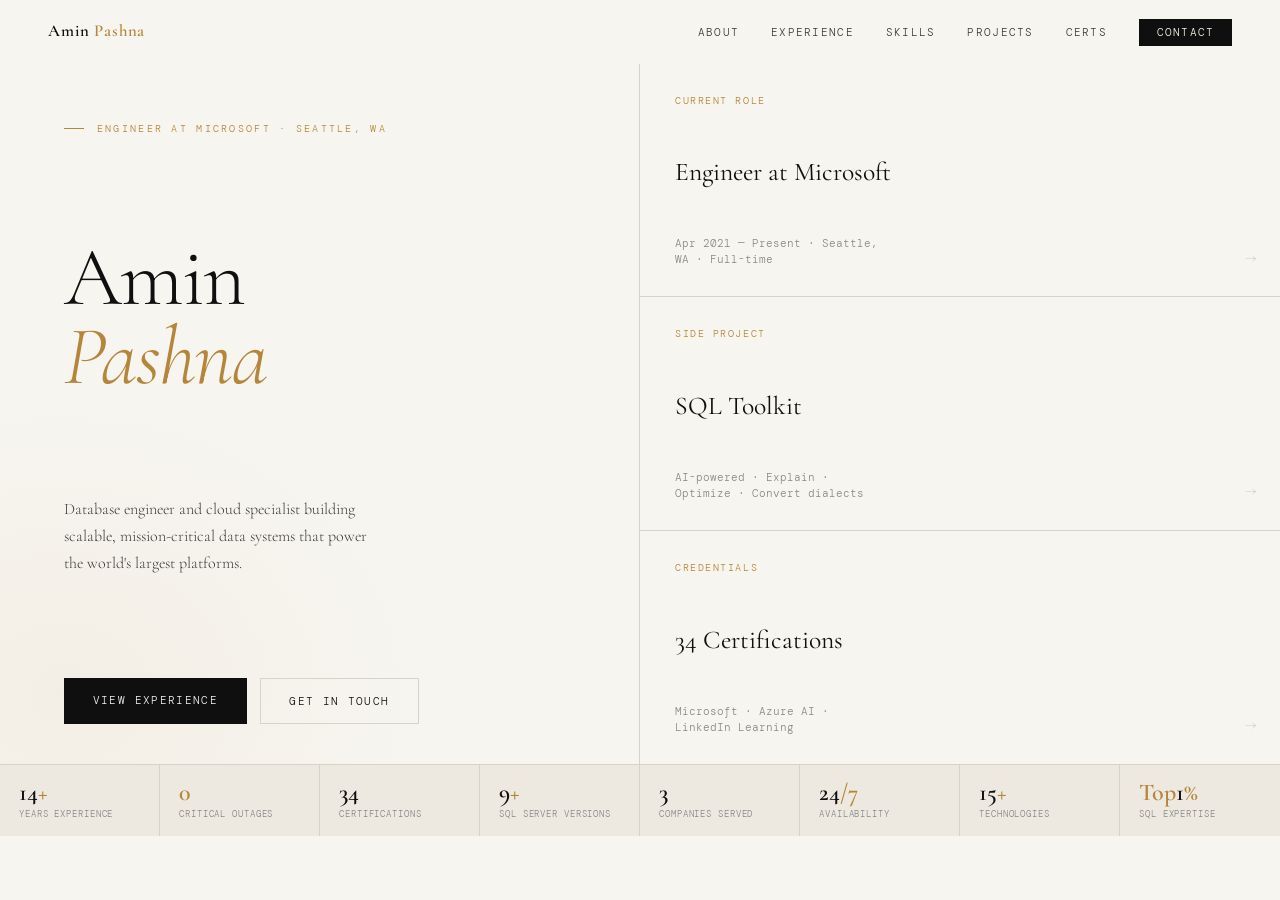
<file: index.html>
<!DOCTYPE html>
<html lang="en-US">
<head>
<meta charset="UTF-8" />
<meta name="viewport" content="width=device-width, initial-scale=1.0" />
<title>Amin Pashna — SQL Server & Azure Engineer at Microsoft | Seattle</title>
<meta name="description" content="Amin Pashna — Engineer at Microsoft in Seattle. 14+ years of SQL Server, Azure, and data engineering experience. Former Senior DBA at iHerb and Senior Data Engineer at Universal Electronics." />
<meta name="author" content="Amin Pashna" />
<link rel="canonical" href="https://aminpashna.com/" />

<!-- Open Graph -->
<meta property="og:type" content="profile" />
<meta property="og:site_name" content="Amin Pashna" />
<meta property="og:title" content="Amin Pashna — Engineer at Microsoft" />
<meta property="og:description" content="Database engineer and cloud specialist with 14+ years building scalable data systems at Microsoft, iHerb, and Universal Electronics." />
<meta property="og:url" content="https://aminpashna.com/" />
<meta property="og:image" content="https://aminpashna.com/og-image.jpg" />
<meta property="og:image:width" content="1200" />
<meta property="og:image:height" content="630" />
<meta property="og:image:alt" content="Amin Pashna — Engineer at Microsoft" />
<meta property="profile:first_name" content="Amin" />
<meta property="profile:last_name" content="Pashna" />

<!-- Twitter / X -->
<meta name="twitter:card" content="summary_large_image" />
<meta name="twitter:title" content="Amin Pashna — Engineer at Microsoft" />
<meta name="twitter:description" content="Database engineer and cloud specialist with 14+ years building scalable data systems at Microsoft, iHerb, and Universal Electronics." />
<meta name="twitter:image" content="https://aminpashna.com/og-image.jpg" />

<!-- JSON-LD: Person -->
<script type="application/ld+json">
{
  "@context": "https://schema.org",
  "@type": "Person",
  "name": "Amin Pashna",
  "url": "https://aminpashna.com",
  "image": "https://aminpashna.com/og-image.jpg",
  "jobTitle": "Engineer",
  "worksFor": {
    "@type": "Organization",
    "name": "Microsoft",
    "url": "https://www.microsoft.com"
  },
  "address": {
    "@type": "PostalAddress",
    "addressLocality": "Seattle",
    "addressRegion": "WA",
    "addressCountry": "US"
  },
  "alumniOf": {
    "@type": "CollegeOrUniversity",
    "name": "Islamic Azad University"
  },
  "knowsAbout": [
    "SQL Server", "Microsoft Azure", "Data Engineering",
    "Database Replication", "Database Mirroring", "Log Shipping",
    "MongoDB", "T-SQL", "Query Optimization", "Cloud Data Warehousing",
    "Azure AI", "Generative AI", "Agentic AI", "Large Language Models",
    "High Availability", "Disaster Recovery"
  ],
  "sameAs": [
    "https://www.linkedin.com/in/amin-pashna-62b84ba1/",
    "https://github.com/aminpashna"
  ],
  "description": "Database engineer and cloud specialist with 14+ years of experience building scalable, high-performance data systems at Microsoft, iHerb, and Universal Electronics."
}
</script>

<!-- JSON-LD: FAQ -->
<script type="application/ld+json">
{
  "@context": "https://schema.org",
  "@type": "FAQPage",
  "mainEntity": [
    {
      "@type": "Question",
      "name": "Who is Amin Pashna?",
      "acceptedAnswer": {
        "@type": "Answer",
        "text": "Amin Pashna is a database and cloud engineer at Microsoft, based in Seattle, Washington. He has 14+ years of experience specializing in SQL Server, Microsoft Azure, and large-scale data engineering."
      }
    },
    {
      "@type": "Question",
      "name": "Where does Amin Pashna work?",
      "acceptedAnswer": {
        "@type": "Answer",
        "text": "Amin Pashna has worked at Microsoft as an Engineer since April 2021. Previously, he was a Senior Data Engineer at Universal Electronics (2019-2021) and Senior Database Administrator at iHerb Inc. for nearly 9 years (2011-2019)."
      }
    },
    {
      "@type": "Question",
      "name": "What are Amin Pashna's technical specialties?",
      "acceptedAnswer": {
        "@type": "Answer",
        "text": "Amin specializes in SQL Server administration and development, database replication, mirroring, log shipping, query performance optimization, MongoDB, and Microsoft Azure cloud data warehousing. He also works with Generative AI and Agentic AI architectures."
      }
    },
    {
      "@type": "Question",
      "name": "How many years of experience does Amin Pashna have?",
      "acceptedAnswer": {
        "@type": "Answer",
        "text": "Amin Pashna has over 14 years of professional experience in database engineering and cloud infrastructure, and holds 34 professional certifications."
      }
    },
    {
      "@type": "Question",
      "name": "How can I contact Amin Pashna?",
      "acceptedAnswer": {
        "@type": "Answer",
        "text": "You can use the contact form at aminpashna.com/contact.html or connect via LinkedIn at linkedin.com/in/amin-pashna-62b84ba1."
      }
    }
  ]
}
</script>
<link rel="icon" type="image/x-icon" href="favicon.ico" />
<link rel="icon" type="image/svg+xml" href="favicon.svg" />
<link rel="shortcut icon" href="favicon.ico" />
<link rel="stylesheet" href="style.css" />
<style>
html, body {
height: 100%;
overflow: hidden;
}
.page {
height: calc(100vh - var(--nav-h));
overflow: hidden;
display: grid;
grid-template-columns: 1fr 1fr;
grid-template-rows: 1fr auto;
}
/* ── LEFT PANEL ── */
.home-left {
padding: 3.5rem 3rem 2.5rem 4rem;
display: flex;
flex-direction: column;
justify-content: space-between;
border-right: 1px solid var(--rule);
position: relative;
overflow: hidden;
}
.home-left-bg {
position: absolute; inset: 0; pointer-events: none;
background: radial-gradient(ellipse 80% 60% at 10% 90%, rgba(181,134,58,.06) 0%, transparent 70%);
}
.home-eyebrow {
font-family: var(--font-mono); font-size: .65rem;
letter-spacing: .22em; text-transform: uppercase;
color: var(--accent); display: flex; align-items: center; gap: .8rem;
opacity: 0; animation: fadeUp .7s .1s forwards;
}
.home-eyebrow::before { content: ''; width: 20px; height: 1px; background: var(--accent); }
.home-name {
font-family: var(--font-display);
font-size: clamp(3.8rem, 6.5vw, 7rem);
font-weight: 300; line-height: .95;
letter-spacing: -.02em; color: var(--ink);
opacity: 0; animation: fadeUp .9s .2s forwards;
}
.home-name em { font-style: italic; color: var(--accent); display: block; }
.home-tagline {
font-size: 1rem; color: var(--ink-soft);
max-width: 38ch; line-height: 1.7;
opacity: 0; animation: fadeUp .9s .35s forwards;
}
.home-cta {
display: flex; gap: .8rem; flex-wrap: wrap;
opacity: 0; animation: fadeUp .9s .5s forwards;
}
/* ── RIGHT PANEL ── */
.home-right {
display: grid;
grid-template-rows: 1fr 1fr 1fr;
overflow: hidden;
}
.home-card {
padding: 1.8rem 2.2rem;
border-bottom: 1px solid var(--rule);
display: flex; flex-direction: column; justify-content: space-between;
text-decoration: none; color: inherit;
position: relative; overflow: hidden;
transition: background .25s;
opacity: 0; animation: fadeIn .8s forwards;
}
.home-card:nth-child(1) { animation-delay: .3s; }
.home-card:nth-child(2) { animation-delay: .45s; }
.home-card:nth-child(3) { animation-delay: .6s; border-bottom: none; }
.home-card:hover { background: var(--paper-warm); }
.home-card::after {
content: '→'; position: absolute;
right: 1.5rem; bottom: 1.5rem;
font-size: 1.1rem; color: var(--rule);
transition: color .2s, right .2s;
}
.home-card:hover::after { color: var(--accent); right: 1.2rem; }
.home-card-label {
font-family: var(--font-mono); font-size: .6rem;
letter-spacing: .16em; text-transform: uppercase; color: var(--accent);
}
.home-card-title {
font-family: var(--font-display); font-size: 1.6rem;
font-weight: 400; color: var(--ink); line-height: 1.15;
}
.home-card-sub {
font-family: var(--font-mono); font-size: .68rem;
color: var(--ink-muted); max-width: 30ch; line-height: 1.5;
}
/* ── BOTTOM BAR ── */
.home-bottom {
grid-column: 1 / -1;
display: grid;
grid-template-columns: repeat(8, 1fr);
border-top: 1px solid var(--rule);
background: var(--paper-warm);
opacity: 0; animation: fadeUp .8s .7s forwards;
}
.home-stat {
padding: 1rem 1.2rem;
border-right: 1px solid var(--rule);
display: flex; flex-direction: column; gap: .2rem;
}
.home-stat:last-child { border-right: none; }
.home-stat-num {
font-family: var(--font-display); font-size: 1.5rem;
font-weight: 600; color: var(--ink); line-height: 1;
}
.home-stat-num em { font-style: normal; color: var(--accent); }
.home-stat-label {
font-family: var(--font-mono); font-size: .55rem;
letter-spacing: .1em; text-transform: uppercase; color: var(--ink-muted);
line-height: 1.3;
}
/* ── MOBILE ── */
@media (max-width: 768px) {
html, body { overflow: auto; }
.page {
height: auto;
overflow: visible;
grid-template-columns: 1fr;
grid-template-rows: auto;
}
.home-left {
padding: 2.5rem 1.5rem;
border-right: none;
border-bottom: 1px solid var(--rule);
gap: 1.8rem;
}
.home-right { grid-template-rows: repeat(3, auto); }
.home-card { padding: 1.4rem 1.5rem; min-height: 120px; }
.home-bottom {
grid-template-columns: repeat(4, 1fr);
grid-template-rows: repeat(2, auto);
}
.home-stat:nth-child(4) { border-right: none; }
.home-stat:nth-child(n+5) { border-top: 1px solid var(--rule); }
.home-stat { padding: .8rem 1rem; }
.home-stat-num { font-size: 1.2rem; }
}
</style>
</head>
<body>
<nav id="nav">
<a href="index.html" class="nav-logo">Amin <span>Pashna</span></a>
<ul class="nav-links">
<li><a href="about.html">About</a></li>
<li><a href="experience.html">Experience</a></li>
<li><a href="skills.html">Skills</a></li>
<li><a href="projects.html">Projects</a></li>
<li><a href="certifications.html">Certs</a></li>
<li><a href="contact.html" class="nav-cta">Contact</a></li>
</ul>
</nav>
<button class="nav-burger" id="burger" aria-label="Open menu"><span></span><span></span><span></span></button>
<div class="nav-drawer" id="drawer">
<ul>
<li><a href="about.html">About</a></li>
<li><a href="experience.html">Experience</a></li>
<li><a href="skills.html">Skills</a></li>
<li><a href="projects.html">Projects</a></li>
<li><a href="certifications.html">Certs</a></li>
</ul>
<a href="contact.html" class="drawer-cta">Contact</a>
</div>
<div class="page">
<!-- LEFT -->
<div class="home-left">
<div class="home-left-bg"></div>
<p class="home-eyebrow">Engineer at Microsoft · Seattle, WA</p>
<h1 class="home-name">Amin<em>Pashna</em></h1>
<p class="home-tagline">Database engineer and cloud specialist building scalable, mission-critical data systems that power the world's largest platforms.</p>
<div class="home-cta">
<a href="experience.html" class="btn btn-primary">View Experience</a>
<a href="contact.html" class="btn btn-outline">Get in Touch</a>
</div>
</div>
<!-- RIGHT -->
<div class="home-right">
<a href="experience.html" class="home-card">
<span class="home-card-label">Current Role</span>
<div class="home-card-title">Engineer at Microsoft</div>
<span class="home-card-sub">Apr 2021 — Present · Seattle, WA · Full-time</span>
</a>
<a href="projects.html" class="home-card">
<span class="home-card-label">Side Project</span>
<div class="home-card-title">SQL Toolkit</div>
<span class="home-card-sub">AI-powered · Explain · Optimize · Convert dialects</span>
</a>
<a href="certifications.html" class="home-card">
<span class="home-card-label">Credentials</span>
<div class="home-card-title">34 Certifications</div>
<span class="home-card-sub">Microsoft · Azure AI · LinkedIn Learning</span>
</a>
</div>
<!-- BOTTOM STATS BAR -->
<div class="home-bottom">
<div class="home-stat"><div class="home-stat-num">14<em>+</em></div><div class="home-stat-label">Years experience</div></div>
<div class="home-stat"><div class="home-stat-num"><em>0</em></div><div class="home-stat-label">Critical outages</div></div>
<div class="home-stat"><div class="home-stat-num">34</div><div class="home-stat-label">Certifications</div></div>
<div class="home-stat"><div class="home-stat-num">9<em>+</em></div><div class="home-stat-label">SQL Server versions</div></div>
<div class="home-stat"><div class="home-stat-num">3</div><div class="home-stat-label">Companies served</div></div>
<div class="home-stat"><div class="home-stat-num">24<em>/7</em></div><div class="home-stat-label">Availability</div></div>
<div class="home-stat"><div class="home-stat-num">15<em>+</em></div><div class="home-stat-label">Technologies</div></div>
<div class="home-stat"><div class="home-stat-num"><em>Top</em>1<em>%</em></div><div class="home-stat-label">SQL expertise</div></div>
</div>
</div>
<script>
const nav = document.getElementById('nav');
// Mobile nav
const burger = document.getElementById('burger');
const drawer = document.getElementById('drawer');
if (burger && drawer) {
burger.addEventListener('click', () => {
const isOpen = drawer.classList.toggle('open');
burger.classList.toggle('open', isOpen);
document.body.style.overflow = isOpen ? 'hidden' : '';
});
drawer.querySelectorAll('a').forEach(a => a.addEventListener('click', () => {
drawer.classList.remove('open');
burger.classList.remove('open');
document.body.style.overflow = '';
}));
document.addEventListener('click', (e) => {
if (drawer.classList.contains('open') && !drawer.contains(e.target) && !burger.contains(e.target)) {
drawer.classList.remove('open');
burger.classList.remove('open');
document.body.style.overflow = '';
}
});
}
</script>
</body>
</html>
</file>
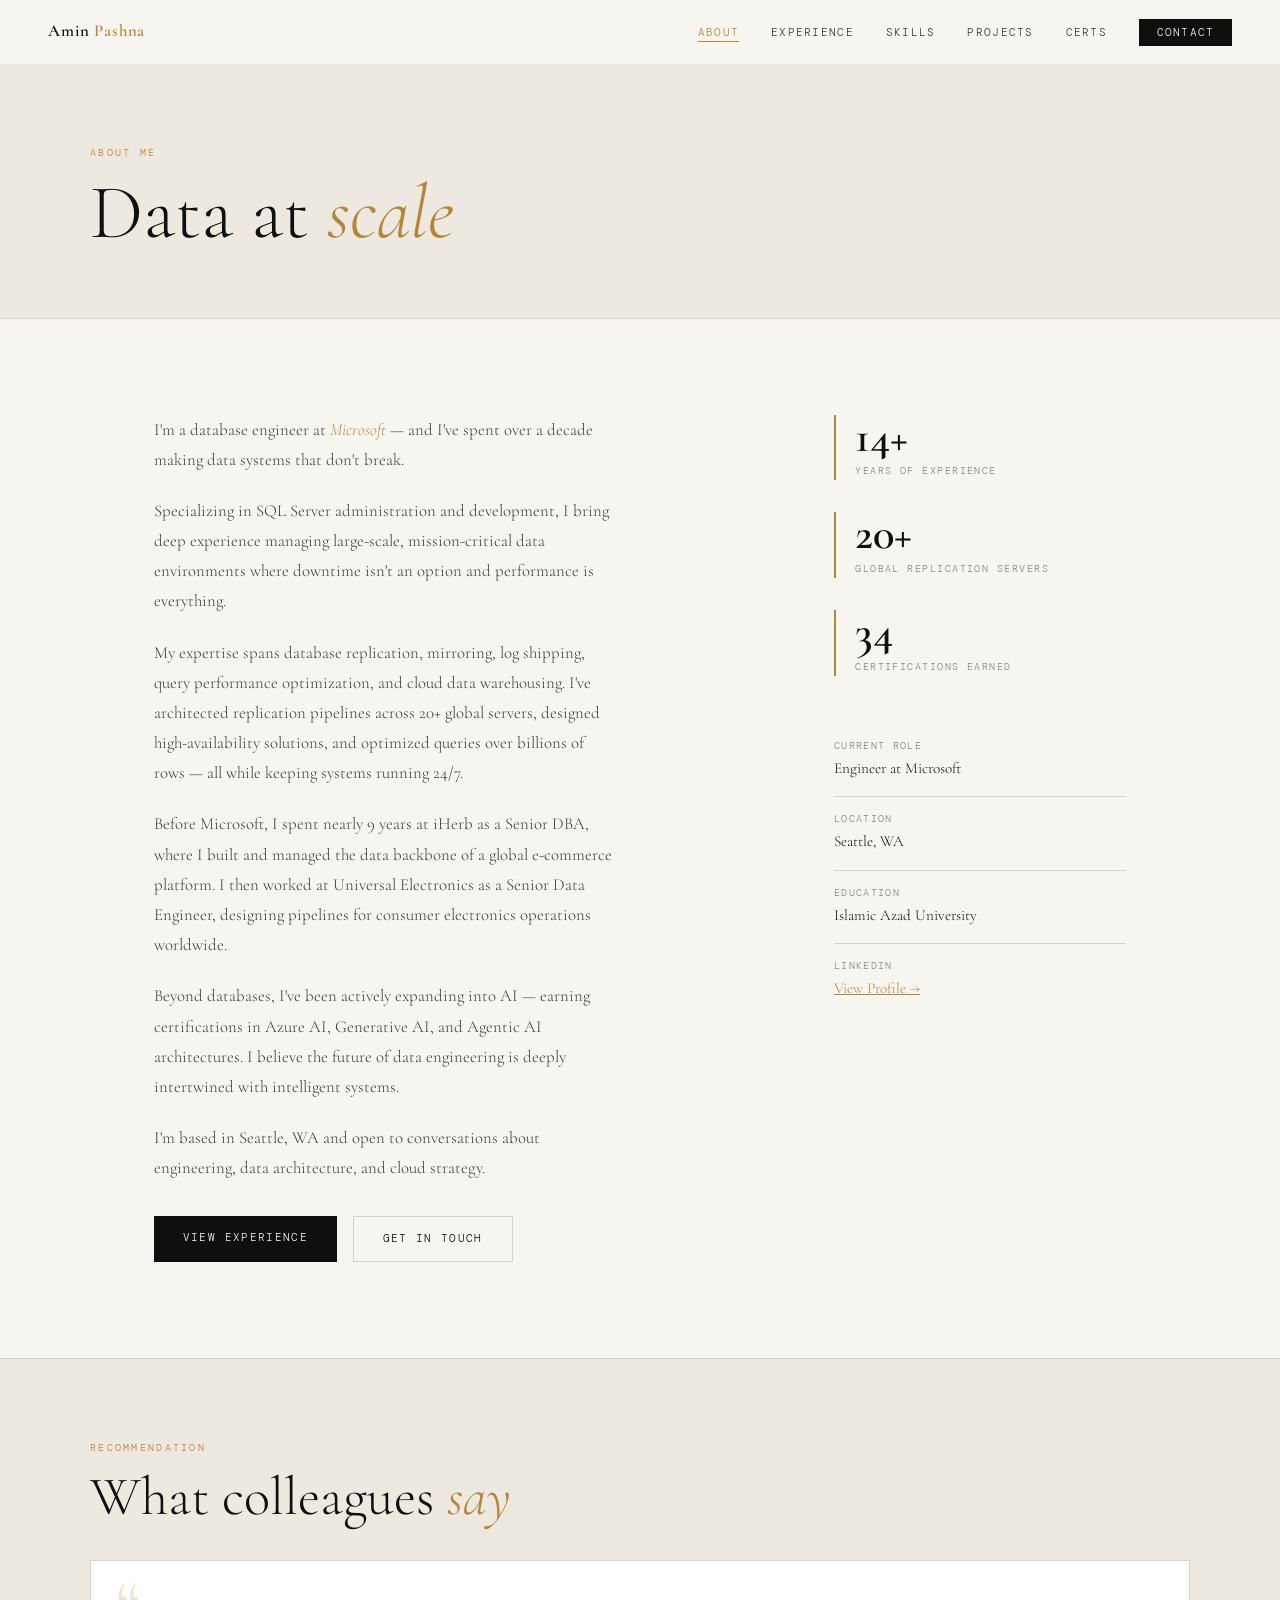
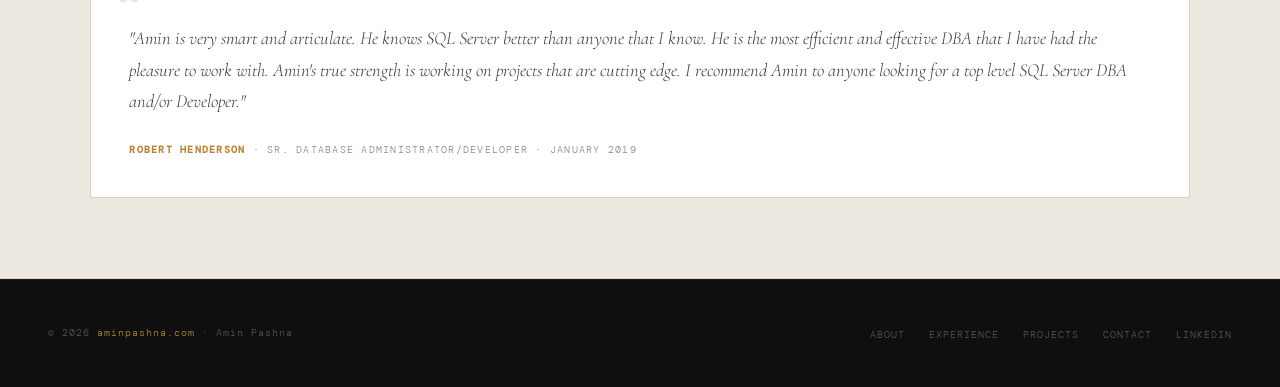
<file: about.html>
<!DOCTYPE html>
<html lang="en-US">
<head>
<meta charset="UTF-8" />
<meta name="viewport" content="width=device-width, initial-scale=1.0" />
<title>About Amin Pashna — Database & Cloud Engineer at Microsoft</title>
<meta name="description" content="Learn about Amin Pashna: 14+ years as a SQL Server and Azure engineer, currently at Microsoft in Seattle. Previously Senior DBA at iHerb and Senior Data Engineer at Universal Electronics." />
<meta name="author" content="Amin Pashna" />
<link rel="canonical" href="https://aminpashna.com/about.html" />

<!-- Open Graph -->
<meta property="og:type" content="profile" />
<meta property="og:site_name" content="Amin Pashna" />
<meta property="og:title" content="About Amin Pashna — Engineer at Microsoft" />
<meta property="og:description" content="Database engineer at Microsoft. 14+ years architecting high-availability SQL Server and Azure systems." />
<meta property="og:url" content="https://aminpashna.com/about.html" />
<meta property="og:image" content="https://aminpashna.com/og-image.jpg" />
<meta property="og:image:width" content="1200" />
<meta property="og:image:height" content="630" />
<meta property="og:image:alt" content="Amin Pashna — Engineer at Microsoft" />
<meta property="profile:first_name" content="Amin" />
<meta property="profile:last_name" content="Pashna" />

<!-- Twitter / X -->
<meta name="twitter:card" content="summary_large_image" />
<meta name="twitter:title" content="About Amin Pashna — Engineer at Microsoft" />
<meta name="twitter:description" content="Database engineer at Microsoft. 14+ years architecting high-availability SQL Server and Azure systems." />
<meta name="twitter:image" content="https://aminpashna.com/og-image.jpg" />

<!-- JSON-LD: Person -->
<script type="application/ld+json">
{
  "@context": "https://schema.org",
  "@type": "Person",
  "name": "Amin Pashna",
  "url": "https://aminpashna.com",
  "image": "https://aminpashna.com/og-image.jpg",
  "jobTitle": "Engineer",
  "worksFor": {
    "@type": "Organization",
    "name": "Microsoft",
    "url": "https://www.microsoft.com"
  },
  "address": {
    "@type": "PostalAddress",
    "addressLocality": "Seattle",
    "addressRegion": "WA",
    "addressCountry": "US"
  },
  "alumniOf": {
    "@type": "CollegeOrUniversity",
    "name": "Islamic Azad University"
  },
  "knowsAbout": [
    "SQL Server", "Microsoft Azure", "Data Engineering",
    "Database Replication", "Database Mirroring", "Log Shipping",
    "MongoDB", "T-SQL", "Query Optimization", "Cloud Data Warehousing",
    "Azure AI", "Generative AI", "Agentic AI", "Large Language Models",
    "High Availability", "Disaster Recovery"
  ],
  "sameAs": [
    "https://www.linkedin.com/in/amin-pashna-62b84ba1/",
    "https://github.com/aminpashna"
  ],
  "description": "Database engineer and cloud specialist with 14+ years of experience building scalable, high-performance data systems at Microsoft, iHerb, and Universal Electronics."
}
</script>
<link rel="icon" type="image/x-icon" href="favicon.ico" />
<link rel="icon" type="image/svg+xml" href="favicon.svg" />
<link rel="shortcut icon" href="favicon.ico" />
<link rel="stylesheet" href="style.css" />
<style>
.page-hero { padding: 5rem 4rem 4rem; background: var(--paper-warm); border-bottom: 1px solid var(--rule); }
.page-hero-inner { max-width: 1100px; margin: 0 auto; }
.page-hero h1 { font-family: var(--font-display); font-size: clamp(3rem,6vw,5rem); font-weight: 300; line-height: 1.05; margin-top: .5rem; }
.page-hero h1 em { font-style: italic; color: var(--accent); }
.about-body { max-width: 1100px; margin: 0 auto; padding: 6rem 4rem; display: grid; grid-template-columns: 2fr 1fr; gap: 6rem; align-items: start; }
.about-lead { font-family: var(--font-display); font-size: 1.5rem; font-weight: 300; color: var(--ink); line-height: 1.5; margin-bottom: 2rem; }
.about-lead em { font-style: italic; color: var(--accent); }
.about-text p { font-size: 1.05rem; color: var(--ink-soft); margin-bottom: 1.3rem; max-width: 58ch; line-height: 1.8; }
.about-sidebar { display: flex; flex-direction: column; gap: 2rem; }
.sidebar-fact { border-left: 2px solid var(--accent); padding-left: 1.2rem; }
.sidebar-fact-num { font-family: var(--font-display); font-size: 2.8rem; font-weight: 600; color: var(--ink); line-height: 1; }
.sidebar-fact-label { font-family: var(--font-mono); font-size: .65rem; letter-spacing: .14em; text-transform: uppercase; color: var(--ink-muted); margin-top: .2rem; }
.sidebar-info { margin-top: 1rem; }
.sidebar-info-item { display: flex; flex-direction: column; gap: .1rem; padding: .9rem 0; border-bottom: 1px solid var(--rule); }
.sidebar-info-item:last-child { border-bottom: none; }
.sidebar-info-label { font-family: var(--font-mono); font-size: .6rem; letter-spacing: .14em; text-transform: uppercase; color: var(--ink-muted); }
.sidebar-info-value { font-size: .95rem; color: var(--ink); }
.about-rec { background: var(--paper-warm); border-top: 1px solid var(--rule); border-bottom: 1px solid var(--rule); padding: 5rem 4rem; }
.about-rec-inner { max-width: 1100px; margin: 0 auto; }
.rec-card { background: var(--white); border: 1px solid var(--rule); padding: 2.4rem; position: relative; }
.rec-card::before { content: '\201C'; font-family: var(--font-display); font-size: 5rem; color: var(--accent-pale); position: absolute; top: .5rem; left: 1.5rem; line-height: 1; }
.rec-text { font-family: var(--font-display); font-size: 1.15rem; font-style: italic; color: var(--ink-soft); line-height: 1.7; padding-top: 1.5rem; margin-bottom: 1.5rem; }
.rec-author { font-family: var(--font-mono); font-size: .65rem; letter-spacing: .12em; text-transform: uppercase; color: var(--ink-muted); }
.rec-author strong { color: var(--accent); }
@media (max-width: 860px) {
.page-hero { padding: 4rem 2rem 3rem; }
.about-body { grid-template-columns: 1fr; padding: 4rem 2rem; gap: 3rem; }
.about-rec { padding: 4rem 2rem; }
}
@media (max-width: 768px) {
.about-body { grid-template-columns: 1fr; padding: 3rem 1.5rem; gap: 2.5rem; }
.about-lead { font-size: 1.2rem; }
.about-rec { padding: 3rem 1.5rem; }
}
</style>
</head>
<body>
<nav id="nav">
<a href="index.html" class="nav-logo">Amin <span>Pashna</span></a>
<ul class="nav-links">
<li><a href="about.html" class="active">About</a></li>
<li><a href="experience.html">Experience</a></li>
<li><a href="skills.html">Skills</a></li>
<li><a href="projects.html">Projects</a></li>
<li><a href="certifications.html">Certs</a></li>
<li><a href="contact.html" class="nav-cta">Contact</a></li>
</ul>
</nav>
<button class="nav-burger" id="burger" aria-label="Open menu"><span></span><span></span><span></span></button>
<div class="nav-drawer" id="drawer">
<ul>
<li><a href="about.html" class="active">About</a></li>
<li><a href="experience.html">Experience</a></li>
<li><a href="skills.html">Skills</a></li>
<li><a href="projects.html">Projects</a></li>
<li><a href="certifications.html">Certs</a></li>
</ul>
<a href="contact.html" class="drawer-cta">Contact</a>
</div>
<div class="page">
<div class="page-hero">
<div class="page-hero-inner">
<span class="section-label">About Me</span>
<h1>Data at <em>scale</em></h1>
</div>
</div>
<div class="about-body">
<div class="about-text reveal">
<p class="about-lead">I'm a database engineer at <em>Microsoft</em> — and I've spent over a decade making data systems that don't break.</p>
<p>Specializing in SQL Server administration and development, I bring deep experience managing large-scale, mission-critical data environments where downtime isn't an option and performance is everything.</p>
<p>My expertise spans database replication, mirroring, log shipping, query performance optimization, and cloud data warehousing. I've architected replication pipelines across 20+ global servers, designed high-availability solutions, and optimized queries over billions of rows — all while keeping systems running 24/7.</p>
<p>Before Microsoft, I spent nearly 9 years at iHerb as a Senior DBA, where I built and managed the data backbone of a global e-commerce platform. I then worked at Universal Electronics as a Senior Data Engineer, designing pipelines for consumer electronics operations worldwide.</p>
<p>Beyond databases, I've been actively expanding into AI — earning certifications in Azure AI, Generative AI, and Agentic AI architectures. I believe the future of data engineering is deeply intertwined with intelligent systems.</p>
<p>I'm based in Seattle, WA and open to conversations about engineering, data architecture, and cloud strategy.</p>
<div style="margin-top:2rem; display:flex; gap:1rem; flex-wrap:wrap;">
<a href="experience.html" class="btn btn-primary">View Experience</a>
<a href="contact.html" class="btn btn-outline">Get in Touch</a>
</div>
</div>
<div class="about-sidebar reveal">
<div class="sidebar-fact"><div class="sidebar-fact-num">14+</div><div class="sidebar-fact-label">Years of experience</div></div>
<div class="sidebar-fact"><div class="sidebar-fact-num">20+</div><div class="sidebar-fact-label">Global replication servers</div></div>
<div class="sidebar-fact"><div class="sidebar-fact-num">34</div><div class="sidebar-fact-label">Certifications earned</div></div>
<div class="sidebar-info">
<div class="sidebar-info-item">
<span class="sidebar-info-label">Current Role</span>
<span class="sidebar-info-value">Engineer at Microsoft</span>
</div>
<div class="sidebar-info-item">
<span class="sidebar-info-label">Location</span>
<span class="sidebar-info-value">Seattle, WA</span>
</div>
<div class="sidebar-info-item">
<span class="sidebar-info-label">Education</span>
<span class="sidebar-info-value">Islamic Azad University</span>
</div>
<div class="sidebar-info-item">
<span class="sidebar-info-label">LinkedIn</span>
<span class="sidebar-info-value"><a href="https://linkedin.com/in/amin-pashna-62b84ba1" target="_blank" style="color:var(--accent)">View Profile →</a></span>
</div>
</div>
</div>
</div>
<div class="about-rec">
<div class="about-rec-inner">
<span class="section-label">Recommendation</span>
<h2 class="section-title" style="margin-bottom:2rem;">What colleagues <em>say</em></h2>
<div class="rec-card reveal">
<p class="rec-text">"Amin is very smart and articulate. He knows SQL Server better than anyone that I know. He is the most efficient and effective DBA that I have had the pleasure to work with. Amin's true strength is working on projects that are cutting edge. I recommend Amin to anyone looking for a top level SQL Server DBA and/or Developer."</p>
<p class="rec-author"><strong>Robert Henderson</strong> · Sr. Database Administrator/Developer · January 2019</p>
</div>
</div>
</div>
</div>
<footer>
<p>© 2026 <a href="index.html">aminpashna.com</a> · Amin Pashna</p>
<ul class="footer-links">
<li><a href="about.html">About</a></li>
<li><a href="experience.html">Experience</a></li>
<li><a href="projects.html">Projects</a></li>
<li><a href="contact.html">Contact</a></li>
<li><a href="https://linkedin.com/in/amin-pashna-62b84ba1" target="_blank">LinkedIn</a></li>
</ul>
</footer>
<script>
const nav = document.getElementById('nav');
// Mobile nav
const burger = document.getElementById('burger');
const drawer = document.getElementById('drawer');
if (burger && drawer) {
burger.addEventListener('click', () => {
const isOpen = drawer.classList.toggle('open');
burger.classList.toggle('open', isOpen);
document.body.style.overflow = isOpen ? 'hidden' : '';
});
drawer.querySelectorAll('a').forEach(a => a.addEventListener('click', () => {
drawer.classList.remove('open');
burger.classList.remove('open');
document.body.style.overflow = '';
}));
// Close on outside click
document.addEventListener('click', (e) => {
if (drawer.classList.contains('open') && !drawer.contains(e.target) && !burger.contains(e.target)) {
drawer.classList.remove('open');
burger.classList.remove('open');
document.body.style.overflow = '';
}
});
}
window.addEventListener('scroll', () => nav.classList.toggle('scrolled', window.scrollY > 20));
const io = new IntersectionObserver(entries => entries.forEach((e,i) => { if(e.isIntersecting) setTimeout(()=>e.target.classList.add('visible'),i*100); }), {threshold:.1});
document.querySelectorAll('.reveal').forEach(el => io.observe(el));
</script>
</body>
</html>
</file>
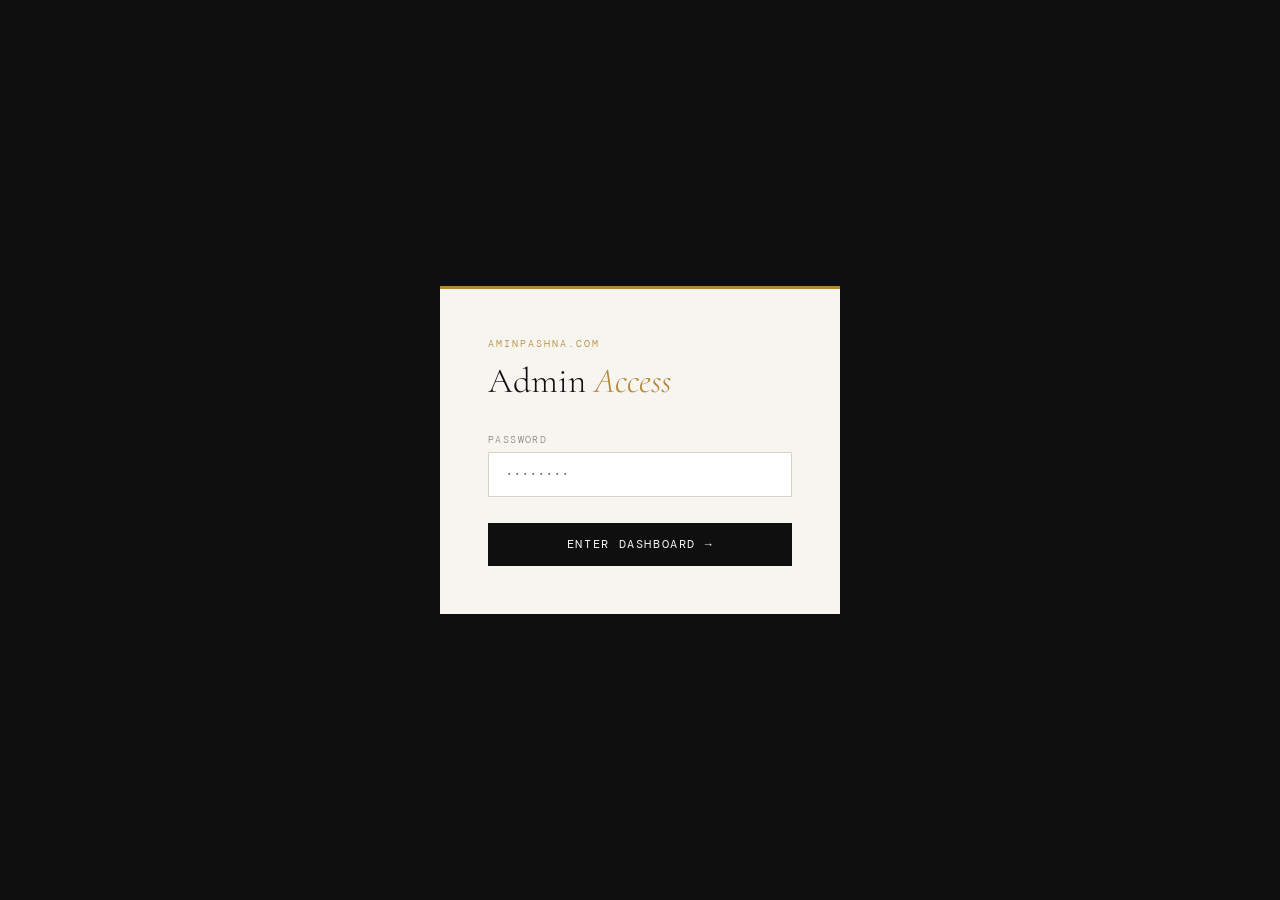
<file: admin.html>
<!DOCTYPE html>
<html lang="en">
<head>
<meta charset="UTF-8" />
<meta name="viewport" content="width=device-width, initial-scale=1.0" />
<meta name="robots" content="noindex, nofollow" />
<title>Admin — aminpashna.com</title>
<link rel="icon" type="image/x-icon" href="favicon.ico" />
<link rel="preconnect" href="https://fonts.googleapis.com" />
<link href="https://fonts.googleapis.com/css2?family=Cormorant+Garamond:ital,wght@0,300;0,400;0,600;1,300&family=DM+Mono:wght@300;400&display=swap" rel="stylesheet" />
<style>
*, *::before, *::after { box-sizing: border-box; margin: 0; padding: 0; }
:root {
  --ink: #0f0f0f; --ink-soft: #3a3a3a; --ink-muted: #888;
  --paper: #f7f5f0; --paper-warm: #ede9e0; --white: #fff;
  --accent: #b5863a; --accent-light: #d4a85a; --rule: #d8d3c8;
  --font-display: 'Cormorant Garamond', Georgia, serif;
  --font-mono: 'DM Mono', 'Courier New', monospace;
  --red: #c0392b; --green: #2e7d32;
}
body { background: var(--paper); color: var(--ink); font-family: var(--font-display); font-weight: 300; min-height: 100vh; }
#login-screen { min-height: 100vh; display: flex; align-items: center; justify-content: center; background: var(--ink); }
.login-box { width: 100%; max-width: 400px; padding: 3rem; border-top: 3px solid var(--accent); background: var(--paper); }
.login-eyebrow { font-family: var(--font-mono); font-size: .62rem; letter-spacing: .2em; text-transform: uppercase; color: var(--accent); margin-bottom: .8rem; }
.login-title { font-family: var(--font-display); font-size: 2.2rem; font-weight: 300; line-height: 1.1; margin-bottom: 2rem; color: var(--ink); }
.login-title em { font-style: italic; color: var(--accent); }
.form-group { margin-bottom: 1.2rem; }
.form-label { font-family: var(--font-mono); font-size: .62rem; letter-spacing: .14em; text-transform: uppercase; color: var(--ink-muted); display: block; margin-bottom: .4rem; }
.form-input { width: 100%; border: 1px solid var(--rule); padding: .8rem 1rem; font-family: var(--font-mono); font-size: .85rem; color: var(--ink); background: var(--white); outline: none; transition: border-color .2s; }
.form-input:focus { border-color: var(--accent); }
.login-btn { width: 100%; padding: .9rem; font-family: var(--font-mono); font-size: .72rem; letter-spacing: .14em; text-transform: uppercase; background: var(--ink); color: var(--paper); border: none; cursor: pointer; transition: background .2s; margin-top: .4rem; }
.login-btn:hover:not(:disabled) { background: var(--accent); }
.login-btn:disabled { opacity: .5; cursor: not-allowed; }
.login-error { margin-top: 1rem; padding: .7rem 1rem; background: #fdf2f2; border: 1px solid #f5c6cb; color: var(--red); font-family: var(--font-mono); font-size: .72rem; display: none; }
.lockout-msg { margin-top: 1rem; padding: .7rem 1rem; background: #fff8e1; border: 1px solid #ffe082; color: #7a5c00; font-family: var(--font-mono); font-size: .72rem; display: none; }
#dashboard { display: none; }
header { background: var(--ink); padding: 1.2rem 3rem; display: flex; justify-content: space-between; align-items: center; border-bottom: 1px solid #222; }
.header-logo { font-family: var(--font-display); font-size: 1rem; font-weight: 600; letter-spacing: .06em; color: var(--paper); text-decoration: none; }
.header-logo span { color: var(--accent); }
.header-right { display: flex; align-items: center; gap: 1.5rem; }
.header-label { font-family: var(--font-mono); font-size: .62rem; letter-spacing: .12em; text-transform: uppercase; color: #666; }
.logout-btn { font-family: var(--font-mono); font-size: .62rem; letter-spacing: .12em; text-transform: uppercase; color: var(--ink-muted); background: none; border: 1px solid #333; padding: .4rem .9rem; cursor: pointer; transition: all .2s; }
.logout-btn:hover { border-color: var(--accent); color: var(--accent); }
.dashboard-body { max-width: 1100px; margin: 0 auto; padding: 3rem 2rem; }
.stats-row { display: grid; grid-template-columns: repeat(auto-fit, minmax(180px, 1fr)); gap: 1rem; margin-bottom: 3rem; }
.stat-card { padding: 1.4rem 1.6rem; border: 1px solid var(--rule); background: var(--white); }
.stat-num { font-family: var(--font-display); font-size: 2.6rem; font-weight: 600; color: var(--ink); line-height: 1; }
.stat-label { font-family: var(--font-mono); font-size: .65rem; letter-spacing: .14em; text-transform: uppercase; color: var(--ink-muted); margin-top: .3rem; }
.section-header { display: flex; justify-content: space-between; align-items: baseline; margin-bottom: 1.2rem; }
.section-title { font-family: var(--font-display); font-size: 1.8rem; font-weight: 300; }
.section-title em { font-style: italic; color: var(--accent); }
.refresh-btn { font-family: var(--font-mono); font-size: .62rem; letter-spacing: .12em; text-transform: uppercase; color: var(--ink-muted); background: none; border: 1px solid var(--rule); padding: .4rem .9rem; cursor: pointer; transition: all .2s; }
.refresh-btn:hover { border-color: var(--accent); color: var(--accent); }
.user-table { width: 100%; border-collapse: collapse; }
.user-table th { font-family: var(--font-mono); font-size: .62rem; letter-spacing: .14em; text-transform: uppercase; color: var(--ink-muted); text-align: left; padding: .7rem 1rem; border-bottom: 2px solid var(--rule); background: var(--paper-warm); }
.user-table td { padding: .9rem 1rem; border-bottom: 1px solid var(--rule); font-size: .95rem; vertical-align: middle; }
.user-table tr:last-child td { border-bottom: none; }
.user-table tr:hover td { background: var(--paper-warm); }
.user-name { font-weight: 400; color: var(--ink); }
.user-email { font-family: var(--font-mono); font-size: .75rem; color: var(--ink-muted); }
.uses-bar-wrap { display: flex; align-items: center; gap: .7rem; }
.uses-bar { height: 4px; background: var(--rule); flex: 1; max-width: 80px; }
.uses-bar-fill { height: 100%; background: var(--accent); }
.uses-num { font-family: var(--font-mono); font-size: .72rem; color: var(--ink-muted); min-width: 3rem; }
.joined-date { font-family: var(--font-mono); font-size: .72rem; color: var(--ink-muted); }
.badge { display: inline-block; font-family: var(--font-mono); font-size: .6rem; letter-spacing: .08em; text-transform: uppercase; padding: .2rem .5rem; border: 1px solid; }
.badge-active { border-color: var(--green); color: var(--green); }
.badge-inactive { border-color: var(--rule); color: var(--ink-muted); }
.loading-row td { text-align: center; padding: 3rem; font-family: var(--font-mono); font-size: .75rem; color: var(--ink-muted); letter-spacing: .1em; }
footer { margin-top: 4rem; padding: 1.5rem 2rem; border-top: 1px solid var(--rule); font-family: var(--font-mono); font-size: .62rem; color: var(--ink-muted); text-align: center; }
</style>
</head>
<body>

<div id="login-screen">
  <div class="login-box">
    <p class="login-eyebrow">aminpashna.com</p>
    <h1 class="login-title">Admin <em>Access</em></h1>
    <div class="form-group">
      <label class="form-label" for="admin-pass">Password</label>
      <input class="form-input" type="password" id="admin-pass" placeholder="········" autocomplete="off" />
    </div>
    <button class="login-btn" id="login-btn" onclick="adminLogin()">Enter Dashboard →</button>
    <div class="login-error" id="login-error">Incorrect password.</div>
    <div class="lockout-msg" id="lockout-msg"></div>
  </div>
</div>

<div id="dashboard">
  <header>
    <a href="index.html" class="header-logo">Amin <span>Pashna</span></a>
    <div class="header-right">
      <span class="header-label">Admin Dashboard</span>
      <button class="logout-btn" onclick="adminLogout()">Sign Out</button>
    </div>
  </header>
  <div class="dashboard-body">
    <div class="stats-row">
      <div class="stat-card"><div class="stat-num" id="stat-total">—</div><div class="stat-label">Total Users</div></div>
      <div class="stat-card"><div class="stat-num" id="stat-queries">—</div><div class="stat-label">Total Queries</div></div>
      <div class="stat-card"><div class="stat-num" id="stat-active">—</div><div class="stat-label">Active Users</div></div>
      <div class="stat-card"><div class="stat-num" id="stat-today">—</div><div class="stat-label">Joined Today</div></div>
    </div>
    <div class="section-header">
      <h2 class="section-title">Registered <em>Users</em></h2>
      <button class="refresh-btn" onclick="loadUsers()">↻ Refresh</button>
    </div>
    <table class="user-table">
      <thead><tr><th>Name</th><th>Email</th><th>Queries Used</th><th>Joined</th><th>Status</th></tr></thead>
      <tbody id="user-tbody"><tr class="loading-row"><td colspan="5">LOADING USERS...</td></tr></tbody>
    </table>
    <footer>aminpashna.com · Admin · Data stored in Cloudflare KV</footer>
  </div>
</div>

<script>
  const MAX_ATTEMPTS = 5;
  const LOCKOUT_MS = 5 * 60 * 1000;
  const ATTEMPT_KEY = 'admin_attempts';
  const LOCKOUT_KEY = 'admin_lockout_until';
  const API = 'https://sql-toolkit-proxy.amin-p.workers.dev';
  let _sessionKey = null;

  (function init() { enforceLockout(); })();

  document.getElementById('admin-pass').addEventListener('keydown', function(e) {
    if (e.key === 'Enter') adminLogin();
  });

  function getAttempts() { return parseInt(localStorage.getItem(ATTEMPT_KEY) || '0', 10); }
  function getLockout()  { return parseInt(localStorage.getItem(LOCKOUT_KEY)  || '0', 10); }

  function recordFailure() {
    var a = getAttempts() + 1;
    localStorage.setItem(ATTEMPT_KEY, a);
    if (a >= MAX_ATTEMPTS) { localStorage.setItem(LOCKOUT_KEY, Date.now() + LOCKOUT_MS); enforceLockout(); }
    return a;
  }

  function clearFailures() { localStorage.removeItem(ATTEMPT_KEY); localStorage.removeItem(LOCKOUT_KEY); }

  function enforceLockout() {
    var until = getLockout();
    if (!until || Date.now() >= until) return false;
    var btn = document.getElementById('login-btn');
    var msg = document.getElementById('lockout-msg');
    btn.disabled = true; msg.style.display = 'block';
    msg.textContent = 'Too many attempts. Try again in ' + Math.ceil((until - Date.now()) / 1000) + 's.';
    var t = setInterval(function() {
      var left = Math.ceil((getLockout() - Date.now()) / 1000);
      if (left <= 0) { clearInterval(t); btn.disabled = false; msg.style.display = 'none'; localStorage.removeItem(LOCKOUT_KEY); localStorage.setItem(ATTEMPT_KEY,'0'); }
      else { msg.textContent = 'Too many attempts. Try again in ' + left + 's.'; }
    }, 1000);
    return true;
  }

  async function adminLogin() {
    if (enforceLockout()) return;
    var pass = document.getElementById('admin-pass').value;
    if (!pass) return;
    var btn = document.getElementById('login-btn');
    btn.disabled = true; btn.textContent = 'Verifying...';
    try {
      var res = await fetch(API + '/admin/users', { method:'POST', headers:{'Content-Type':'application/json'}, body:JSON.stringify({adminKey:pass}) });
      var data = await res.json();
      if (res.ok) {
        clearFailures();
        _sessionKey = pass;
        sessionStorage.setItem('admin_auth','true');
        document.getElementById('login-screen').style.display = 'none';
        document.getElementById('dashboard').style.display = 'block';
        renderUsers(Array.isArray(data.users) ? data.users : []);
      } else {
        var att = recordFailure();
        var left = MAX_ATTEMPTS - att;
        var errEl = document.getElementById('login-error');
        errEl.style.display = 'block';
        errEl.textContent = left > 0 ? 'Incorrect password. ' + left + ' attempt' + (left!==1?'s':'') + ' remaining.' : 'Too many failed attempts. You are now locked out.';
        document.getElementById('admin-pass').value = ''; document.getElementById('admin-pass').focus();
      }
    } catch(e) {
      document.getElementById('login-error').style.display = 'block';
      document.getElementById('login-error').textContent = 'Network error. Please try again.';
    } finally { btn.disabled = false; btn.textContent = 'Enter Dashboard →'; }
  }

  function adminLogout() {
    _sessionKey = null; sessionStorage.removeItem('admin_auth');
    document.getElementById('dashboard').style.display = 'none';
    document.getElementById('login-screen').style.display = 'flex';
    document.getElementById('admin-pass').value = '';
  }

  async function loadUsers() {
    if (!_sessionKey) {
      document.getElementById('user-tbody').innerHTML = '<tr class="loading-row"><td colspan="5">Session expired. Please sign out and log in again.</td></tr>';
      return;
    }
    document.getElementById('user-tbody').innerHTML = '<tr class="loading-row"><td colspan="5">LOADING...</td></tr>';
    try {
      var res = await fetch(API + '/admin/users', { method:'POST', headers:{'Content-Type':'application/json'}, body:JSON.stringify({adminKey:_sessionKey}) });
      var data = await res.json();
      if (!res.ok) throw new Error(data.error||'Failed');
      renderUsers(Array.isArray(data.users) ? data.users : []);
    } catch(e) { document.getElementById('user-tbody').innerHTML = '<tr class="loading-row"><td colspan="5">Error: ' + esc(e.message) + '</td></tr>'; }
  }

  function renderUsers(users) {
    var today = new Date().toISOString().substring(0,10);
    document.getElementById('stat-total').textContent   = users.length;
    document.getElementById('stat-queries').textContent = users.reduce(function(s,u){return s+(u.uses||0);},0);
    document.getElementById('stat-active').textContent  = users.filter(function(u){return (u.uses||0)>0;}).length;
    document.getElementById('stat-today').textContent   = users.filter(function(u){return u.createdAt&&u.createdAt.startsWith(today);}).length;
    users.sort(function(a,b){return new Date(b.createdAt)-new Date(a.createdAt);});
    if (!users.length) { document.getElementById('user-tbody').innerHTML='<tr class="loading-row"><td colspan="5">No users yet.</td></tr>'; return; }
    document.getElementById('user-tbody').innerHTML = users.map(function(u) {
      var pct=Math.round(((u.uses||0)/20)*100);
      var date=u.createdAt?new Date(u.createdAt).toLocaleDateString('en-US',{month:'short',day:'numeric',year:'numeric'}):'—';
      var active=(u.uses||0)>0;
      return '<tr><td><div class="user-name">'+esc(u.name)+'</div></td><td><div class="user-email">'+esc(u.email)+'</div></td><td><div class="uses-bar-wrap"><div class="uses-bar"><div class="uses-bar-fill" style="width:'+pct+'%"></div></div><span class="uses-num">'+(u.uses||0)+' / 20</span></div></td><td><span class="joined-date">'+date+'</span></td><td><span class="badge '+(active?'badge-active':'badge-inactive')+'">'+(active?'Active':'New')+'</span></td></tr>';
    }).join('');
  }

  function esc(s) { return String(s||'').replace(/&/g,'&amp;').replace(/</g,'&lt;').replace(/>/g,'&gt;').replace(/"/g,'&quot;').replace(/'/g,'&#39;'); }
</script>
</body>
</html>
</file>
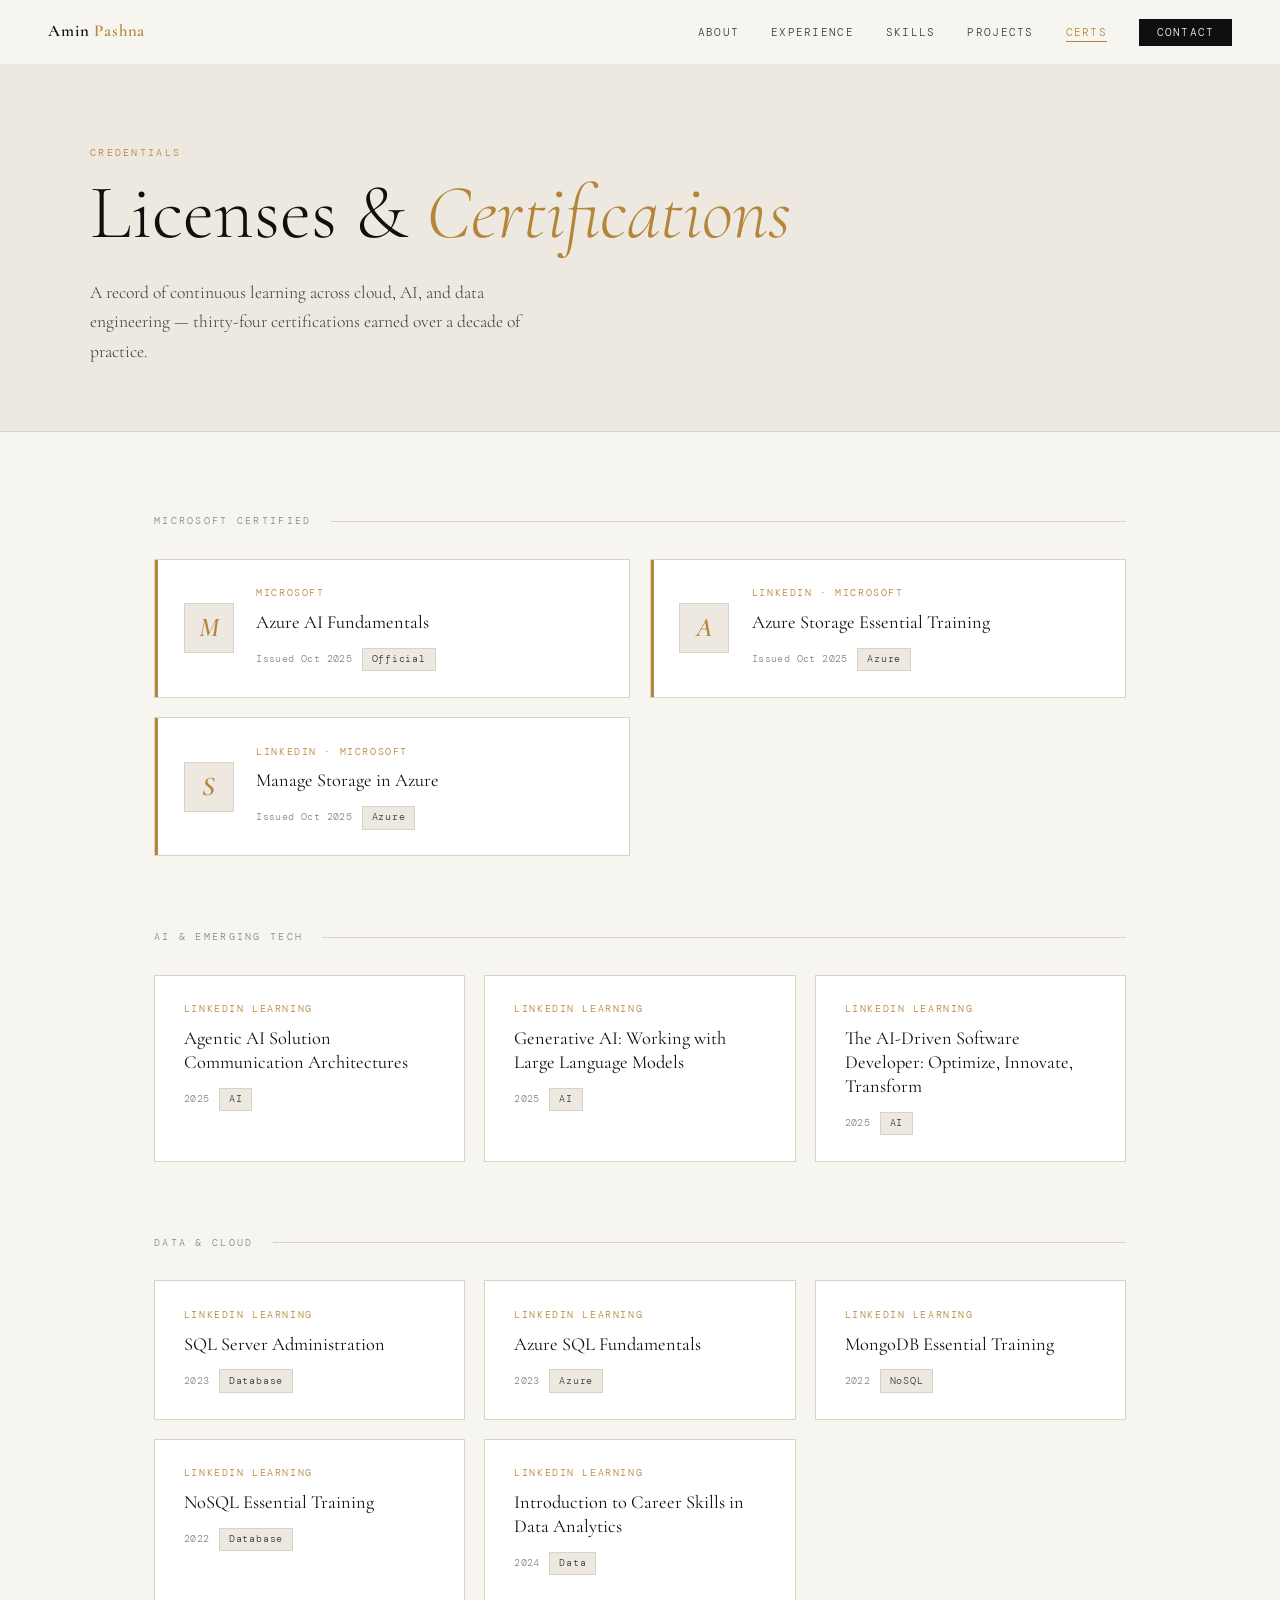
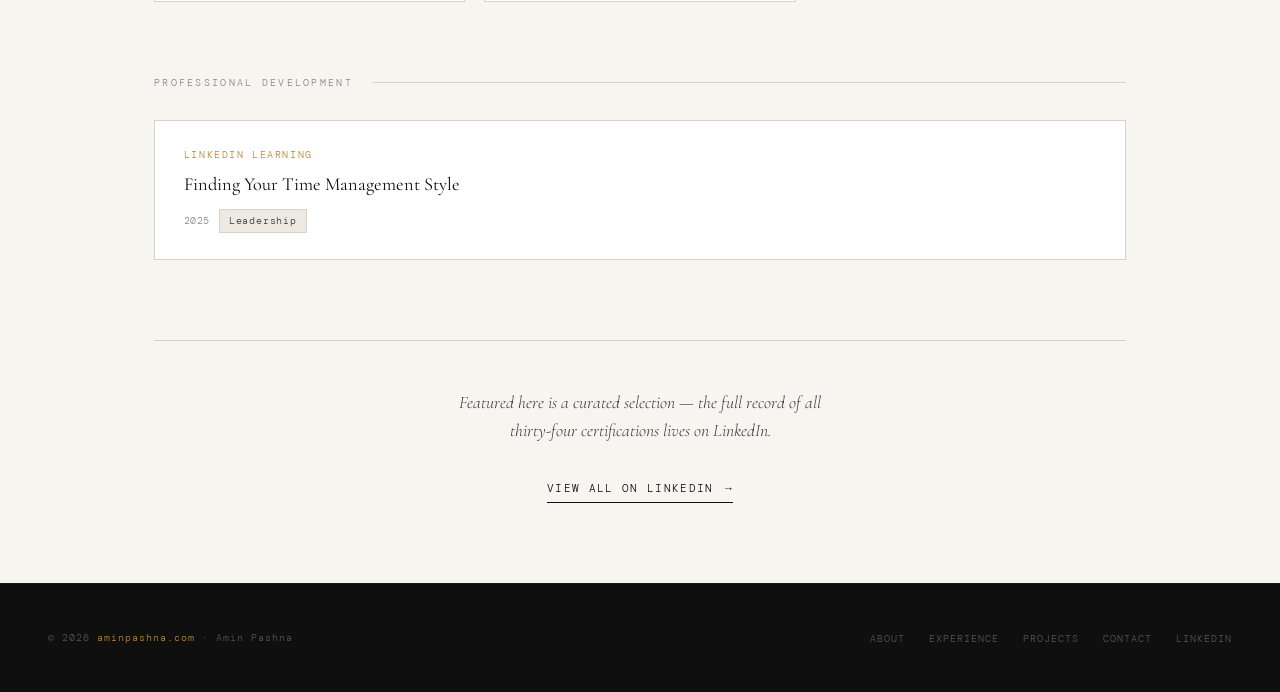
<file: certifications.html>
<!DOCTYPE html>
<html lang="en-US">
<head>
<meta charset="UTF-8" />
<meta name="viewport" content="width=device-width, initial-scale=1.0" />
<title>Certifications — Amin Pashna | 34 Microsoft, Azure & AI Credentials</title>
<meta name="description" content="34 professional certifications including Microsoft Certified Azure AI Fundamentals, Azure Storage, Generative AI, Agentic AI architectures, and Large Language Models." />
<meta name="author" content="Amin Pashna" />
<link rel="canonical" href="https://aminpashna.com/certifications.html" />

<!-- Open Graph -->
<meta property="og:type" content="profile" />
<meta property="og:site_name" content="Amin Pashna" />
<meta property="og:title" content="Certifications — Amin Pashna" />
<meta property="og:description" content="34 certifications: Microsoft Azure AI, Azure Storage, Generative AI, Agentic AI, LLMs." />
<meta property="og:url" content="https://aminpashna.com/certifications.html" />
<meta property="og:image" content="https://aminpashna.com/og-image.jpg" />
<meta property="og:image:width" content="1200" />
<meta property="og:image:height" content="630" />
<meta property="og:image:alt" content="Amin Pashna — Engineer at Microsoft" />
<meta property="profile:first_name" content="Amin" />
<meta property="profile:last_name" content="Pashna" />

<!-- Twitter / X -->
<meta name="twitter:card" content="summary_large_image" />
<meta name="twitter:title" content="Certifications — Amin Pashna" />
<meta name="twitter:description" content="34 certifications: Microsoft Azure AI, Azure Storage, Generative AI, Agentic AI, LLMs." />
<meta name="twitter:image" content="https://aminpashna.com/og-image.jpg" />

<!-- JSON-LD: Person -->
<script type="application/ld+json">
{
  "@context": "https://schema.org",
  "@type": "Person",
  "name": "Amin Pashna",
  "url": "https://aminpashna.com",
  "image": "https://aminpashna.com/og-image.jpg",
  "jobTitle": "Engineer",
  "worksFor": {
    "@type": "Organization",
    "name": "Microsoft",
    "url": "https://www.microsoft.com"
  },
  "address": {
    "@type": "PostalAddress",
    "addressLocality": "Seattle",
    "addressRegion": "WA",
    "addressCountry": "US"
  },
  "alumniOf": {
    "@type": "CollegeOrUniversity",
    "name": "Islamic Azad University"
  },
  "knowsAbout": [
    "SQL Server", "Microsoft Azure", "Data Engineering",
    "Database Replication", "Database Mirroring", "Log Shipping",
    "MongoDB", "T-SQL", "Query Optimization", "Cloud Data Warehousing",
    "Azure AI", "Generative AI", "Agentic AI", "Large Language Models",
    "High Availability", "Disaster Recovery"
  ],
  "sameAs": [
    "https://www.linkedin.com/in/amin-pashna-62b84ba1/",
    "https://github.com/aminpashna"
  ],
  "description": "Database engineer and cloud specialist with 14+ years of experience building scalable, high-performance data systems at Microsoft, iHerb, and Universal Electronics."
}
</script>
<link rel="icon" type="image/x-icon" href="favicon.ico" />
<link rel="icon" type="image/svg+xml" href="favicon.svg" />
<link rel="shortcut icon" href="favicon.ico" />
<link rel="stylesheet" href="style.css" />
<style>
/* ── PAGE HERO override (matches about.html scale) ── */
.page-hero { padding: 5rem 4rem 4rem; }
.page-hero h1 { font-size: clamp(3rem,6vw,5rem); margin-top: .5rem; }
.page-hero-sub { font-size: 1.1rem; color: var(--ink-soft); max-width: 56ch; margin-top: 1.5rem; line-height: 1.7; }
/* ── CERTS CONTENT ── */
.certs-body { max-width: 1100px; margin: 0 auto; padding: 5rem 4rem; }
/* Group header — typographic rule, no emoji */
.cert-group { margin-bottom: 4.5rem; }
.cert-group:last-of-type { margin-bottom: 0; }
.cert-group-header {
display: flex; align-items: center; gap: 1.2rem;
margin-bottom: 1.8rem;
}
.cert-group-label {
font-family: var(--font-mono); font-size: .65rem;
letter-spacing: .22em; text-transform: uppercase;
color: var(--ink-muted); white-space: nowrap;
}
.cert-group-rule {
flex: 1; height: 1px; background: var(--rule);
}
/* Featured cards (Microsoft official) — accent stripe */
.certs-grid-featured {
display: grid; grid-template-columns: repeat(auto-fit, minmax(320px, 1fr));
gap: 1.2rem;
}
.cert-featured {
display: grid; grid-template-columns: auto 1fr;
gap: 1.4rem; align-items: center;
padding: 1.6rem 1.8rem;
background: var(--white); border: 1px solid var(--rule);
position: relative; overflow: hidden;
transition: border-color .3s, transform .25s;
}
.cert-featured::before {
content: ''; position: absolute;
top: 0; left: 0; bottom: 0; width: 3px;
background: var(--accent);
}
.cert-featured:hover {
border-color: var(--accent-light);
transform: translateY(-2px);
}
.cert-mark {
width: 50px; height: 50px;
display: flex; align-items: center; justify-content: center;
background: var(--paper-warm); color: var(--accent);
font-family: var(--font-display); font-size: 1.7rem;
font-weight: 600; font-style: italic;
border: 1px solid var(--rule);
flex-shrink: 0;
}
/* Standard cert cards */
.certs-grid {
display: grid; grid-template-columns: repeat(auto-fit, minmax(280px, 1fr));
gap: 1.2rem;
}
.cert-card {
padding: 1.6rem 1.8rem;
border: 1px solid var(--rule); background: var(--white);
transition: border-color .25s, transform .2s;
position: relative; overflow: hidden;
}
.cert-card::after {
content: ''; position: absolute;
bottom: 0; left: 0; right: 0; height: 1px;
background: var(--accent); transform: scaleX(0);
transform-origin: left; transition: transform .3s;
}
.cert-card:hover {
border-color: var(--accent-light);
transform: translateY(-2px);
}
.cert-card:hover::after { transform: scaleX(1); }
.cert-issuer {
font-family: var(--font-mono); font-size: .62rem;
letter-spacing: .16em; text-transform: uppercase;
color: var(--accent); margin-bottom: .55rem;
}
.cert-name {
font-family: var(--font-display); font-size: 1.15rem;
font-weight: 400; color: var(--ink); line-height: 1.3;
}
.cert-meta {
font-family: var(--font-mono); font-size: .62rem;
color: var(--ink-muted); margin-top: .8rem;
letter-spacing: .04em;
display: flex; align-items: center; gap: .6rem;
flex-wrap: wrap;
}
.cert-meta-tag {
padding: .15rem .55rem;
background: var(--paper-warm); color: var(--ink-soft);
border: 1px solid var(--rule);
letter-spacing: .08em;
}
/* Closing block — quiet, italic, single link */
.certs-closing {
margin-top: 5rem; padding-top: 3rem;
border-top: 1px solid var(--rule);
text-align: center;
}
.certs-closing-text {
font-family: var(--font-display);
font-size: 1.1rem; font-style: italic;
color: var(--ink-soft);
max-width: 50ch; margin: 0 auto 1.8rem;
line-height: 1.6;
}
.certs-link {
display: inline-flex; align-items: center; gap: .7rem;
font-family: var(--font-mono); font-size: .7rem;
letter-spacing: .12em; text-transform: uppercase;
color: var(--ink); text-decoration: none;
padding-bottom: .3rem;
border-bottom: 1px solid var(--ink);
transition: color .25s, border-color .25s;
}
.certs-link:hover { color: var(--accent); border-color: var(--accent); }
.certs-link-arrow { transition: transform .25s; }
.certs-link:hover .certs-link-arrow { transform: translateX(4px); }
@media (max-width: 860px) {
.page-hero { padding: 4rem 2rem 3rem; }
.certs-body { padding: 4rem 2rem; }
.cert-featured { grid-template-columns: 1fr; gap: 1rem; padding: 1.4rem 1.6rem; }
.cert-mark { width: 44px; height: 44px; font-size: 1.4rem; }
}
@media (max-width: 768px) {
.certs-body { padding: 3rem 1.5rem; }
.cert-group { margin-bottom: 3.5rem; }
}
</style>
</head>
<body>
<nav id="nav">
<a href="index.html" class="nav-logo">Amin <span>Pashna</span></a>
<ul class="nav-links">
<li><a href="about.html">About</a></li>
<li><a href="experience.html">Experience</a></li>
<li><a href="skills.html">Skills</a></li>
<li><a href="projects.html">Projects</a></li>
<li><a href="certifications.html" class="active">Certs</a></li>
<li><a href="contact.html" class="nav-cta">Contact</a></li>
</ul>
</nav>
<button class="nav-burger" id="burger" aria-label="Open menu"><span></span><span></span><span></span></button>
<div class="nav-drawer" id="drawer">
<ul>
<li><a href="about.html">About</a></li>
<li><a href="experience.html">Experience</a></li>
<li><a href="skills.html">Skills</a></li>
<li><a href="projects.html">Projects</a></li>
<li><a href="certifications.html" class="active">Certs</a></li>
</ul>
<a href="contact.html" class="drawer-cta">Contact</a>
</div>
<div class="page">
<div class="page-hero">
<div class="page-hero-inner">
<span class="section-label">Credentials</span>
<h1>Licenses &amp; <em>Certifications</em></h1>
<p class="page-hero-sub">A record of continuous learning across cloud, AI, and data engineering — thirty-four certifications earned over a decade of practice.</p>
</div>
</div>
<div class="certs-body">
<!-- ── MICROSOFT CERTIFIED ── -->
<section class="cert-group reveal">
<div class="cert-group-header">
<span class="cert-group-label">Microsoft Certified</span>
<span class="cert-group-rule"></span>
</div>
<div class="certs-grid-featured">
<article class="cert-featured">
<div class="cert-mark">M</div>
<div>
<div class="cert-issuer">Microsoft</div>
<div class="cert-name">Azure AI Fundamentals</div>
<div class="cert-meta">
<span>Issued Oct 2025</span>
<span class="cert-meta-tag">Official</span>
</div>
</div>
</article>
<article class="cert-featured">
<div class="cert-mark">A</div>
<div>
<div class="cert-issuer">LinkedIn · Microsoft</div>
<div class="cert-name">Azure Storage Essential Training</div>
<div class="cert-meta">
<span>Issued Oct 2025</span>
<span class="cert-meta-tag">Azure</span>
</div>
</div>
</article>
<article class="cert-featured">
<div class="cert-mark">S</div>
<div>
<div class="cert-issuer">LinkedIn · Microsoft</div>
<div class="cert-name">Manage Storage in Azure</div>
<div class="cert-meta">
<span>Issued Oct 2025</span>
<span class="cert-meta-tag">Azure</span>
</div>
</div>
</article>
</div>
</section>
<!-- ── AI & EMERGING TECH ── -->
<section class="cert-group reveal">
<div class="cert-group-header">
<span class="cert-group-label">AI &amp; Emerging Tech</span>
<span class="cert-group-rule"></span>
</div>
<div class="certs-grid">
<article class="cert-card">
<div class="cert-issuer">LinkedIn Learning</div>
<div class="cert-name">Agentic AI Solution Communication Architectures</div>
<div class="cert-meta">
<span>2025</span>
<span class="cert-meta-tag">AI</span>
</div>
</article>
<article class="cert-card">
<div class="cert-issuer">LinkedIn Learning</div>
<div class="cert-name">Generative AI: Working with Large Language Models</div>
<div class="cert-meta">
<span>2025</span>
<span class="cert-meta-tag">AI</span>
</div>
</article>
<article class="cert-card">
<div class="cert-issuer">LinkedIn Learning</div>
<div class="cert-name">The AI-Driven Software Developer: Optimize, Innovate, Transform</div>
<div class="cert-meta">
<span>2025</span>
<span class="cert-meta-tag">AI</span>
</div>
</article>
</div>
</section>
<!-- ── DATA & CLOUD ── -->
<section class="cert-group reveal">
<div class="cert-group-header">
<span class="cert-group-label">Data &amp; Cloud</span>
<span class="cert-group-rule"></span>
</div>
<div class="certs-grid">
<article class="cert-card">
<div class="cert-issuer">LinkedIn Learning</div>
<div class="cert-name">SQL Server Administration</div>
<div class="cert-meta">
<span>2023</span>
<span class="cert-meta-tag">Database</span>
</div>
</article>
<article class="cert-card">
<div class="cert-issuer">LinkedIn Learning</div>
<div class="cert-name">Azure SQL Fundamentals</div>
<div class="cert-meta">
<span>2023</span>
<span class="cert-meta-tag">Azure</span>
</div>
</article>
<article class="cert-card">
<div class="cert-issuer">LinkedIn Learning</div>
<div class="cert-name">MongoDB Essential Training</div>
<div class="cert-meta">
<span>2022</span>
<span class="cert-meta-tag">NoSQL</span>
</div>
</article>
<article class="cert-card">
<div class="cert-issuer">LinkedIn Learning</div>
<div class="cert-name">NoSQL Essential Training</div>
<div class="cert-meta">
<span>2022</span>
<span class="cert-meta-tag">Database</span>
</div>
</article>
<article class="cert-card">
<div class="cert-issuer">LinkedIn Learning</div>
<div class="cert-name">Introduction to Career Skills in Data Analytics</div>
<div class="cert-meta">
<span>2024</span>
<span class="cert-meta-tag">Data</span>
</div>
</article>
</div>
</section>
<!-- ── PROFESSIONAL DEVELOPMENT ── -->
<section class="cert-group reveal">
<div class="cert-group-header">
<span class="cert-group-label">Professional Development</span>
<span class="cert-group-rule"></span>
</div>
<div class="certs-grid">
<article class="cert-card">
<div class="cert-issuer">LinkedIn Learning</div>
<div class="cert-name">Finding Your Time Management Style</div>
<div class="cert-meta">
<span>2025</span>
<span class="cert-meta-tag">Leadership</span>
</div>
</article>
</div>
</section>
<!-- ── CLOSING ── -->
<div class="certs-closing reveal">
<p class="certs-closing-text">Featured here is a curated selection — the full record of all thirty-four certifications lives on LinkedIn.</p>
<a href="https://www.linkedin.com/in/amin-pashna-62b84ba1/" target="_blank" rel="noopener" class="certs-link">
<span>View all on LinkedIn</span>
<span class="certs-link-arrow">→</span>
</a>
</div>
</div>
</div>
<footer>
<p>© 2026 <a href="index.html">aminpashna.com</a> · Amin Pashna</p>
<ul class="footer-links">
<li><a href="about.html">About</a></li>
<li><a href="experience.html">Experience</a></li>
<li><a href="projects.html">Projects</a></li>
<li><a href="contact.html">Contact</a></li>
<li><a href="https://linkedin.com/in/amin-pashna-62b84ba1" target="_blank">LinkedIn</a></li>
</ul>
</footer>
<script>
const nav = document.getElementById('nav');
// Mobile nav
const burger = document.getElementById('burger');
const drawer = document.getElementById('drawer');
if (burger && drawer) {
burger.addEventListener('click', () => {
const isOpen = drawer.classList.toggle('open');
burger.classList.toggle('open', isOpen);
document.body.style.overflow = isOpen ? 'hidden' : '';
});
drawer.querySelectorAll('a').forEach(a => a.addEventListener('click', () => {
drawer.classList.remove('open');
burger.classList.remove('open');
document.body.style.overflow = '';
}));
document.addEventListener('click', (e) => {
if (drawer.classList.contains('open') && !drawer.contains(e.target) && !burger.contains(e.target)) {
drawer.classList.remove('open');
burger.classList.remove('open');
document.body.style.overflow = '';
}
});
}
window.addEventListener('scroll', () => nav.classList.toggle('scrolled', window.scrollY > 20));
const io = new IntersectionObserver(entries => entries.forEach((e,i) => { if(e.isIntersecting) setTimeout(()=>e.target.classList.add('visible'),i*100); }), {threshold:.1});
document.querySelectorAll('.reveal').forEach(el => io.observe(el));
</script>
</body>
</html>
</file>
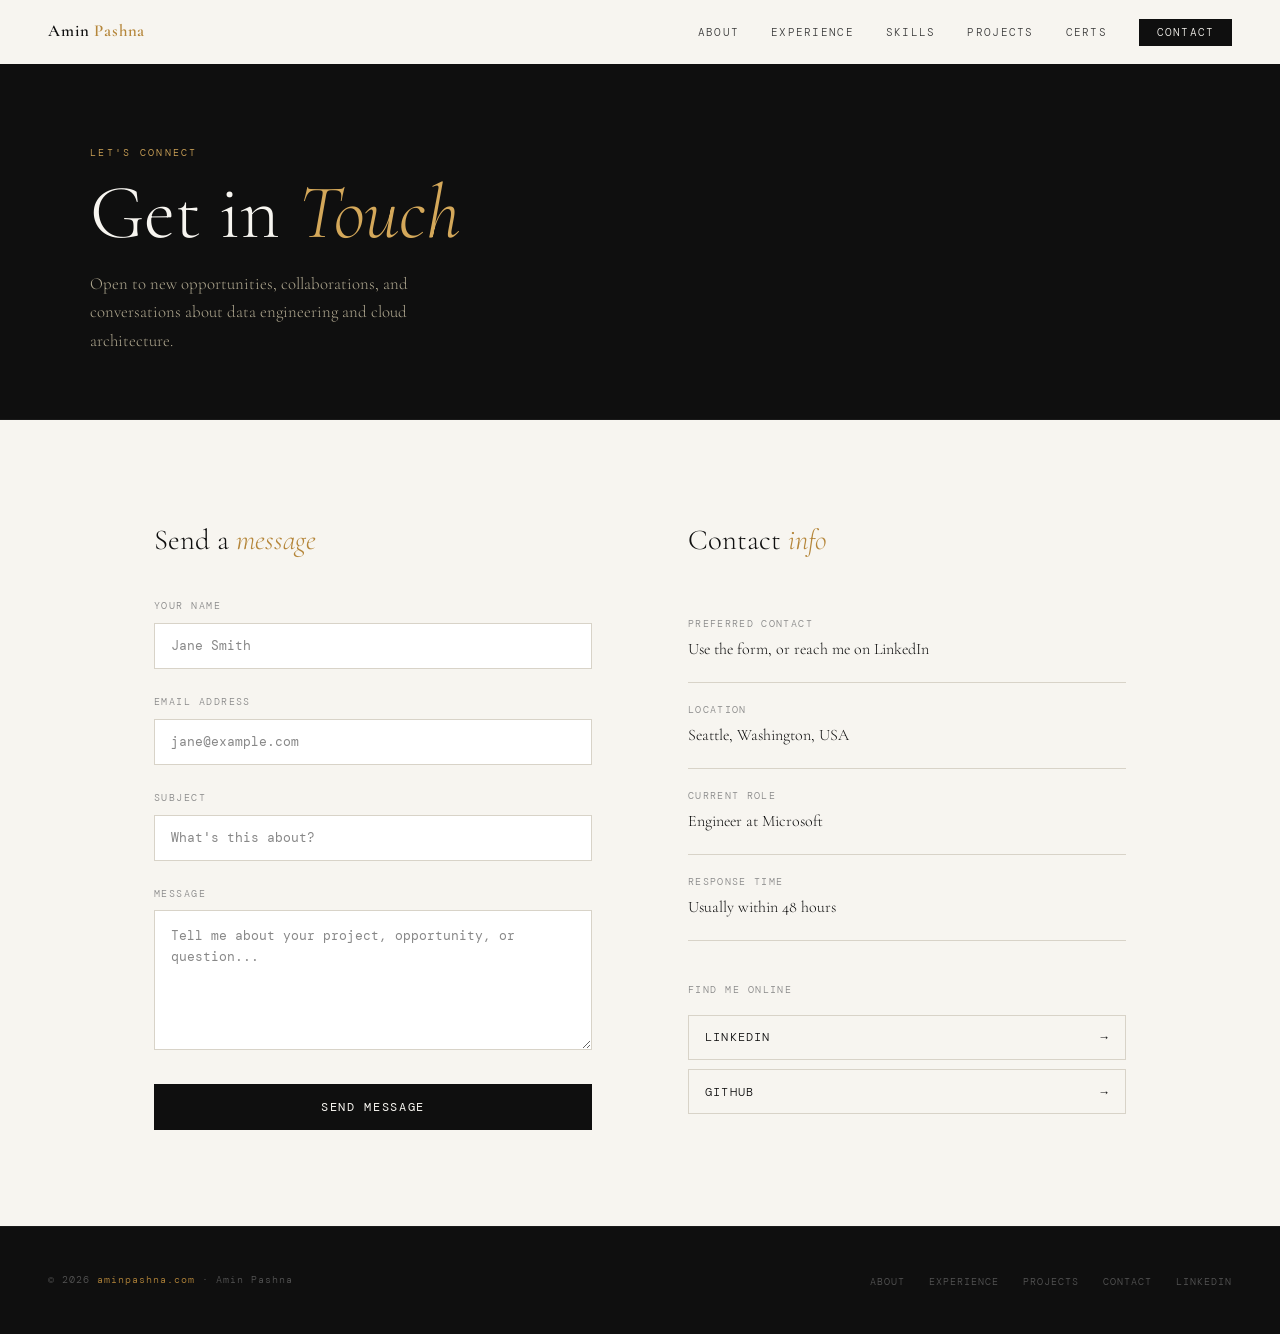
<file: contact.html>
<!DOCTYPE html>
<html lang="en-US">
<head>
<meta charset="UTF-8" />
<meta name="viewport" content="width=device-width, initial-scale=1.0" />
<title>Contact Amin Pashna — Engineer at Microsoft</title>
<meta name="description" content="Get in touch with Amin Pashna for opportunities, collaborations, or conversations about SQL Server, Microsoft Azure, and data engineering. Based in Seattle, WA." />
<meta name="author" content="Amin Pashna" />
<link rel="canonical" href="https://aminpashna.com/contact.html" />

<!-- Open Graph -->
<meta property="og:type" content="profile" />
<meta property="og:site_name" content="Amin Pashna" />
<meta property="og:title" content="Contact Amin Pashna" />
<meta property="og:description" content="Reach out about engineering, data architecture, and cloud strategy. Based in Seattle, WA." />
<meta property="og:url" content="https://aminpashna.com/contact.html" />
<meta property="og:image" content="https://aminpashna.com/og-image.jpg" />
<meta property="og:image:width" content="1200" />
<meta property="og:image:height" content="630" />
<meta property="og:image:alt" content="Amin Pashna — Engineer at Microsoft" />
<meta property="profile:first_name" content="Amin" />
<meta property="profile:last_name" content="Pashna" />

<!-- Twitter / X -->
<meta name="twitter:card" content="summary_large_image" />
<meta name="twitter:title" content="Contact Amin Pashna" />
<meta name="twitter:description" content="Reach out about engineering, data architecture, and cloud strategy. Based in Seattle, WA." />
<meta name="twitter:image" content="https://aminpashna.com/og-image.jpg" />

<!-- JSON-LD: Person -->
<script type="application/ld+json">
{
  "@context": "https://schema.org",
  "@type": "Person",
  "name": "Amin Pashna",
  "url": "https://aminpashna.com",
  "image": "https://aminpashna.com/og-image.jpg",
  "jobTitle": "Engineer",
  "worksFor": {
    "@type": "Organization",
    "name": "Microsoft",
    "url": "https://www.microsoft.com"
  },
  "address": {
    "@type": "PostalAddress",
    "addressLocality": "Seattle",
    "addressRegion": "WA",
    "addressCountry": "US"
  },
  "alumniOf": {
    "@type": "CollegeOrUniversity",
    "name": "Islamic Azad University"
  },
  "knowsAbout": [
    "SQL Server", "Microsoft Azure", "Data Engineering",
    "Database Replication", "Database Mirroring", "Log Shipping",
    "MongoDB", "T-SQL", "Query Optimization", "Cloud Data Warehousing",
    "Azure AI", "Generative AI", "Agentic AI", "Large Language Models",
    "High Availability", "Disaster Recovery"
  ],
  "sameAs": [
    "https://www.linkedin.com/in/amin-pashna-62b84ba1/",
    "https://github.com/aminpashna"
  ],
  "description": "Database engineer and cloud specialist with 14+ years of experience building scalable, high-performance data systems at Microsoft, iHerb, and Universal Electronics."
}
</script>
<link rel="icon" type="image/x-icon" href="favicon.ico" />
<link rel="icon" type="image/svg+xml" href="favicon.svg" />
<link rel="shortcut icon" href="favicon.ico" />
<link rel="stylesheet" href="style.css" />
<style>
.page-hero { padding: 5rem 4rem 4rem; background: var(--ink); border-bottom: 1px solid #1a1a1a; }
.page-hero-inner { max-width: 1100px; margin: 0 auto; }
.page-hero .section-label { color: var(--accent-light); }
.page-hero h1 { font-family: var(--font-display); font-size: clamp(3rem,6vw,5rem); font-weight: 300; line-height: 1.05; margin-top: .5rem; color: var(--paper); }
.page-hero h1 em { font-style: italic; color: var(--accent-light); }
.page-hero-sub { font-size: 1.05rem; color: #b0a890; max-width: 48ch; margin-top: 1rem; line-height: 1.7; }
.contact-body { max-width: 1100px; margin: 0 auto; padding: 6rem 4rem; display: grid; grid-template-columns: 1fr 1fr; gap: 6rem; align-items: start; }
/* FORM */
.contact-form-wrap h2 { font-family: var(--font-display); font-size: 1.8rem; font-weight: 300; margin-bottom: 2rem; }
.contact-form-wrap h2 em { font-style: italic; color: var(--accent); }
.form-group { margin-bottom: 1.5rem; }
.form-label { font-family: var(--font-mono); font-size: .65rem; letter-spacing: .14em; text-transform: uppercase; color: var(--ink-muted); display: block; margin-bottom: .5rem; }
.form-input, .form-textarea {
width: 100%; background: var(--white); border: 1px solid var(--rule);
padding: .85rem 1rem; font-family: var(--font-mono); font-size: .82rem;
color: var(--ink); outline: none; transition: border-color .2s;
caret-color: var(--accent);
}
.form-input:focus, .form-textarea:focus { border-color: var(--accent); }
.form-textarea { min-height: 140px; resize: vertical; line-height: 1.6; }
.form-input::placeholder, .form-textarea::placeholder { color: var(--ink-muted); }
.form-error { font-family: var(--font-mono); font-size: .65rem; color: #c0392b; margin-top: .4rem; display: none; }
.form-group.has-error .form-input,
.form-group.has-error .form-textarea { border-color: #c0392b; }
.form-group.has-error .form-error { display: block; }
.form-submit { width: 100%; padding: .95rem; font-family: var(--font-mono); font-size: .75rem; letter-spacing: .14em; text-transform: uppercase; background: var(--ink); color: var(--paper); border: none; cursor: pointer; transition: background .2s; display: flex; align-items: center; justify-content: center; gap: .6rem; }
.form-submit:hover:not(:disabled) { background: var(--accent); }
.form-submit:disabled { opacity: .5; cursor: not-allowed; }
.form-spinner { width: 12px; height: 12px; border: 2px solid rgba(255,255,255,.3); border-top-color: #fff; border-radius: 50%; animation: spin .7s linear infinite; display: none; }
.form-submit.loading .form-spinner { display: block; }
@keyframes spin { to { transform: rotate(360deg); } }
.form-success { display: none; padding: 1.5rem; border: 1px solid #2e7d32; background: #f1f8e9; margin-top: 1rem; }
.form-success.visible { display: block; }
.form-success p { font-family: var(--font-mono); font-size: .75rem; color: #2e7d32; }
.form-failure { display: none; padding: 1.5rem; border: 1px solid #c0392b; background: #fdecea; margin-top: 1rem; }
.form-failure.visible { display: block; }
.form-failure p { font-family: var(--font-mono); font-size: .72rem; color: #922a1c; line-height: 1.6; }
.form-failure a { color: #922a1c; text-decoration: underline; }
/* CONTACT INFO */
.contact-info h2 { font-family: var(--font-display); font-size: 1.8rem; font-weight: 300; margin-bottom: 2rem; }
.contact-info h2 em { font-style: italic; color: var(--accent); }
.contact-item { display: flex; flex-direction: column; gap: .2rem; padding: 1.2rem 0; border-bottom: 1px solid var(--rule); }
.contact-item:last-of-type { border-bottom: none; }
.contact-item-label { font-family: var(--font-mono); font-size: .6rem; letter-spacing: .14em; text-transform: uppercase; color: var(--ink-muted); }
.contact-item-value { font-size: 1rem; color: var(--ink); }
.contact-item-value a { color: var(--accent); text-decoration: none; }
.contact-item-value a:hover { text-decoration: underline; }
.contact-social { margin-top: 2.5rem; }
.contact-social-label { font-family: var(--font-mono); font-size: .65rem; letter-spacing: .14em; text-transform: uppercase; color: var(--ink-muted); margin-bottom: 1rem; }
.social-links { display: flex; flex-direction: column; gap: .6rem; }
.social-link { font-family: var(--font-mono); font-size: .75rem; letter-spacing: .1em; text-transform: uppercase; color: var(--ink); text-decoration: none; padding: .7rem 1rem; border: 1px solid var(--rule); transition: all .2s; display: flex; align-items: center; justify-content: space-between; }
.social-link:hover { border-color: var(--accent); color: var(--accent); }
@media (max-width: 860px) {
.page-hero { padding: 4rem 2rem 3rem; }
.contact-body { grid-template-columns: 1fr; padding: 4rem 2rem; gap: 3rem; }
}
@media (max-width: 768px) {
.contact-body { grid-template-columns: 1fr; padding: 3rem 1.5rem; gap: 2.5rem; }
.page-hero { background: var(--ink); }
}
</style>
</head>
<body>
<nav id="nav">
<a href="index.html" class="nav-logo">Amin <span>Pashna</span></a>
<ul class="nav-links">
<li><a href="about.html">About</a></li>
<li><a href="experience.html">Experience</a></li>
<li><a href="skills.html">Skills</a></li>
<li><a href="projects.html">Projects</a></li>
<li><a href="certifications.html">Certs</a></li>
<li><a href="contact.html" class="nav-cta active">Contact</a></li>
</ul>
</nav>
<button class="nav-burger" id="burger" aria-label="Open menu"><span></span><span></span><span></span></button>
<div class="nav-drawer" id="drawer">
<ul>
<li><a href="about.html">About</a></li>
<li><a href="experience.html">Experience</a></li>
<li><a href="skills.html">Skills</a></li>
<li><a href="projects.html">Projects</a></li>
<li><a href="certifications.html">Certs</a></li>
</ul>
<a href="contact.html" class="drawer-cta">Contact</a>
</div>
<div class="page">
<div class="page-hero">
<div class="page-hero-inner">
<span class="section-label">Let's Connect</span>
<h1>Get in <em>Touch</em></h1>
<p class="page-hero-sub">Open to new opportunities, collaborations, and conversations about data engineering and cloud architecture.</p>
</div>
</div>
<div class="contact-body">
<!-- FORM -->
<div class="contact-form-wrap reveal">
<h2>Send a <em>message</em></h2>
<form id="contact-form" novalidate>
<div class="form-group" id="group-name">
<label class="form-label" for="name">Your Name</label>
<input class="form-input" type="text" id="name" name="name" placeholder="Jane Smith" maxlength="100" autocomplete="name" />
<span class="form-error" id="error-name">Please enter your name.</span>
</div>
<div class="form-group" id="group-email">
<label class="form-label" for="email">Email Address</label>
<input class="form-input" type="email" id="email" name="email" placeholder="jane@example.com" maxlength="200" autocomplete="email" />
<span class="form-error" id="error-email">Please enter a valid email address.</span>
</div>
<div class="form-group" id="group-subject">
<label class="form-label" for="subject">Subject</label>
<input class="form-input" type="text" id="subject" name="subject" placeholder="What's this about?" maxlength="200" />
<span class="form-error" id="error-subject">Please enter a subject.</span>
</div>
<div class="form-group" id="group-message">
<label class="form-label" for="message">Message</label>
<textarea class="form-textarea" id="message" name="message" placeholder="Tell me about your project, opportunity, or question..." maxlength="2000"></textarea>
<span class="form-error" id="error-message">Please enter a message (10–2000 characters).</span>
</div>
<!-- Honeypot field — hidden from real users, catches bots -->
<div style="display:none;" aria-hidden="true">
<input type="text" name="_gotcha" id="honeypot" tabindex="-1" autocomplete="off" />
</div>
<button type="submit" class="form-submit" id="submit-btn">
<div class="form-spinner"></div>
<span id="submit-text">Send Message</span>
</button>
<div class="form-success" id="form-success">
<p>✓ Message sent! I'll get back to you soon.</p>
</div>
<div class="form-failure" id="form-failure">
<p>Something went wrong sending the message. Please try again, or reach me on <a href="https://www.linkedin.com/in/amin-pashna-62b84ba1/" target="_blank" rel="noopener">LinkedIn</a>.</p>
</div>
</form>
</div>
<!-- INFO -->
<div class="contact-info reveal">
<h2>Contact <em>info</em></h2>
<div class="contact-item">
<span class="contact-item-label">Preferred Contact</span>
<span class="contact-item-value">Use the form, or reach me on LinkedIn</span>
</div>
<div class="contact-item">
<span class="contact-item-label">Location</span>
<span class="contact-item-value">Seattle, Washington, USA</span>
</div>
<div class="contact-item">
<span class="contact-item-label">Current Role</span>
<span class="contact-item-value">Engineer at Microsoft</span>
</div>
<div class="contact-item">
<span class="contact-item-label">Response Time</span>
<span class="contact-item-value">Usually within 48 hours</span>
</div>
<div class="contact-social">
<p class="contact-social-label">Find me online</p>
<div class="social-links">
<a href="https://www.linkedin.com/in/amin-pashna-62b84ba1/" target="_blank" rel="noopener noreferrer" class="social-link">LinkedIn <span>→</span></a>
<a href="https://github.com/aminpashna" target="_blank" rel="noopener noreferrer" class="social-link">GitHub <span>→</span></a>
</div>
</div>
</div>
</div>
</div>
<footer>
<p>© 2026 <a href="index.html">aminpashna.com</a> · Amin Pashna</p>
<ul class="footer-links">
<li><a href="about.html">About</a></li>
<li><a href="experience.html">Experience</a></li>
<li><a href="projects.html">Projects</a></li>
<li><a href="contact.html">Contact</a></li>
<li><a href="https://linkedin.com/in/amin-pashna-62b84ba1" target="_blank">LinkedIn</a></li>
</ul>
</footer>
<script>
const nav = document.getElementById('nav');
// Mobile nav
const burger = document.getElementById('burger');
const drawer = document.getElementById('drawer');
if (burger && drawer) {
burger.addEventListener('click', () => {
const isOpen = drawer.classList.toggle('open');
burger.classList.toggle('open', isOpen);
document.body.style.overflow = isOpen ? 'hidden' : '';
});
drawer.querySelectorAll('a').forEach(a => a.addEventListener('click', () => {
drawer.classList.remove('open');
burger.classList.remove('open');
document.body.style.overflow = '';
}));
// Close on outside click
document.addEventListener('click', (e) => {
if (drawer.classList.contains('open') && !drawer.contains(e.target) && !burger.contains(e.target)) {
drawer.classList.remove('open');
burger.classList.remove('open');
document.body.style.overflow = '';
}
});
}
window.addEventListener('scroll', () => nav.classList.toggle('scrolled', window.scrollY > 20));
const io = new IntersectionObserver(entries => entries.forEach((e,i) => { if(e.isIntersecting) setTimeout(()=>e.target.classList.add('visible'),i*100); }), {threshold:.1});
document.querySelectorAll('.reveal').forEach(el => io.observe(el));
// ── FORM HANDLING ──
const FORMSPREE_ENDPOINT = 'https://formspree.io/f/xkoewvrq';
function isValidEmail(email) {
return /^[^\s@]+@[^\s@]+\.[^\s@]+$/.test(email) && email.length <= 200;
}
function showError(groupId, show) {
document.getElementById(groupId).classList.toggle('has-error', show);
}
function validateForm() {
let valid = true;
const name = document.getElementById('name').value.trim();
if (!name || name.length < 2 || name.length > 100) { showError('group-name', true); valid = false; }
else { showError('group-name', false); }
const email = document.getElementById('email').value.trim();
if (!isValidEmail(email)) { showError('group-email', true); valid = false; }
else { showError('group-email', false); }
const subject = document.getElementById('subject').value.trim();
if (!subject || subject.length < 2 || subject.length > 200) { showError('group-subject', true); valid = false; }
else { showError('group-subject', false); }
const message = document.getElementById('message').value.trim();
if (!message || message.length < 10 || message.length > 2000) { showError('group-message', true); valid = false; }
else { showError('group-message', false); }
return valid;
}
document.getElementById('contact-form').addEventListener('submit', async function(e) {
e.preventDefault();
// Honeypot — if filled, silently drop (it's a bot)
if (document.getElementById('honeypot').value) return;
if (!validateForm()) return;
const btn = document.getElementById('submit-btn');
const text = document.getElementById('submit-text');
const successBox = document.getElementById('form-success');
const failureBox = document.getElementById('form-failure');
// Reset any prior state
successBox.classList.remove('visible');
failureBox.classList.remove('visible');
btn.disabled = true;
btn.classList.add('loading');
text.textContent = 'Sending...';
const name = document.getElementById('name').value.trim();
const email = document.getElementById('email').value.trim();
const subject = document.getElementById('subject').value.trim();
const message = document.getElementById('message').value.trim();
// Build a FormData so Formspree parses it natively.
// Special Formspree fields:
// _subject — sets the email subject in your inbox
// _replyto — sets the Reply-To header so replies go to the visitor
const fd = new FormData();
fd.append('name', name);
fd.append('email', email);
fd.append('subject', subject);
fd.append('message', message);
fd.append('_subject', '[aminpashna.com] ' + subject);
fd.append('_replyto', email);
try {
const response = await fetch(FORMSPREE_ENDPOINT, {
method: 'POST',
headers: { 'Accept': 'application/json' },
body: fd,
});
if (response.ok) {
successBox.classList.add('visible');
document.getElementById('contact-form').reset();
text.textContent = 'Sent!';
btn.classList.remove('loading');
// Re-enable after a short delay so users can submit again if they need to,
// but the success message stays visible.
setTimeout(() => {
btn.disabled = false;
text.textContent = 'Send Message';
}, 3000);
} else {
failureBox.classList.add('visible');
text.textContent = 'Send Message';
btn.disabled = false;
btn.classList.remove('loading');
}
} catch (err) {
failureBox.classList.add('visible');
text.textContent = 'Send Message';
btn.disabled = false;
btn.classList.remove('loading');
}
});
</script>
</body>
</html>
</file>
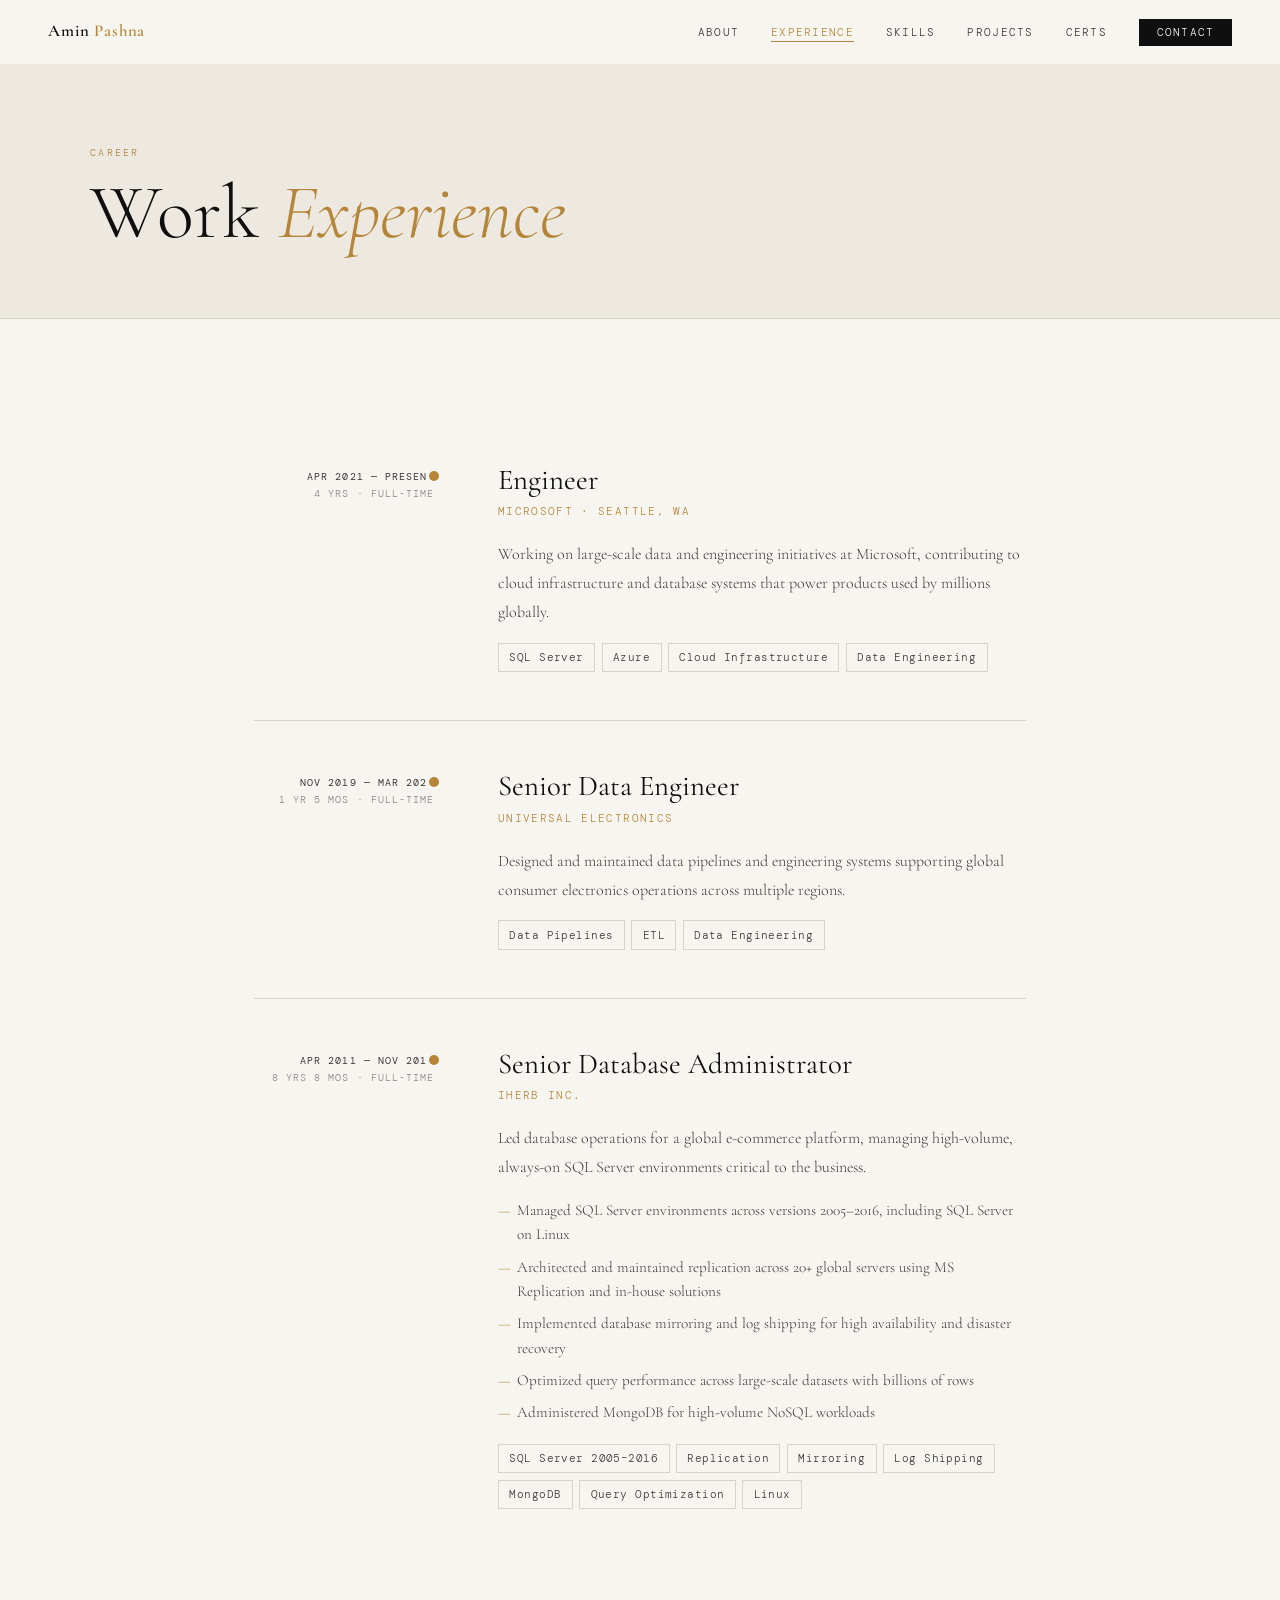
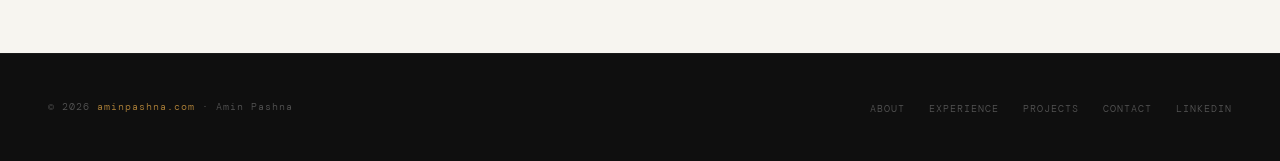
<file: experience.html>
<!DOCTYPE html>
<html lang="en-US">
<head>
<meta charset="UTF-8" />
<meta name="viewport" content="width=device-width, initial-scale=1.0" />
<title>Experience — Amin Pashna | Microsoft · Universal Electronics · iHerb</title>
<meta name="description" content="14+ years of engineering experience. Current Engineer at Microsoft, previously Senior Data Engineer at Universal Electronics and Senior DBA at iHerb managing 20+ global SQL Server replication pipelines." />
<meta name="author" content="Amin Pashna" />
<link rel="canonical" href="https://aminpashna.com/experience.html" />

<!-- Open Graph -->
<meta property="og:type" content="profile" />
<meta property="og:site_name" content="Amin Pashna" />
<meta property="og:title" content="Experience — Amin Pashna" />
<meta property="og:description" content="Microsoft, Universal Electronics, iHerb. 14+ years of engineering experience in databases and cloud." />
<meta property="og:url" content="https://aminpashna.com/experience.html" />
<meta property="og:image" content="https://aminpashna.com/og-image.jpg" />
<meta property="og:image:width" content="1200" />
<meta property="og:image:height" content="630" />
<meta property="og:image:alt" content="Amin Pashna — Engineer at Microsoft" />
<meta property="profile:first_name" content="Amin" />
<meta property="profile:last_name" content="Pashna" />

<!-- Twitter / X -->
<meta name="twitter:card" content="summary_large_image" />
<meta name="twitter:title" content="Experience — Amin Pashna" />
<meta name="twitter:description" content="Microsoft, Universal Electronics, iHerb. 14+ years of engineering experience in databases and cloud." />
<meta name="twitter:image" content="https://aminpashna.com/og-image.jpg" />

<!-- JSON-LD: Person -->
<script type="application/ld+json">
{
  "@context": "https://schema.org",
  "@type": "Person",
  "name": "Amin Pashna",
  "url": "https://aminpashna.com",
  "image": "https://aminpashna.com/og-image.jpg",
  "jobTitle": "Engineer",
  "worksFor": {
    "@type": "Organization",
    "name": "Microsoft",
    "url": "https://www.microsoft.com"
  },
  "address": {
    "@type": "PostalAddress",
    "addressLocality": "Seattle",
    "addressRegion": "WA",
    "addressCountry": "US"
  },
  "alumniOf": {
    "@type": "CollegeOrUniversity",
    "name": "Islamic Azad University"
  },
  "knowsAbout": [
    "SQL Server", "Microsoft Azure", "Data Engineering",
    "Database Replication", "Database Mirroring", "Log Shipping",
    "MongoDB", "T-SQL", "Query Optimization", "Cloud Data Warehousing",
    "Azure AI", "Generative AI", "Agentic AI", "Large Language Models",
    "High Availability", "Disaster Recovery"
  ],
  "sameAs": [
    "https://www.linkedin.com/in/amin-pashna-62b84ba1/",
    "https://github.com/aminpashna"
  ],
  "description": "Database engineer and cloud specialist with 14+ years of experience building scalable, high-performance data systems at Microsoft, iHerb, and Universal Electronics."
}
</script>
<link rel="icon" type="image/x-icon" href="favicon.ico" />
<link rel="icon" type="image/svg+xml" href="favicon.svg" />
<link rel="shortcut icon" href="favicon.ico" />
<link rel="stylesheet" href="style.css" />
<style>
.page-hero { padding: 5rem 4rem 4rem; background: var(--paper-warm); border-bottom: 1px solid var(--rule); }
.page-hero-inner { max-width: 1100px; margin: 0 auto; }
.page-hero h1 { font-family: var(--font-display); font-size: clamp(3rem,6vw,5rem); font-weight: 300; line-height: 1.05; margin-top: .5rem; }
.page-hero h1 em { font-style: italic; color: var(--accent); }
.exp-body { max-width: 900px; margin: 0 auto; padding: 6rem 4rem; }
.timeline { display: flex; flex-direction: column; }
.tl-item { display: grid; grid-template-columns: 180px 1fr; gap: 2.5rem; padding: 3rem 0; border-bottom: 1px solid var(--rule); position: relative; }
.tl-item:last-child { border-bottom: none; }
.tl-item::before { content: ''; position: absolute; left: 180px; top: 3.5rem; width: 10px; height: 10px; border-radius: 50%; background: var(--accent); transform: translateX(-50%); box-shadow: 0 0 0 3px var(--paper); }
.tl-date { font-family: var(--font-mono); font-size: .65rem; letter-spacing: .1em; color: var(--ink-muted); text-align: right; padding-top: .4rem; text-transform: uppercase; line-height: 1.6; }
.tl-date strong { display: block; color: var(--ink-soft); font-weight: 400; }
.tl-body { padding-left: 1.5rem; }
.tl-role { font-family: var(--font-display); font-size: 1.8rem; font-weight: 400; color: var(--ink); line-height: 1.15; margin-bottom: .4rem; }
.tl-company { font-family: var(--font-mono); font-size: .7rem; letter-spacing: .12em; text-transform: uppercase; color: var(--accent); margin-bottom: 1.2rem; }
.tl-desc { font-size: 1rem; color: var(--ink-soft); line-height: 1.8; margin-bottom: 1rem; }
.tl-list { list-style: none; display: flex; flex-direction: column; gap: .5rem; margin-bottom: 1.2rem; }
.tl-list li { font-size: .95rem; color: var(--ink-soft); padding-left: 1.2rem; position: relative; line-height: 1.6; }
.tl-list li::before { content: '—'; position: absolute; left: 0; color: var(--accent); }
.tl-tags { display: flex; flex-wrap: wrap; gap: .4rem; margin-top: 1rem; }
@media (max-width: 760px) {
.page-hero { padding: 4rem 2rem 3rem; }
.exp-body { padding: 4rem 2rem; }
.tl-item { grid-template-columns: 1fr; gap: .5rem; }
.tl-item::before { display: none; }
.tl-date { text-align: left; }
.tl-body { padding-left: 0; }
}
@media (max-width: 768px) {
.exp-body { padding: 3rem 1.5rem; }
.tl-item { grid-template-columns: 1fr; gap: .4rem; padding: 2rem 0; }
.tl-item::before { display: none; }
.tl-date { text-align: left; }
.tl-body { padding-left: 0; }
.tl-role { font-size: 1.4rem; }
}
</style>
</head>
<body>
<nav id="nav">
<a href="index.html" class="nav-logo">Amin <span>Pashna</span></a>
<ul class="nav-links">
<li><a href="about.html">About</a></li>
<li><a href="experience.html" class="active">Experience</a></li>
<li><a href="skills.html">Skills</a></li>
<li><a href="projects.html">Projects</a></li>
<li><a href="certifications.html">Certs</a></li>
<li><a href="contact.html" class="nav-cta">Contact</a></li>
</ul>
</nav>
<button class="nav-burger" id="burger" aria-label="Open menu"><span></span><span></span><span></span></button>
<div class="nav-drawer" id="drawer">
<ul>
<li><a href="about.html">About</a></li>
<li><a href="experience.html" class="active">Experience</a></li>
<li><a href="skills.html">Skills</a></li>
<li><a href="projects.html">Projects</a></li>
<li><a href="certifications.html">Certs</a></li>
</ul>
<a href="contact.html" class="drawer-cta">Contact</a>
</div>
<div class="page">
<div class="page-hero">
<div class="page-hero-inner">
<span class="section-label">Career</span>
<h1>Work <em>Experience</em></h1>
</div>
</div>
<div class="exp-body">
<div class="timeline">
<div class="tl-item reveal">
<div class="tl-date"><strong>Apr 2021 — Present</strong>4 yrs · Full-time</div>
<div class="tl-body">
<div class="tl-role">Engineer</div>
<div class="tl-company">Microsoft · Seattle, WA</div>
<p class="tl-desc">Working on large-scale data and engineering initiatives at Microsoft, contributing to cloud infrastructure and database systems that power products used by millions globally.</p>
<div class="tl-tags">
<span class="tag">SQL Server</span>
<span class="tag">Azure</span>
<span class="tag">Cloud Infrastructure</span>
<span class="tag">Data Engineering</span>
</div>
</div>
</div>
<div class="tl-item reveal">
<div class="tl-date"><strong>Nov 2019 — Mar 2021</strong>1 yr 5 mos · Full-time</div>
<div class="tl-body">
<div class="tl-role">Senior Data Engineer</div>
<div class="tl-company">Universal Electronics</div>
<p class="tl-desc">Designed and maintained data pipelines and engineering systems supporting global consumer electronics operations across multiple regions.</p>
<div class="tl-tags">
<span class="tag">Data Pipelines</span>
<span class="tag">ETL</span>
<span class="tag">Data Engineering</span>
</div>
</div>
</div>
<div class="tl-item reveal">
<div class="tl-date"><strong>Apr 2011 — Nov 2019</strong>8 yrs 8 mos · Full-time</div>
<div class="tl-body">
<div class="tl-role">Senior Database Administrator</div>
<div class="tl-company">iHerb Inc.</div>
<p class="tl-desc">Led database operations for a global e-commerce platform, managing high-volume, always-on SQL Server environments critical to the business.</p>
<ul class="tl-list">
<li>Managed SQL Server environments across versions 2005–2016, including SQL Server on Linux</li>
<li>Architected and maintained replication across 20+ global servers using MS Replication and in-house solutions</li>
<li>Implemented database mirroring and log shipping for high availability and disaster recovery</li>
<li>Optimized query performance across large-scale datasets with billions of rows</li>
<li>Administered MongoDB for high-volume NoSQL workloads</li>
</ul>
<div class="tl-tags">
<span class="tag">SQL Server 2005–2016</span>
<span class="tag">Replication</span>
<span class="tag">Mirroring</span>
<span class="tag">Log Shipping</span>
<span class="tag">MongoDB</span>
<span class="tag">Query Optimization</span>
<span class="tag">Linux</span>
</div>
</div>
</div>
</div>
</div>
</div>
<footer>
<p>© 2026 <a href="index.html">aminpashna.com</a> · Amin Pashna</p>
<ul class="footer-links">
<li><a href="about.html">About</a></li>
<li><a href="experience.html">Experience</a></li>
<li><a href="projects.html">Projects</a></li>
<li><a href="contact.html">Contact</a></li>
<li><a href="https://linkedin.com/in/amin-pashna-62b84ba1" target="_blank">LinkedIn</a></li>
</ul>
</footer>
<script>
const nav = document.getElementById('nav');
// Mobile nav
const burger = document.getElementById('burger');
const drawer = document.getElementById('drawer');
if (burger && drawer) {
burger.addEventListener('click', () => {
const isOpen = drawer.classList.toggle('open');
burger.classList.toggle('open', isOpen);
document.body.style.overflow = isOpen ? 'hidden' : '';
});
drawer.querySelectorAll('a').forEach(a => a.addEventListener('click', () => {
drawer.classList.remove('open');
burger.classList.remove('open');
document.body.style.overflow = '';
}));
// Close on outside click
document.addEventListener('click', (e) => {
if (drawer.classList.contains('open') && !drawer.contains(e.target) && !burger.contains(e.target)) {
drawer.classList.remove('open');
burger.classList.remove('open');
document.body.style.overflow = '';
}
});
}
window.addEventListener('scroll', () => nav.classList.toggle('scrolled', window.scrollY > 20));
const io = new IntersectionObserver(entries => entries.forEach((e,i) => { if(e.isIntersecting) setTimeout(()=>e.target.classList.add('visible'),i*120); }), {threshold:.1});
document.querySelectorAll('.reveal').forEach(el => io.observe(el));
</script>
</body>
</html>
</file>
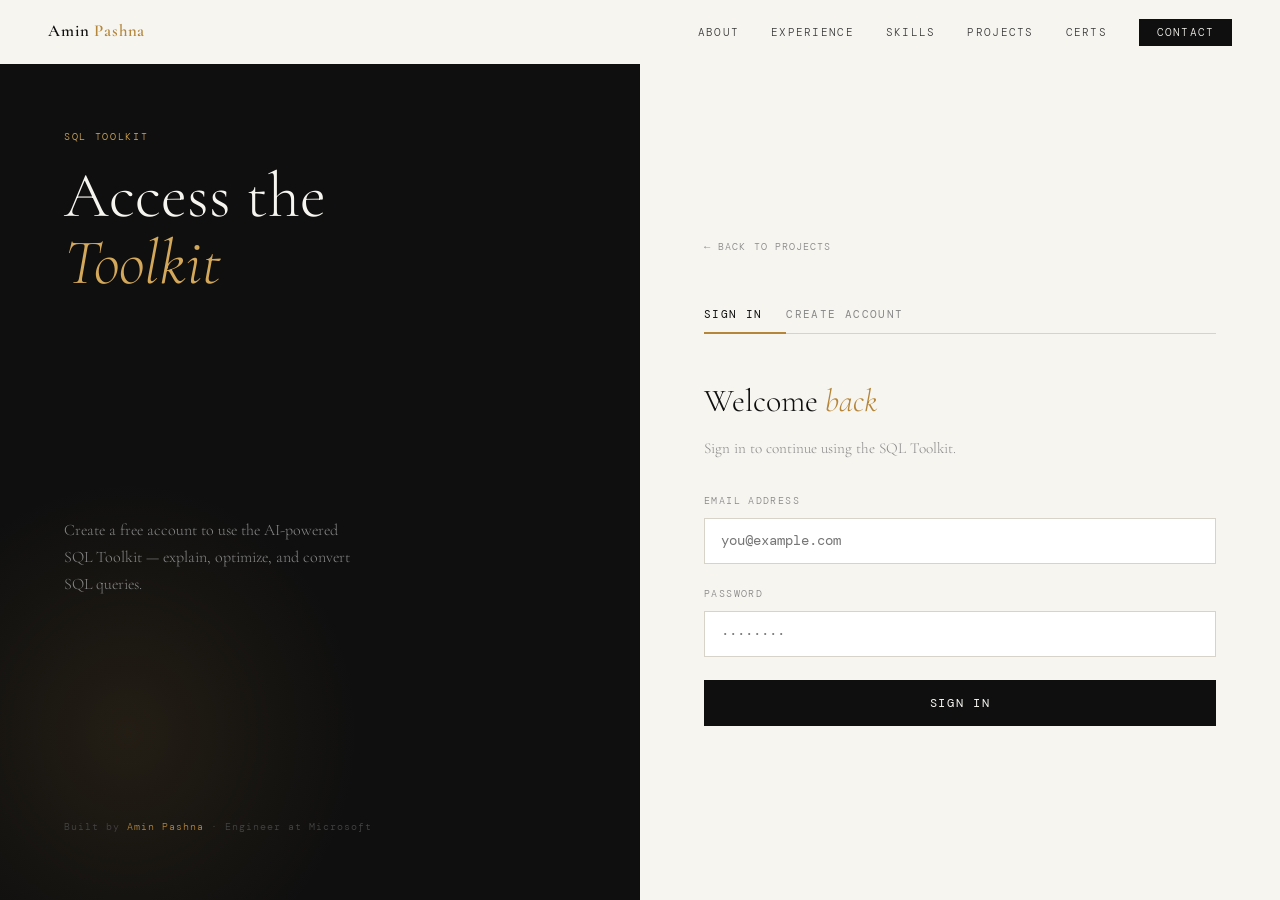
<file: login.html>
<!DOCTYPE html>
<html lang="en">
<head>
<meta charset="UTF-8" />
<meta name="viewport" content="width=device-width, initial-scale=1.0" />
<title>Sign In — Amin Pashna</title>
<link rel="icon" type="image/x-icon" href="favicon.ico" />
<link rel="icon" type="image/svg+xml" href="favicon.svg" />
<link rel="stylesheet" href="style.css" />
<style>
html, body { height: 100%; }
.auth-page { min-height: calc(100vh - var(--nav-h)); display: grid; grid-template-columns: 1fr 1fr; }
.auth-left { background: var(--ink); padding: 4rem; display: flex; flex-direction: column; justify-content: space-between; position: relative; overflow: hidden; }
.auth-left-bg { position: absolute; inset: 0; pointer-events: none; background: radial-gradient(ellipse 60% 50% at 20% 80%, rgba(181,134,58,.12) 0%, transparent 60%); }
.auth-left-title { font-family: var(--font-display); font-size: clamp(2.5rem,5vw,4.5rem); font-weight: 300; line-height: 1.05; color: var(--paper); position: relative; z-index: 1; }
.auth-left-title em { font-style: italic; color: var(--accent-light); display: block; }
.auth-left-desc { font-size: 1rem; color: #888; line-height: 1.7; max-width: 36ch; position: relative; z-index: 1; }
.auth-left-footer { font-family: var(--font-mono); font-size: .62rem; letter-spacing: .1em; color: #444; position: relative; z-index: 1; }
.auth-left-footer a { color: var(--accent); text-decoration: none; }
.auth-right { background: var(--paper); padding: 4rem; display: flex; flex-direction: column; justify-content: center; }
.auth-tabs { display: flex; gap: 0; margin-bottom: 2.5rem; border-bottom: 1px solid var(--rule); }
.auth-tab { font-family: var(--font-mono); font-size: .7rem; letter-spacing: .12em; text-transform: uppercase; padding: .7rem 1.5rem .7rem 0; cursor: pointer; color: var(--ink-muted); background: none; border: none; border-bottom: 2px solid transparent; margin-bottom: -1px; transition: all .2s; }
.auth-tab.active { color: var(--ink); border-bottom-color: var(--accent); }
.auth-panel { display: none; }
.auth-panel.active { display: block; }
.auth-title { font-family: var(--font-display); font-size: 2rem; font-weight: 300; margin-bottom: .5rem; color: var(--ink); }
.auth-title em { font-style: italic; color: var(--accent); }
.auth-subtitle { font-size: .95rem; color: var(--ink-muted); margin-bottom: 2rem; line-height: 1.6; }
.form-group { margin-bottom: 1.4rem; }
.form-label { font-family: var(--font-mono); font-size: .62rem; letter-spacing: .14em; text-transform: uppercase; color: var(--ink-muted); display: block; margin-bottom: .5rem; }
.form-input { width: 100%; background: var(--white); border: 1px solid var(--rule); padding: .85rem 1rem; font-family: var(--font-mono); font-size: .85rem; color: var(--ink); outline: none; transition: border-color .2s; }
.form-input:focus { border-color: var(--accent); }
.form-error { font-family: var(--font-mono); font-size: .62rem; color: #c0392b; margin-top: .4rem; display: none; }
.form-group.has-error .form-input { border-color: #c0392b; }
.form-group.has-error .form-error { display: block; }
.auth-submit { width: 100%; padding: .95rem; font-family: var(--font-mono); font-size: .75rem; letter-spacing: .14em; text-transform: uppercase; background: var(--ink); color: var(--paper); border: none; cursor: pointer; transition: background .2s; display: flex; align-items: center; justify-content: center; gap: .6rem; margin-top: .5rem; }
.auth-submit:hover:not(:disabled) { background: var(--accent); }
.auth-submit:disabled { opacity: .5; cursor: not-allowed; }
.auth-spinner { width: 12px; height: 12px; border: 2px solid rgba(255,255,255,.3); border-top-color: #fff; border-radius: 50%; animation: spin .7s linear infinite; display: none; }
.auth-submit.loading .auth-spinner { display: block; }
@keyframes spin { to { transform: rotate(360deg); } }
.auth-msg { margin-top: 1rem; padding: .8rem 1rem; font-family: var(--font-mono); font-size: .72rem; display: none; }
.auth-msg.error { background: #fdf2f2; border: 1px solid #f5c6cb; color: #c0392b; display: block; }
.auth-msg.success { background: #f0f9f0; border: 1px solid #c3e6cb; color: #2e7d32; display: block; }
.auth-back { font-family: var(--font-mono); font-size: .65rem; letter-spacing: .1em; text-transform: uppercase; color: var(--ink-muted); text-decoration: none; display: inline-flex; align-items: center; gap: .4rem; margin-bottom: 2.5rem; transition: color .2s; }
.auth-back:hover { color: var(--accent); }
@media (max-width: 768px) { .auth-page { grid-template-columns: 1fr; } .auth-left { display: none; } .auth-right { padding: 2rem 1.5rem; } }
</style>
</head>
<body>
<nav id="nav">
<a href="index.html" class="nav-logo">Amin <span>Pashna</span></a>
<ul class="nav-links">
<li><a href="about.html">About</a></li>
<li><a href="experience.html">Experience</a></li>
<li><a href="skills.html">Skills</a></li>
<li><a href="projects.html">Projects</a></li>
<li><a href="certifications.html">Certs</a></li>
<li><a href="contact.html" class="nav-cta">Contact</a></li>
</ul>
</nav>
<button class="nav-burger" id="burger" aria-label="Open menu"><span></span><span></span><span></span></button>
<div class="nav-drawer" id="drawer">
<ul>
<li><a href="about.html">About</a></li>
<li><a href="experience.html">Experience</a></li>
<li><a href="skills.html">Skills</a></li>
<li><a href="projects.html">Projects</a></li>
<li><a href="certifications.html">Certs</a></li>
</ul>
<a href="contact.html" class="drawer-cta">Contact</a>
</div>
<div class="page">
<div class="auth-page">
<div class="auth-left">
<div class="auth-left-bg"></div>
<div>
<p style="font-family:var(--font-mono);font-size:.65rem;letter-spacing:.16em;text-transform:uppercase;color:var(--accent-light);margin-bottom:1rem;">SQL Toolkit</p>
<h1 class="auth-left-title">Access the<em>Toolkit</em></h1>
</div>
<p class="auth-left-desc">Create a free account to use the AI-powered SQL Toolkit — explain, optimize, and convert SQL queries.</p>
<p class="auth-left-footer">Built by <a href="index.html">Amin Pashna</a> · Engineer at Microsoft</p>
</div>
<div class="auth-right">
<a href="projects.html" class="auth-back">← Back to Projects</a>
<div class="auth-tabs">
<button class="auth-tab active" data-tab="login">Sign In</button>
<button class="auth-tab" data-tab="register">Create Account</button>
</div>
<div class="auth-panel active" id="panel-login">
<h2 class="auth-title">Welcome <em>back</em></h2>
<p class="auth-subtitle">Sign in to continue using the SQL Toolkit.</p>
<form id="login-form" novalidate>
<div class="form-group" id="lg-email-grp">
<label class="form-label">Email Address</label>
<input class="form-input" type="email" id="lg-email" placeholder="you@example.com" maxlength="200" />
<span class="form-error">Please enter a valid email.</span>
</div>
<div class="form-group" id="lg-pass-grp">
<label class="form-label">Password</label>
<input class="form-input" type="password" id="lg-pass" placeholder="········" maxlength="100" />
<span class="form-error">Please enter your password.</span>
</div>
<button type="submit" class="auth-submit" id="login-btn">
<div class="auth-spinner"></div>
<span id="login-btn-text">Sign In</span>
</button>
<div class="auth-msg" id="login-msg"></div>
</form>
</div>
<div class="auth-panel" id="panel-register">
<h2 class="auth-title">Create an <em>account</em></h2>
<p class="auth-subtitle">Free forever — no credit card required.</p>
<form id="register-form" novalidate>
<div class="form-group" id="rg-name-grp">
<label class="form-label">Your Name</label>
<input class="form-input" type="text" id="rg-name" placeholder="Jane Smith" maxlength="100" />
<span class="form-error">Please enter your name.</span>
</div>
<div class="form-group" id="rg-email-grp">
<label class="form-label">Email Address</label>
<input class="form-input" type="email" id="rg-email" placeholder="you@example.com" maxlength="200" />
<span class="form-error">Please enter a valid email.</span>
</div>
<div class="form-group" id="rg-pass-grp">
<label class="form-label">Password</label>
<input class="form-input" type="password" id="rg-pass" placeholder="Min 6 characters" maxlength="100" />
<span class="form-error">Password must be at least 6 characters.</span>
</div>
<button type="submit" class="auth-submit" id="register-btn">
<div class="auth-spinner"></div>
<span id="register-btn-text">Create Account</span>
</button>
<div class="auth-msg" id="register-msg"></div>
</form>
</div>
</div>
</div>
</div>
<script>
const API = 'https://sqltoolkit-backend.onrender.com';
const nav = document.getElementById('nav');
window.addEventListener('scroll', () => nav.classList.toggle('scrolled', window.scrollY > 20));
const burger = document.getElementById('burger');
const drawer = document.getElementById('drawer');
if (burger && drawer) {
  burger.addEventListener('click', () => { const isOpen = drawer.classList.toggle('open'); burger.classList.toggle('open', isOpen); document.body.style.overflow = isOpen ? 'hidden' : ''; });
  drawer.querySelectorAll('a').forEach(a => a.addEventListener('click', () => { drawer.classList.remove('open'); burger.classList.remove('open'); document.body.style.overflow = ''; }));
}
if (localStorage.getItem('sql_token')) window.location.href = 'projects.html';
document.querySelectorAll('.auth-tab').forEach(tab => {
  tab.addEventListener('click', () => {
    document.querySelectorAll('.auth-tab').forEach(t => t.classList.remove('active'));
    document.querySelectorAll('.auth-panel').forEach(p => p.classList.remove('active'));
    tab.classList.add('active');
    document.getElementById('panel-' + tab.dataset.tab).classList.add('active');
  });
});
function sanitize(s) { return s.replace(/<[^>]*>/g, '').trim(); }
function isValidEmail(e) { return /^[^s@]+@[^s@]+.[^s@]+$/.test(e) && e.length <= 200; }
function showMsg(id, type, text) { const el = document.getElementById(id); el.className = 'auth-msg ' + type; el.textContent = text; }
function setError(grpId, show) { document.getElementById(grpId).classList.toggle('has-error', show); }
document.getElementById('login-form').addEventListener('submit', async e => {
  e.preventDefault();
  const email = sanitize(document.getElementById('lg-email').value);
  const password = document.getElementById('lg-pass').value;
  let valid = true;
  setError('lg-email-grp', !isValidEmail(email)); if (!isValidEmail(email)) valid = false;
  setError('lg-pass-grp', !password); if (!password) valid = false;
  if (!valid) return;
  const btn = document.getElementById('login-btn');
  btn.disabled = true; btn.classList.add('loading');
  document.getElementById('login-btn-text').textContent = 'Signing in...';
  try {
    const res = await fetch(API + '/auth/login', { method:'POST', headers:{'Content-Type':'application/json'}, body:JSON.stringify({email,password}) });
    const data = await res.json();
    if (!res.ok) { showMsg('login-msg','error',data.error||'Login failed'); }
    else { localStorage.setItem('sql_token',data.token); localStorage.setItem('sql_name',data.name); showMsg('login-msg','success','Welcome back, '+data.name+'! Redirecting...'); setTimeout(()=>window.location.href='projects.html',800); }
  } catch(err) { showMsg('login-msg','error','Network error. Please try again.'); }
  finally { btn.disabled=false; btn.classList.remove('loading'); document.getElementById('login-btn-text').textContent='Sign In'; }
});
document.getElementById('register-form').addEventListener('submit', async e => {
  e.preventDefault();
  const name = sanitize(document.getElementById('rg-name').value);
  const email = sanitize(document.getElementById('rg-email').value);
  const password = document.getElementById('rg-pass').value;
  let valid = true;
  setError('rg-name-grp', name.length < 2); if (name.length < 2) valid = false;
  setError('rg-email-grp', !isValidEmail(email)); if (!isValidEmail(email)) valid = false;
  setError('rg-pass-grp', password.length < 6); if (password.length < 6) valid = false;
  if (!valid) return;
  const btn = document.getElementById('register-btn');
  btn.disabled = true; btn.classList.add('loading');
  document.getElementById('register-btn-text').textContent = 'Creating account...';
  try {
    const res = await fetch(API + '/auth/register', { method:'POST', headers:{'Content-Type':'application/json'}, body:JSON.stringify({name,email,password}) });
    const data = await res.json();
    if (!res.ok) { showMsg('register-msg','error',data.error||'Registration failed'); }
    else { localStorage.setItem('sql_token',data.token); localStorage.setItem('sql_name',data.name); showMsg('register-msg','success','Account created! Redirecting...'); setTimeout(()=>window.location.href='projects.html',800); }
  } catch(err) { showMsg('register-msg','error','Network error. Please try again.'); }
  finally { btn.disabled=false; btn.classList.remove('loading'); document.getElementById('register-btn-text').textContent='Create Account'; }
});
</script>
</body>
</html>
</file>
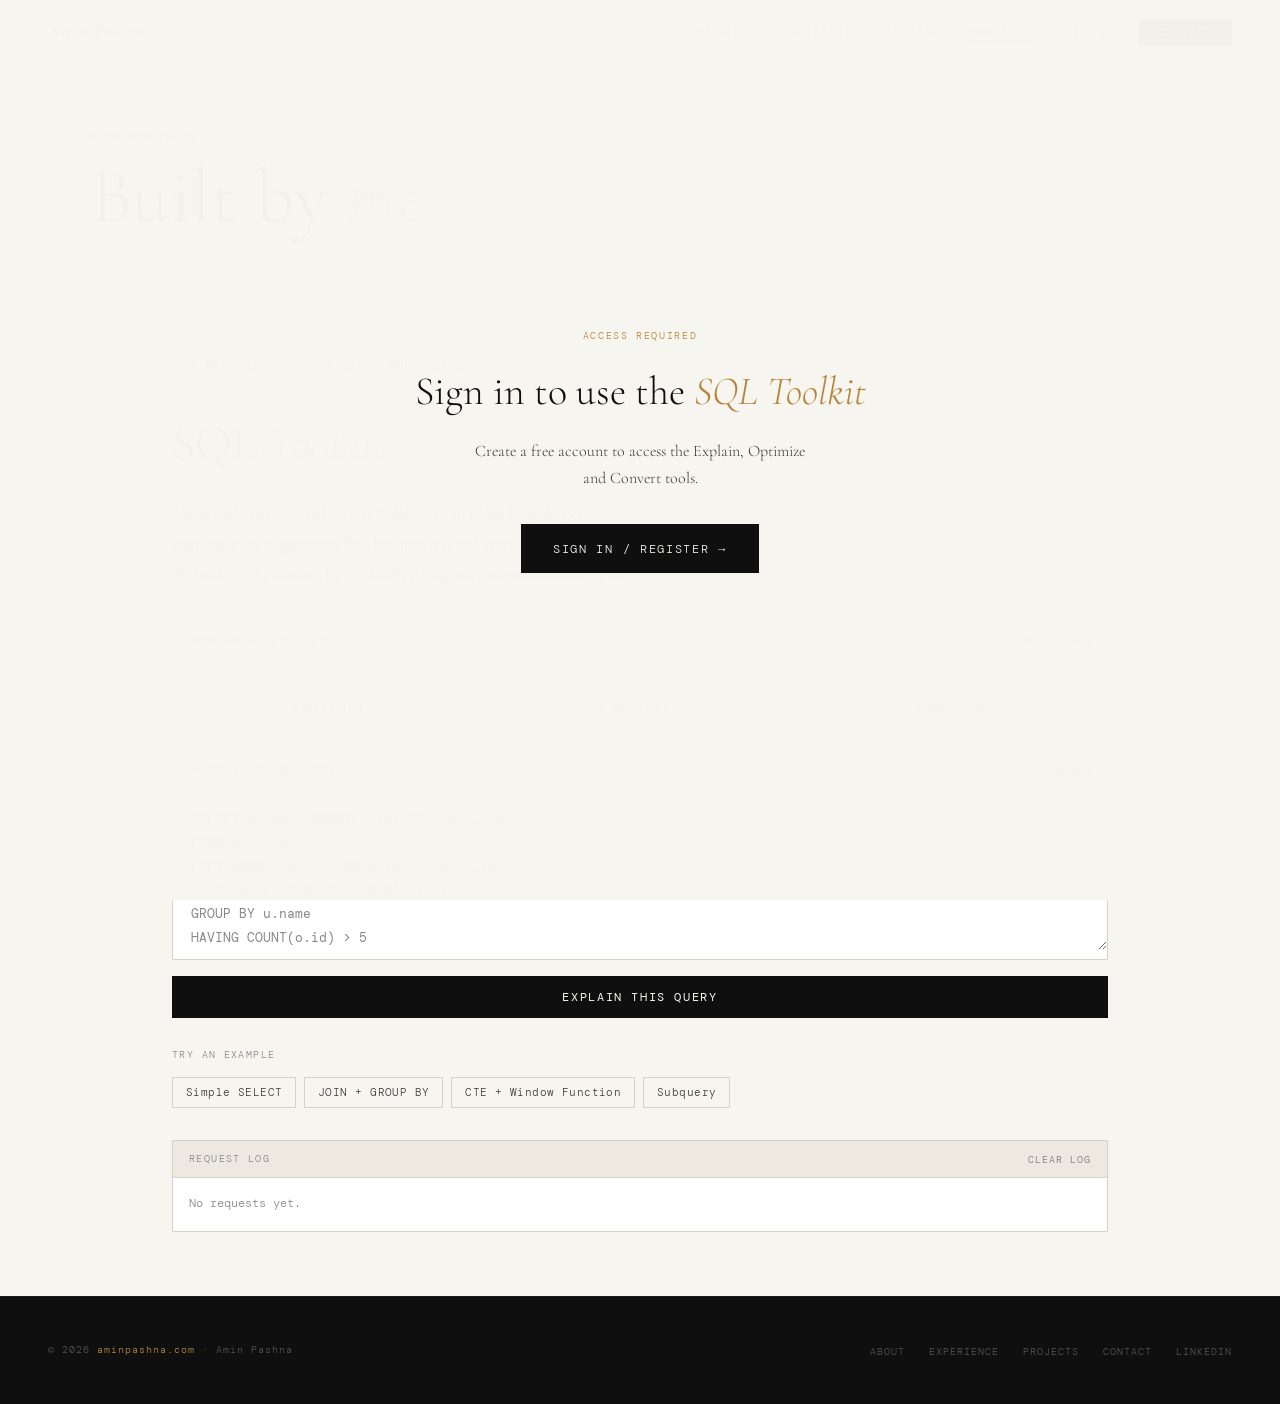
<file: projects.html>
<!DOCTYPE html>
<html lang="en">
<head>
  <meta charset="UTF-8" />
  <meta name="viewport" content="width=device-width, initial-scale=1.0" />
  <title>Projects — Amin Pashna</title>
  <link rel="icon" type="image/x-icon" href="favicon.ico" />
  <link rel="icon" type="image/svg+xml" href="favicon.svg" />
  <link rel="shortcut icon" href="favicon.ico" />
  <link rel="stylesheet" href="style.css" />
  <style>
    .page-hero { padding: 5rem 4rem 4rem; background: var(--paper-warm); border-bottom: 1px solid var(--rule); }
    .page-hero-inner { max-width: 1100px; margin: 0 auto; }
    .page-hero h1 { font-family: var(--font-display); font-size: clamp(3rem,6vw,5rem); font-weight: 300; line-height: 1.05; margin-top: .5rem; }
    .page-hero h1 em { font-style: italic; color: var(--accent); }

    .projects-body { max-width: 1000px; margin: 0 auto; padding: 6rem 4rem; }

    .project-header { margin-bottom: 2rem; }
    .project-meta { display: flex; gap: .6rem; flex-wrap: wrap; margin-bottom: 1.5rem; }
    .project-title { font-family: var(--font-display); font-size: clamp(2rem,4vw,3rem); font-weight: 300; margin-bottom: .8rem; }
    .project-title em { font-style: italic; color: var(--accent); }
    .project-desc { font-size: 1.05rem; color: var(--ink-soft); max-width: 58ch; line-height: 1.8; margin-bottom: 2rem; }

    /* SQL TOOL */
    .sql-tabs { display: flex; border: 1px solid var(--rule); margin-bottom: 1.5rem; overflow: hidden; }
    .sql-tab { flex: 1; padding: .8rem 1rem; font-family: var(--font-mono); font-size: .68rem; letter-spacing: .12em; text-transform: uppercase; color: var(--ink-muted); cursor: pointer; border: none; background: var(--paper); border-right: 1px solid var(--rule); transition: all .2s; position: relative; display: flex; align-items: center; justify-content: center; gap: .5rem; }
    .sql-tab:last-child { border-right: none; }
    .sql-tab:hover { color: var(--ink); background: var(--white); }
    .sql-tab.active { color: var(--ink); background: var(--white); }
    .sql-tab.active::after { content: ''; position: absolute; bottom: 0; left: 0; right: 0; height: 2px; background: var(--accent); }
    .sql-tab-dot { width: 5px; height: 5px; border-radius: 50%; background: var(--accent); }

    .sql-panel { display: none; }
    .sql-panel.active { display: block; }

    .sql-input-box { border: 1px solid var(--rule); background: var(--white); margin-bottom: 1rem; overflow: hidden; }
    .sql-input-header { display: flex; justify-content: space-between; align-items: center; padding: .6rem 1rem; border-bottom: 1px solid var(--rule); background: var(--paper-warm); }
    .sql-input-label { font-family: var(--font-mono); font-size: .62rem; letter-spacing: .14em; text-transform: uppercase; color: var(--ink-muted); }
    .sql-btn-clear { font-family: var(--font-mono); font-size: .62rem; letter-spacing: .1em; text-transform: uppercase; color: var(--ink-muted); background: none; border: none; cursor: pointer; transition: color .2s; }
    .sql-btn-clear:hover { color: #c0392b; }

    .sql-textarea { width: 100%; min-height: 160px; background: transparent; border: none; outline: none; font-family: var(--font-mono); font-size: .82rem; color: var(--ink); line-height: 1.8; padding: 1.1rem; resize: vertical; caret-color: var(--accent); }
    .sql-textarea::placeholder { color: var(--ink-muted); }

    .sql-convert-opts { display: flex; gap: 1rem; padding: .7rem 1rem; border-top: 1px solid var(--rule); background: var(--paper-warm); flex-wrap: wrap; align-items: center; }
    .sql-convert-opts label { font-family: var(--font-mono); font-size: .62rem; letter-spacing: .12em; text-transform: uppercase; color: var(--ink-soft); }
    .sql-convert-opts select { font-family: var(--font-mono); font-size: .72rem; background: var(--white); color: var(--ink); border: 1px solid var(--rule); padding: .3rem .6rem; outline: none; cursor: pointer; }
    .sql-convert-opts select:focus { border-color: var(--accent); }
    .sql-arrow { color: var(--accent); font-size: .9rem; }

    .sql-btn-run { width: 100%; padding: .85rem; font-family: var(--font-mono); font-size: .72rem; letter-spacing: .14em; text-transform: uppercase; background: var(--ink); color: var(--paper); border: none; cursor: pointer; transition: background .2s; display: flex; align-items: center; justify-content: center; gap: .6rem; }
    .sql-btn-run:hover:not(:disabled) { background: var(--accent); }
    .sql-btn-run:disabled { opacity: .5; cursor: not-allowed; }
    .sql-spinner { width: 12px; height: 12px; border: 2px solid rgba(255,255,255,.3); border-top-color: #fff; border-radius: 50%; animation: spin .7s linear infinite; display: none; }
    .sql-btn-run.loading .sql-spinner { display: block; }
    @keyframes spin { to { transform: rotate(360deg); } }

    .sql-output { display: none; margin-top: 1rem; border: 1px solid var(--rule); background: var(--white); }
    .sql-output.visible { display: block; }
    .sql-output-header { display: flex; justify-content: space-between; align-items: center; padding: .6rem 1rem; border-bottom: 1px solid var(--rule); background: var(--paper-warm); }
    .sql-output-label { font-family: var(--font-mono); font-size: .62rem; letter-spacing: .14em; text-transform: uppercase; color: var(--accent); }
    .sql-btn-copy { font-family: var(--font-mono); font-size: .62rem; letter-spacing: .1em; text-transform: uppercase; color: var(--ink-muted); background: none; border: none; cursor: pointer; transition: color .2s; }
    .sql-btn-copy:hover { color: var(--ink); }

    .sql-output-content { padding: 1.2rem 1.4rem; font-family: var(--font-mono); font-size: .82rem; line-height: 1.9; color: var(--ink-soft); }
    .sql-output-content .sql-para { margin-bottom: .9rem; }
    .sql-output-content strong { color: var(--ink); font-weight: 500; }
    .sql-output-content .sql-list-item { display: flex; gap: .8rem; margin-bottom: .8rem; align-items: baseline; }
    .sql-output-content .sql-list-num { font-family: var(--font-mono); font-size: .72rem; color: var(--accent); font-weight: 500; min-width: 1.2rem; flex-shrink: 0; }
    .sql-output-content .sql-bullet-item { padding-left: 1rem; margin-bottom: .4rem; position: relative; }
    .sql-output-content .sql-bullet-item::before { content: '—'; position: absolute; left: 0; color: var(--accent); }
    .sql-code-block { background: var(--ink); color: #d4c9b0; font-family: var(--font-mono); font-size: .78rem; line-height: 1.7; padding: 1.1rem 1.3rem; margin: .8rem 0; overflow-x: auto; white-space: pre; }

    .sql-examples { margin-top: 1.8rem; }
    .sql-examples-label { font-family: var(--font-mono); font-size: .62rem; letter-spacing: .14em; text-transform: uppercase; color: var(--ink-muted); margin-bottom: .8rem; }
    .sql-chips { display: flex; flex-wrap: wrap; gap: .5rem; }
    .sql-chip { font-family: var(--font-mono); font-size: .68rem; padding: .35rem .8rem; border: 1px solid var(--rule); background: var(--paper); color: var(--ink-soft); cursor: pointer; transition: all .2s; letter-spacing: .04em; }
    .sql-chip:hover { border-color: var(--accent); color: var(--accent); }

    .sql-log { margin-top: 2rem; border: 1px solid var(--rule); background: var(--white); }
    .sql-log-header { display: flex; justify-content: space-between; align-items: center; padding: .6rem 1rem; border-bottom: 1px solid var(--rule); background: var(--paper-warm); }
    .sql-log-title { font-family: var(--font-mono); font-size: .62rem; letter-spacing: .14em; text-transform: uppercase; color: var(--ink-muted); }
    .sql-log-clear { font-family: var(--font-mono); font-size: .62rem; letter-spacing: .1em; text-transform: uppercase; color: var(--ink-muted); background: none; border: none; cursor: pointer; transition: color .2s; }
    .sql-log-clear:hover { color: #c0392b; }
    .sql-log-entries { padding: .6rem 1rem; max-height: 180px; overflow-y: auto; font-family: var(--font-mono); font-size: .72rem; line-height: 1.8; }
    .sql-log-empty { color: var(--ink-muted); font-size: .72rem; padding: .4rem 0; }
    .sql-log-entry { display: flex; gap: .8rem; align-items: baseline; padding: .2rem 0; border-bottom: 1px solid var(--rule); }
    .sql-log-entry:last-child { border-bottom: none; }
    .sql-log-time { color: var(--ink-muted); flex-shrink: 0; font-size: .65rem; }
    .sql-log-status { flex-shrink: 0; font-weight: 500; }
    .sql-log-status.ok { color: #2e7d32; }
    .sql-log-status.err { color: #c0392b; }
    .sql-log-msg { color: var(--ink-soft); }

    /* ── USAGE LIMIT ── */
    .usage-bar {
      display: flex; align-items: center; justify-content: space-between;
      padding: .7rem 1rem; background: var(--paper-warm);
      border: 1px solid var(--rule); margin-bottom: 1.5rem;
    }
    .usage-bar-left { display: flex; align-items: center; gap: .8rem; }
    .usage-label { font-family: var(--font-mono); font-size: .62rem; letter-spacing: .12em; text-transform: uppercase; color: var(--ink-muted); }
    .usage-dots { display: flex; gap: .35rem; }
    .usage-dot { width: 8px; height: 8px; border-radius: 50%; background: var(--rule); transition: background .3s; }
    .usage-dot.used { background: var(--accent); }
    .usage-dot.last { background: #c0392b; }
    .usage-remaining { font-family: var(--font-mono); font-size: .62rem; color: var(--ink-muted); }

    /* ── GATE MODAL ── */
    .gate-overlay {
      display: none; position: fixed; inset: 0;
      background: rgba(15,15,15,.85); z-index: 500;
      align-items: center; justify-content: center;
      backdrop-filter: blur(4px);
    }
    .gate-overlay.visible { display: flex; }
    .gate-modal {
      background: var(--paper); max-width: 480px; width: 90%;
      padding: 3rem; position: relative;
      border-top: 3px solid var(--accent);
    }
    .gate-eyebrow { font-family: var(--font-mono); font-size: .62rem; letter-spacing: .16em; text-transform: uppercase; color: var(--accent); margin-bottom: .8rem; }
    .gate-title { font-family: var(--font-display); font-size: 2.2rem; font-weight: 300; line-height: 1.1; margin-bottom: 1rem; }
    .gate-title em { font-style: italic; color: var(--accent); }
    .gate-desc { font-size: 1rem; color: var(--ink-soft); line-height: 1.7; margin-bottom: 2rem; }
    .gate-actions { display: flex; flex-direction: column; gap: .8rem; }
    .gate-btn-primary { font-family: var(--font-mono); font-size: .72rem; letter-spacing: .12em; text-transform: uppercase; background: var(--ink); color: var(--paper); border: none; padding: .9rem 1.5rem; cursor: pointer; transition: background .2s; text-align: center; text-decoration: none; display: block; }
    .gate-btn-primary:hover { background: var(--accent); }
    .gate-btn-secondary { font-family: var(--font-mono); font-size: .68rem; letter-spacing: .1em; text-transform: uppercase; background: transparent; color: var(--ink-muted); border: 1px solid var(--rule); padding: .8rem 1.5rem; cursor: pointer; transition: all .2s; text-align: center; }
    .gate-btn-secondary:hover { border-color: var(--accent); color: var(--accent); }
    .gate-note { font-family: var(--font-mono); font-size: .6rem; color: var(--ink-muted); margin-top: 1.2rem; text-align: center; letter-spacing: .06em; }
      .page-hero { padding: 4rem 2rem 3rem; }
      .projects-body { padding: 4rem 2rem; }
    }

    @media (max-width: 768px) {
      .projects-body { padding: 3rem 1.5rem; }
      .sql-tabs { flex-direction: column; }
      .sql-tab { border-right: none; border-bottom: 1px solid var(--rule); }
      .sql-tab:last-child { border-bottom: none; }
      .sql-convert-opts { flex-direction: column; align-items: flex-start; gap: .6rem; }
    }
  </style>
</head>
<body>
<div id="auth-overlay" style="display:none;position:fixed;inset:0;background:rgba(247,245,240,0.98);z-index:9999;flex-direction:column;align-items:center;justify-content:center;text-align:center;padding:2rem;"><p style="font-family:'DM Mono',monospace;font-size:.65rem;letter-spacing:.16em;text-transform:uppercase;color:#b5863a;margin-bottom:.8rem;">Access Required</p><h2 style="font-family:'Cormorant Garamond',serif;font-size:2.5rem;font-weight:300;margin-bottom:.8rem;color:#0f0f0f;">Sign in to use the <em style="font-style:italic;color:#b5863a;">SQL Toolkit</em></h2><p style="font-size:1rem;color:#3a3a3a;max-width:42ch;margin:0 auto 2rem;line-height:1.7;">Create a free account to access the Explain, Optimize and Convert tools.</p><a href="login.html" style="font-family:'DM Mono',monospace;font-size:.75rem;letter-spacing:.14em;text-transform:uppercase;background:#0f0f0f;color:#f7f5f0;padding:.9rem 2rem;text-decoration:none;display:inline-block;">Sign In / Register →</a></div>
  <nav id="nav">
    <a href="index.html" class="nav-logo">Amin <span>Pashna</span></a>
    <ul class="nav-links">
      <li><a href="about.html">About</a></li>
      <li><a href="experience.html">Experience</a></li>
      <li><a href="skills.html">Skills</a></li>
      <li><a href="projects.html" class="active">Projects</a></li>
      <li><a href="certifications.html">Certs</a></li>
      <li><a href="contact.html" class="nav-cta">Contact</a></li>
    </ul>
  </nav>
  <button class="nav-burger" id="burger" aria-label="Open menu"><span></span><span></span><span></span></button>
  <div class="nav-drawer" id="drawer">
    <ul>
      <li><a href="about.html">About</a></li>
      <li><a href="experience.html">Experience</a></li>
      <li><a href="skills.html">Skills</a></li>
      <li><a href="projects.html" class="active">Projects</a></li>
      <li><a href="certifications.html">Certs</a></li>
    </ul>
    <a href="contact.html" class="drawer-cta">Contact</a>
  </div>

  <div class="page">
    <div class="page-hero">
      <div class="page-hero-inner">
        <span class="section-label">Side Projects</span>
        <h1>Built by <em>me</em></h1>
      </div>
    </div>

    <div class="projects-body">
      <div class="project-header reveal">
        <div class="project-meta">
          <span class="tag">AI-Powered</span>
          <span class="tag">Open Tool</span>
          <span class="tag">SQL Server</span>
        </div>
        <h2 class="project-title">SQL <em>Toolkit</em></h2>
        <p class="project-desc">Three tools in one: explain any SQL query in plain English, get optimization suggestions for slow queries, and convert between SQL dialects — all powered by AI. Built, deployed, and maintained by me.</p>
      </div>

      <!-- USAGE BAR -->
      <div class="usage-bar reveal">
        <div class="usage-bar-left">
          <span class="usage-label">Free uses</span>
          <div class="usage-dots" id="usage-dots">
            <div class="usage-dot" id="dot-1"></div>
            <div class="usage-dot" id="dot-2"></div>
            <div class="usage-dot" id="dot-3"></div>
            <div class="usage-dot" id="dot-4"></div>
            <div class="usage-dot" id="dot-5"></div>
          </div>
        </div>
        <span class="usage-remaining" id="usage-remaining">5 remaining</span>
      </div>

      <!-- GATE MODAL -->
      <div class="gate-overlay" id="gate-overlay">
        <div class="gate-modal">
          <p class="gate-eyebrow">Free limit reached</p>
          <h2 class="gate-title">You've used your <em>5 free</em> queries</h2>
          <p class="gate-desc">Thank you for trying the SQL Toolkit! To continue using the Explain, Optimize, and Convert tools, get in touch — I'd love to hear what you're working on.</p>
          <div class="gate-actions">
            <a href="contact.html" class="gate-btn-primary">Get in Touch →</a>
            <button class="gate-btn-secondary" onclick="resetLimit()">Reset (Demo Mode)</button>
          </div>
          <p class="gate-note">This is a personal project — limit resets on page refresh in demo mode.</p>
        </div>
      </div>

      <div id="user-bar" class="usage-bar" style="display:none;"><div class="usage-bar-left"><span class="usage-label">Welcome, <span id="user-name"></span></span><div class="usage-dots" id="usage-dots"></div></div><div style="display:flex;align-items:center;gap:1rem;"><span class="usage-remaining" id="usage-remaining"></span><button onclick="logout()" style="font-family:var(--font-mono);font-size:.6rem;letter-spacing:.1em;text-transform:uppercase;color:var(--ink-muted);background:none;border:none;cursor:pointer;">Sign Out</button></div></div>

      <div class="reveal">
        <div class="sql-tabs">
          <button class="sql-tab active" data-tool="explain"><span class="sql-tab-dot"></span> Explain</button>
          <button class="sql-tab" data-tool="optimize"><span class="sql-tab-dot"></span> Optimize</button>
          <button class="sql-tab" data-tool="convert"><span class="sql-tab-dot"></span> Convert</button>
        </div>

        <div class="sql-panel active" id="sql-panel-explain">
          <div class="sql-input-box">
            <div class="sql-input-header"><span class="sql-input-label">Paste your SQL query</span><button class="sql-btn-clear" onclick="sqlClear('explain')">Clear</button></div>
            <textarea class="sql-textarea" id="sql-input-explain" placeholder="SELECT u.name, COUNT(o.id) AS order_count&#10;FROM users u&#10;LEFT JOIN orders o ON u.id = o.user_id&#10;WHERE u.created_at > '2024-01-01'&#10;GROUP BY u.name&#10;HAVING COUNT(o.id) > 5&#10;ORDER BY order_count DESC;"></textarea>
          </div>
          <button class="sql-btn-run" id="sql-btn-explain" onclick="sqlRun('explain')"><div class="sql-spinner"></div><span>Explain this Query</span></button>
          <div class="sql-output" id="sql-output-explain"><div class="sql-output-header"><span class="sql-output-label">Explanation</span><button class="sql-btn-copy" onclick="sqlCopy('explain')">Copy</button></div><div class="sql-output-content" id="sql-output-content-explain"></div></div>
          <div class="sql-examples"><div class="sql-examples-label">Try an example</div><div class="sql-chips"><span class="sql-chip" onclick="sqlExample('explain',0)">Simple SELECT</span><span class="sql-chip" onclick="sqlExample('explain',1)">JOIN + GROUP BY</span><span class="sql-chip" onclick="sqlExample('explain',2)">CTE + Window Function</span><span class="sql-chip" onclick="sqlExample('explain',3)">Subquery</span></div></div>
        </div>

        <div class="sql-panel" id="sql-panel-optimize">
          <div class="sql-input-box">
            <div class="sql-input-header"><span class="sql-input-label">Paste your slow query</span><button class="sql-btn-clear" onclick="sqlClear('optimize')">Clear</button></div>
            <textarea class="sql-textarea" id="sql-input-optimize" placeholder="SELECT *&#10;FROM orders o&#10;WHERE YEAR(o.created_at) = 2024&#10;  AND (SELECT COUNT(*) FROM order_items i WHERE i.order_id = o.id) > 3&#10;ORDER BY o.created_at DESC;"></textarea>
          </div>
          <button class="sql-btn-run" id="sql-btn-optimize" onclick="sqlRun('optimize')"><div class="sql-spinner"></div><span>Optimize this Query</span></button>
          <div class="sql-output" id="sql-output-optimize"><div class="sql-output-header"><span class="sql-output-label">Optimization Tips</span><button class="sql-btn-copy" onclick="sqlCopy('optimize')">Copy</button></div><div class="sql-output-content" id="sql-output-content-optimize"></div></div>
          <div class="sql-examples"><div class="sql-examples-label">Try an example</div><div class="sql-chips"><span class="sql-chip" onclick="sqlExample('optimize',0)">SELECT *</span><span class="sql-chip" onclick="sqlExample('optimize',1)">Correlated Subquery</span><span class="sql-chip" onclick="sqlExample('optimize',2)">Function on column</span></div></div>
        </div>

        <div class="sql-panel" id="sql-panel-convert">
          <div class="sql-input-box">
            <div class="sql-input-header"><span class="sql-input-label">Paste your query</span><button class="sql-btn-clear" onclick="sqlClear('convert')">Clear</button></div>
            <textarea class="sql-textarea" id="sql-input-convert" placeholder="SELECT TOP 10 name, GETDATE() as today&#10;FROM employees&#10;WHERE ISNULL(salary, 0) > 50000&#10;ORDER BY hire_date DESC;"></textarea>
            <div class="sql-convert-opts">
              <label>From</label>
              <select id="sql-from"><option>SQL Server</option><option>MySQL</option><option>PostgreSQL</option><option>SQLite</option><option>Oracle</option></select>
              <span class="sql-arrow">→</span>
              <label>To</label>
              <select id="sql-to"><option>PostgreSQL</option><option>MySQL</option><option>SQL Server</option><option>SQLite</option><option>Oracle</option></select>
            </div>
          </div>
          <button class="sql-btn-run" id="sql-btn-convert" onclick="sqlRun('convert')"><div class="sql-spinner"></div><span>Convert Dialect</span></button>
          <div class="sql-output" id="sql-output-convert"><div class="sql-output-header"><span class="sql-output-label">Converted Query</span><button class="sql-btn-copy" onclick="sqlCopy('convert')">Copy</button></div><div class="sql-output-content" id="sql-output-content-convert"></div></div>
          <div class="sql-examples"><div class="sql-examples-label">Try an example</div><div class="sql-chips"><span class="sql-chip" onclick="sqlExample('convert',0)">TOP → LIMIT</span><span class="sql-chip" onclick="sqlExample('convert',1)">GETDATE() → NOW()</span><span class="sql-chip" onclick="sqlExample('convert',2)">ISNULL → COALESCE</span></div></div>
        </div>

        <div class="sql-log">
          <div class="sql-log-header"><span class="sql-log-title">Request Log</span><button class="sql-log-clear" onclick="sqlLogClear()">Clear log</button></div>
          <div class="sql-log-entries" id="sql-log-entries"><div class="sql-log-empty" id="sql-log-empty">No requests yet.</div></div>
        </div>
      </div>
    </div>
  </div>

  <footer>
    <p>© 2026 <a href="index.html">aminpashna.com</a> · Amin Pashna</p>
    <ul class="footer-links">
      <li><a href="about.html">About</a></li>
      <li><a href="experience.html">Experience</a></li>
      <li><a href="projects.html">Projects</a></li>
      <li><a href="contact.html">Contact</a></li>
      <li><a href="https://linkedin.com/in/amin-pashna-62b84ba1" target="_blank">LinkedIn</a></li>
    </ul>
  </footer>

  <script>
    const nav = document.getElementById('nav');

    // Mobile nav
    const burger = document.getElementById('burger');
    const drawer = document.getElementById('drawer');
    if (burger && drawer) {
      burger.addEventListener('click', () => {
        const isOpen = drawer.classList.toggle('open');
        burger.classList.toggle('open', isOpen);
        document.body.style.overflow = isOpen ? 'hidden' : '';
      });
      drawer.querySelectorAll('a').forEach(a => a.addEventListener('click', () => {
        drawer.classList.remove('open');
        burger.classList.remove('open');
        document.body.style.overflow = '';
      }));
      // Close on outside click
      document.addEventListener('click', (e) => {
        if (drawer.classList.contains('open') && !drawer.contains(e.target) && !burger.contains(e.target)) {
          drawer.classList.remove('open');
          burger.classList.remove('open');
          document.body.style.overflow = '';
        }
      });
    }
    window.addEventListener('scroll', () => nav.classList.toggle('scrolled', window.scrollY > 20));
    const io = new IntersectionObserver(entries => entries.forEach((e,i) => { if(e.isIntersecting) setTimeout(()=>e.target.classList.add('visible'),i*100); }), {threshold:.1});
    document.querySelectorAll('.reveal').forEach(el => io.observe(el));

    const AUTH_API='https://sqltoolkit-backend.onrender.com';const AI_API='https://sql-toolkit-proxy.amin-p.workers.dev';const LIMIT=20;let currentToken=null,currentUses=0;
function logout(){localStorage.removeItem('sql_token');localStorage.removeItem('sql_name');window.location.reload();}
function updateUserBar(n,u){document.getElementById('user-name').textContent=n;document.getElementById('usage-remaining').textContent=Math.max(0,LIMIT-u)+' queries remaining';document.getElementById('user-bar').style.display='flex';}
async function initAuth(){const t=localStorage.getItem('sql_token');if(!t){document.getElementById('auth-overlay').style.display='flex';return;}try{const r=await fetch(AUTH_API+'/auth/verify',{method:'POST',headers:{'Content-Type':'application/json'},body:JSON.stringify({token:t})});const d=await r.json();if(!r.ok||!d.valid){localStorage.removeItem('sql_token');localStorage.removeItem('sql_name');document.getElementById('auth-overlay').style.display='flex';return;}currentToken=t;currentUses=d.uses||0;updateUserBar(d.name,currentUses);}catch(e){currentToken=t;document.getElementById('user-bar').style.display='flex';document.getElementById('user-name').textContent=localStorage.getItem('sql_name')||'';}}
async function checkLimit(){if(!currentToken){window.location.href='login.html';return false;}if(currentUses>=LIMIT){document.getElementById('gate-overlay').classList.add('visible');return false;}return true;}
async function trackUse(){if(!currentToken)return;try{const r=await fetch(AUTH_API+'/auth/use',{method:'POST',headers:{'Content-Type':'application/json'},body:JSON.stringify({token:currentToken})});const d=await r.json();if(d.uses!==undefined){currentUses=d.uses;updateUserBar(localStorage.getItem('sql_name')||'',currentUses);}}catch(e){}}
initAuth();
  
    const sqlExamples = {
      explain: [
        `SELECT name, email FROM users WHERE active = 1;`,
        `SELECT u.name, COUNT(o.id) AS order_count\nFROM users u\nLEFT JOIN orders o ON u.id = o.user_id\nWHERE u.created_at > '2024-01-01'\nGROUP BY u.name\nHAVING COUNT(o.id) > 5\nORDER BY order_count DESC;`,
        `WITH ranked AS (\n  SELECT employee_id, salary, department_id,\n    RANK() OVER (PARTITION BY department_id ORDER BY salary DESC) AS salary_rank\n  FROM employees\n)\nSELECT * FROM ranked WHERE salary_rank <= 3;`,
        `SELECT name FROM products\nWHERE category_id IN (\n  SELECT id FROM categories WHERE active = 1\n);`
      ],
      optimize: [
        `SELECT * FROM orders WHERE status = 'pending';`,
        `SELECT * FROM orders o\nWHERE (SELECT COUNT(*) FROM order_items i WHERE i.order_id = o.id) > 3;`,
        `SELECT * FROM employees WHERE YEAR(hire_date) = 2023;`
      ],
      convert: [
        `SELECT TOP 10 name FROM products ORDER BY price DESC;`,
        `SELECT name, GETDATE() as today FROM employees;`,
        `SELECT name, ISNULL(phone, 'N/A') FROM contacts;`
      ]
    };

    function sqlExample(tool, idx) {
      document.getElementById('sql-input-'+tool).value = sqlExamples[tool][idx];
      if (tool === 'convert') { document.getElementById('sql-from').value = 'SQL Server'; document.getElementById('sql-to').value = 'PostgreSQL'; }
    }
    function sqlClear(tool) { document.getElementById('sql-input-'+tool).value = ''; document.getElementById('sql-output-'+tool).classList.remove('visible'); }
    function sqlCopy(tool) {
      const text = document.getElementById('sql-output-content-'+tool).innerText;
      navigator.clipboard.writeText(text).then(() => { const btn = document.querySelector('#sql-output-'+tool+' .sql-btn-copy'); btn.textContent = 'Copied!'; setTimeout(() => btn.textContent = 'Copy', 1500); });
    }

    document.querySelectorAll('.sql-tab').forEach(tab => {
      tab.addEventListener('click', () => {
        document.querySelectorAll('.sql-tab').forEach(t => t.classList.remove('active'));
        document.querySelectorAll('.sql-panel').forEach(p => p.classList.remove('active'));
        tab.classList.add('active');
        document.getElementById('sql-panel-'+tab.dataset.tool).classList.add('active');
      });
    });

    function sqlLogAdd(status, message) {
      const entries = document.getElementById('sql-log-entries');
      const empty = document.getElementById('sql-log-empty');
      if (empty) empty.remove();
      const now = new Date();
      const time = now.toLocaleTimeString('en-US', {hour12:false});
      const entry = document.createElement('div');
      entry.className = 'sql-log-entry';
      entry.innerHTML = '<span class="sql-log-time">'+time+'</span><span class="sql-log-status '+(status==='OK'?'ok':'err')+'">'+status+'</span><span class="sql-log-msg">'+message+'</span>';
      entries.prepend(entry);
    }
    function sqlLogClear() { document.getElementById('sql-log-entries').innerHTML = '<div class="sql-log-empty" id="sql-log-empty">No requests yet.</div>'; }

    function renderMarkdown(text) {
      return text
        .replace(/```[\w]*\n?([\s\S]*?)```/g, (_,code) => '<pre class="sql-code-block">'+code.trim().replace(/</g,'&lt;').replace(/>/g,'&gt;')+'</pre>')
        .replace(/\*\*(.+?)\*\*/g, '<strong>$1</strong>')
        .replace(/`([^`]+)`/g, '<code style="font-family:var(--font-mono);background:var(--paper-warm);padding:.1em .3em;font-size:.85em;">$1</code>')
        .replace(/^(\d+)\. (.+)$/gm, '<div class="sql-list-item"><span class="sql-list-num">$1</span><span>$2</span></div>')
        .replace(/^[-•] (.+)$/gm, '<div class="sql-bullet-item">$1</div>')
        .replace(/\n{2,}/g, '</p><p class="sql-para">')
        .replace(/\n/g, '<br>')
        .replace(/^/, '<p class="sql-para">').replace(/$/, '</p>');
    }
  
    async function sqlRun(tool) {
      if (!(await checkLimit())) return;
      const input = document.getElementById('sql-input-'+tool).value.trim();
      if (!input) { alert('Please enter a SQL query first.'); return; }
      const btn = document.getElementById('sql-btn-'+tool);
      btn.disabled = true; btn.classList.add('loading');
      let prompt = '';
      if (tool === 'explain') prompt = `You are a SQL expert. Explain the following SQL query step by step. Format your response exactly like this:\n- Start with one short summary sentence.\n- Then number each clause (1. SELECT, 2. FROM, etc.) with a **bold** clause name followed by a colon and explanation.\n- End with a "Final Result:" line describing what the query returns.\nUse **bold** for clause names. Do not use headers or bullet points, only numbered items.\n\nSQL Query:\n${input}`;
      else if (tool === 'optimize') prompt = `You are a senior database performance engineer. Analyze this SQL query and respond in exactly this format:\n**Issues Found:**\n1. [issue one]\n2. [issue two]\n\n**Optimized Query:**\n\`\`\`sql\n[rewritten query here]\n\`\`\`\n\n**What Changed:**\n1. [explanation of change one]\n2. [explanation of change two]\n\nUse **bold** for section headers. Number each issue and change.\n\nSQL Query:\n${input}`;
      else { const from = document.getElementById('sql-from').value; const to = document.getElementById('sql-to').value; prompt = `You are a SQL dialect expert. Convert the following ${from} query to ${to}. Respond in exactly this format:\n**Converted ${to} Query:**\n\`\`\`sql\n[converted query here]\n\`\`\`\n\n**Changes Made:**\n1. [first change with **function/keyword** bolded]\n2. [second change with **function/keyword** bolded]\n\nUse **bold** for section headers and function names.\n\nOriginal ${from} query:\n${input}`; }
      const start = Date.now();
      try {
        const response = await fetch(AI_API, { method: 'POST', headers: {'Content-Type':'application/json'}, body: JSON.stringify({model:'gpt-4o-mini',max_tokens:1000,messages:[{role:'user',content:prompt}]}) });
        const ms = Date.now() - start;
        if (!response.ok) { const err = await response.text(); sqlLogAdd('ERR','['+tool+'] HTTP '+response.status+' — '+err.slice(0,120)+' ('+ms+'ms)'); alert('Error '+response.status+'. Check the request log.'); return; }
        const data = await response.json();
        if (data.error) { sqlLogAdd('ERR','['+tool+'] API error: '+data.error.message+' ('+ms+'ms)'); alert('API error: '+data.error.message); return; }
        const result = data.content?.map(b=>b.text||'').join('') || 'No response received.';
        await trackUse();
        sqlLogAdd('OK','['+tool+'] Success — '+result.length+' chars returned ('+ms+'ms)');
        const out = document.getElementById('sql-output-'+tool);
        document.getElementById('sql-output-content-'+tool).innerHTML = renderMarkdown(result);
        out.classList.add('visible');
        out.scrollIntoView({behavior:'smooth',block:'nearest'});
      } catch(err) { const ms = Date.now()-start; sqlLogAdd('ERR','['+tool+'] Network error: '+err.message+' ('+ms+'ms)'); alert('Network error: '+err.message); }
      finally { btn.disabled = false; btn.classList.remove('loading'); }
    }
  </script>
</body>
</html>
</file>
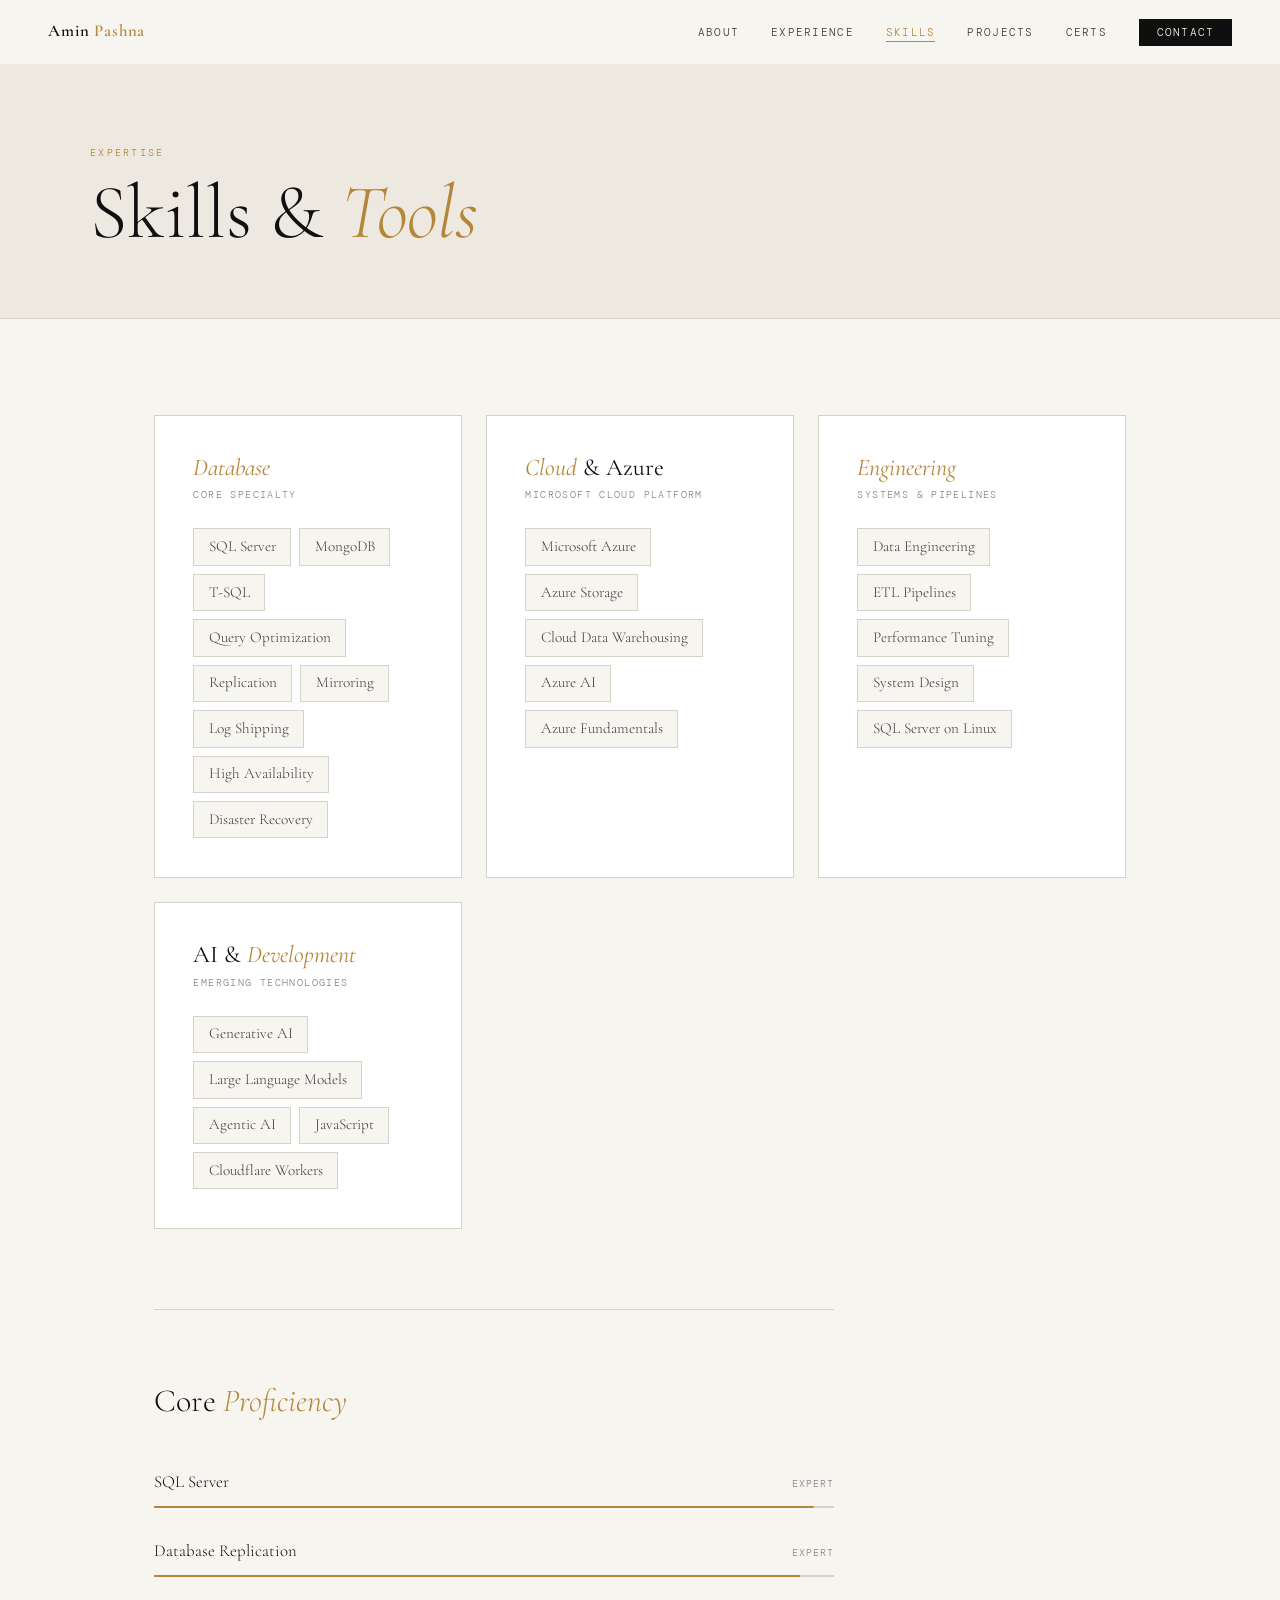
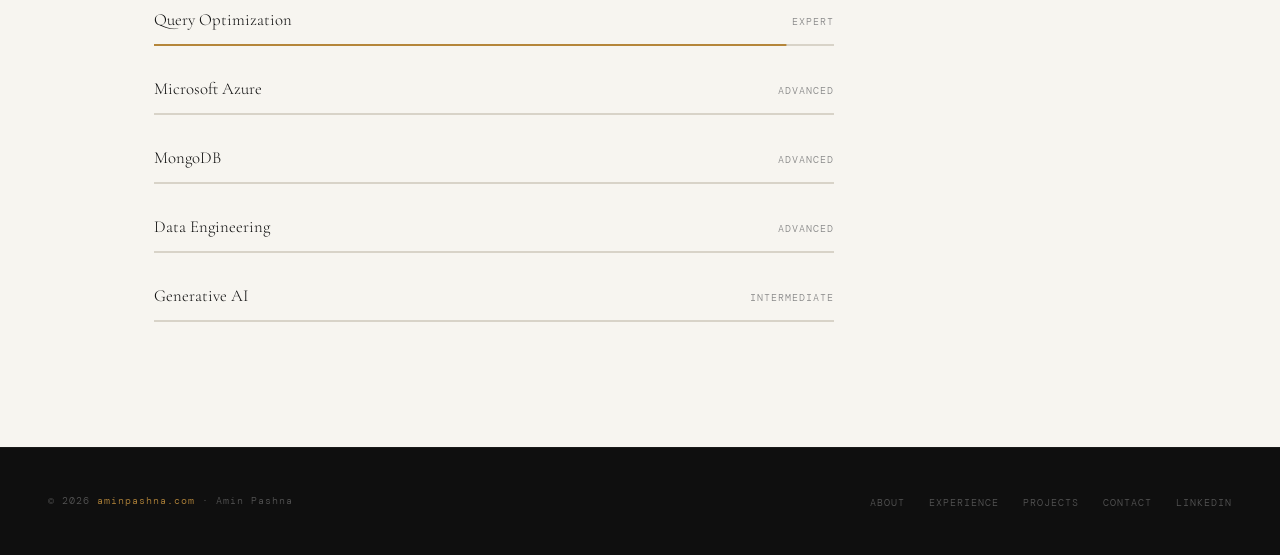
<file: skills.html>
<!DOCTYPE html>
<html lang="en-US">
<head>
<meta charset="UTF-8" />
<meta name="viewport" content="width=device-width, initial-scale=1.0" />
<title>Skills & Tools — Amin Pashna | SQL Server, Azure, Data Engineering</title>
<meta name="description" content="Technical skills: SQL Server, Microsoft Azure, MongoDB, T-SQL, replication, mirroring, log shipping, ETL pipelines, Azure AI, Generative AI, and Agentic AI architectures." />
<meta name="author" content="Amin Pashna" />
<link rel="canonical" href="https://aminpashna.com/skills.html" />

<!-- Open Graph -->
<meta property="og:type" content="profile" />
<meta property="og:site_name" content="Amin Pashna" />
<meta property="og:title" content="Skills — Amin Pashna" />
<meta property="og:description" content="SQL Server, Microsoft Azure, MongoDB, Data Engineering, Generative AI, Agentic AI architectures." />
<meta property="og:url" content="https://aminpashna.com/skills.html" />
<meta property="og:image" content="https://aminpashna.com/og-image.jpg" />
<meta property="og:image:width" content="1200" />
<meta property="og:image:height" content="630" />
<meta property="og:image:alt" content="Amin Pashna — Engineer at Microsoft" />
<meta property="profile:first_name" content="Amin" />
<meta property="profile:last_name" content="Pashna" />

<!-- Twitter / X -->
<meta name="twitter:card" content="summary_large_image" />
<meta name="twitter:title" content="Skills — Amin Pashna" />
<meta name="twitter:description" content="SQL Server, Microsoft Azure, MongoDB, Data Engineering, Generative AI, Agentic AI architectures." />
<meta name="twitter:image" content="https://aminpashna.com/og-image.jpg" />

<!-- JSON-LD: Person -->
<script type="application/ld+json">
{
  "@context": "https://schema.org",
  "@type": "Person",
  "name": "Amin Pashna",
  "url": "https://aminpashna.com",
  "image": "https://aminpashna.com/og-image.jpg",
  "jobTitle": "Engineer",
  "worksFor": {
    "@type": "Organization",
    "name": "Microsoft",
    "url": "https://www.microsoft.com"
  },
  "address": {
    "@type": "PostalAddress",
    "addressLocality": "Seattle",
    "addressRegion": "WA",
    "addressCountry": "US"
  },
  "alumniOf": {
    "@type": "CollegeOrUniversity",
    "name": "Islamic Azad University"
  },
  "knowsAbout": [
    "SQL Server", "Microsoft Azure", "Data Engineering",
    "Database Replication", "Database Mirroring", "Log Shipping",
    "MongoDB", "T-SQL", "Query Optimization", "Cloud Data Warehousing",
    "Azure AI", "Generative AI", "Agentic AI", "Large Language Models",
    "High Availability", "Disaster Recovery"
  ],
  "sameAs": [
    "https://www.linkedin.com/in/amin-pashna-62b84ba1/",
    "https://github.com/aminpashna"
  ],
  "description": "Database engineer and cloud specialist with 14+ years of experience building scalable, high-performance data systems at Microsoft, iHerb, and Universal Electronics."
}
</script>
<link rel="icon" type="image/x-icon" href="favicon.ico" />
<link rel="icon" type="image/svg+xml" href="favicon.svg" />
<link rel="shortcut icon" href="favicon.ico" />
<link rel="stylesheet" href="style.css" />
<style>
.page-hero { padding: 5rem 4rem 4rem; background: var(--paper-warm); border-bottom: 1px solid var(--rule); }
.page-hero-inner { max-width: 1100px; margin: 0 auto; }
.page-hero h1 { font-family: var(--font-display); font-size: clamp(3rem,6vw,5rem); font-weight: 300; line-height: 1.05; margin-top: .5rem; }
.page-hero h1 em { font-style: italic; color: var(--accent); }
.skills-body { max-width: 1100px; margin: 0 auto; padding: 6rem 4rem; }
.skills-grid { display: grid; grid-template-columns: repeat(auto-fit, minmax(280px, 1fr)); gap: 1.5rem; }
.skill-group {
padding: 2.4rem; border: 1px solid var(--rule);
background: var(--white); position: relative; overflow: hidden;
transition: border-color .25s, transform .25s;
}
.skill-group::after {
content: ''; position: absolute; bottom: 0; left: 0; right: 0; height: 2px;
background: var(--accent); transform: scaleX(0); transform-origin: left; transition: transform .3s;
}
.skill-group:hover { border-color: var(--accent-light); transform: translateY(-4px); }
.skill-group:hover::after { transform: scaleX(1); }
.skill-group-title {
font-family: var(--font-display);
font-size: 1.5rem; font-weight: 400;
color: var(--ink); margin-bottom: .3rem;
line-height: 1.2;
}
.skill-group-title em { font-style: italic; color: var(--accent); }
.skill-group-sub {
font-family: var(--font-mono); font-size: .62rem;
letter-spacing: .14em; text-transform: uppercase;
color: var(--ink-muted); margin-bottom: 1.5rem;
}
.skill-tags { display: flex; flex-wrap: wrap; gap: .5rem; }
.skill-tag {
font-family: var(--font-display);
font-size: .95rem; font-weight: 300;
padding: .3rem .9rem;
background: var(--paper);
color: var(--ink-soft);
border: 1px solid var(--rule);
transition: border-color .2s, color .2s;
}
.skill-group:hover .skill-tag { border-color: var(--rule); }
.skill-tag:hover { border-color: var(--accent) !important; color: var(--accent); }
.skills-bar-section { margin-top: 5rem; padding-top: 4rem; border-top: 1px solid var(--rule); max-width: 680px; }
.skills-bar-title { font-family: var(--font-display); font-size: 2rem; font-weight: 300; margin-bottom: 2.5rem; }
.skills-bar-title em { font-style: italic; color: var(--accent); }
.skill-bar-item { margin-bottom: 1.8rem; }
.skill-bar-header { display: flex; justify-content: space-between; align-items: baseline; margin-bottom: .6rem; }
.skill-bar-name { font-family: var(--font-display); font-size: 1.05rem; font-weight: 300; color: var(--ink); }
.skill-bar-pct { font-family: var(--font-mono); font-size: .62rem; letter-spacing: .1em; text-transform: uppercase; color: var(--ink-muted); }
.skill-bar-track { height: 2px; background: var(--rule); }
.skill-bar-fill { height: 100%; background: var(--accent); transform-origin: left; transform: scaleX(0); transition: transform 1.2s ease; }
@media (max-width: 860px) {
.page-hero { padding: 4rem 2rem 3rem; }
.skills-body { padding: 4rem 2rem; }
}
@media (max-width: 768px) {
.skills-body { padding: 3rem 1.5rem; }
.skills-grid { grid-template-columns: 1fr; }
.skills-bar-section { margin-top: 3rem; }
}
</style>
</head>
<body>
<nav id="nav">
<a href="index.html" class="nav-logo">Amin <span>Pashna</span></a>
<ul class="nav-links">
<li><a href="about.html">About</a></li>
<li><a href="experience.html">Experience</a></li>
<li><a href="skills.html" class="active">Skills</a></li>
<li><a href="projects.html">Projects</a></li>
<li><a href="certifications.html">Certs</a></li>
<li><a href="contact.html" class="nav-cta">Contact</a></li>
</ul>
</nav>
<button class="nav-burger" id="burger" aria-label="Open menu"><span></span><span></span><span></span></button>
<div class="nav-drawer" id="drawer">
<ul>
<li><a href="about.html">About</a></li>
<li><a href="experience.html">Experience</a></li>
<li><a href="skills.html" class="active">Skills</a></li>
<li><a href="projects.html">Projects</a></li>
<li><a href="certifications.html">Certs</a></li>
</ul>
<a href="contact.html" class="drawer-cta">Contact</a>
</div>
<div class="page">
<div class="page-hero">
<div class="page-hero-inner">
<span class="section-label">Expertise</span>
<h1>Skills &amp; <em>Tools</em></h1>
</div>
</div>
<div class="skills-body">
<div class="skills-grid">
<div class="skill-group reveal">
<p class="skill-group-title"><em>Database</em></p>
<p class="skill-group-sub">Core specialty</p>
<div class="skill-tags">
<span class="skill-tag">SQL Server</span>
<span class="skill-tag">MongoDB</span>
<span class="skill-tag">T-SQL</span>
<span class="skill-tag">Query Optimization</span>
<span class="skill-tag">Replication</span>
<span class="skill-tag">Mirroring</span>
<span class="skill-tag">Log Shipping</span>
<span class="skill-tag">High Availability</span>
<span class="skill-tag">Disaster Recovery</span>
</div>
</div>
<div class="skill-group reveal">
<p class="skill-group-title"><em>Cloud</em> & Azure</p>
<p class="skill-group-sub">Microsoft cloud platform</p>
<div class="skill-tags">
<span class="skill-tag">Microsoft Azure</span>
<span class="skill-tag">Azure Storage</span>
<span class="skill-tag">Cloud Data Warehousing</span>
<span class="skill-tag">Azure AI</span>
<span class="skill-tag">Azure Fundamentals</span>
</div>
</div>
<div class="skill-group reveal">
<p class="skill-group-title"><em>Engineering</em></p>
<p class="skill-group-sub">Systems & pipelines</p>
<div class="skill-tags">
<span class="skill-tag">Data Engineering</span>
<span class="skill-tag">ETL Pipelines</span>
<span class="skill-tag">Performance Tuning</span>
<span class="skill-tag">System Design</span>
<span class="skill-tag">SQL Server on Linux</span>
</div>
</div>
<div class="skill-group reveal">
<p class="skill-group-title">AI & <em>Development</em></p>
<p class="skill-group-sub">Emerging technologies</p>
<div class="skill-tags">
<span class="skill-tag">Generative AI</span>
<span class="skill-tag">Large Language Models</span>
<span class="skill-tag">Agentic AI</span>
<span class="skill-tag">JavaScript</span>
<span class="skill-tag">Cloudflare Workers</span>
</div>
</div>
</div>
<div class="skills-bar-section reveal">
<h3 class="skills-bar-title">Core <em>Proficiency</em></h3>
<div id="bars">
<div class="skill-bar-item"><div class="skill-bar-header"><span class="skill-bar-name">SQL Server</span><span class="skill-bar-pct">Expert</span></div><div class="skill-bar-track"><div class="skill-bar-fill" data-w="0.97"></div></div></div>
<div class="skill-bar-item"><div class="skill-bar-header"><span class="skill-bar-name">Database Replication</span><span class="skill-bar-pct">Expert</span></div><div class="skill-bar-track"><div class="skill-bar-fill" data-w="0.95"></div></div></div>
<div class="skill-bar-item"><div class="skill-bar-header"><span class="skill-bar-name">Query Optimization</span><span class="skill-bar-pct">Expert</span></div><div class="skill-bar-track"><div class="skill-bar-fill" data-w="0.93"></div></div></div>
<div class="skill-bar-item"><div class="skill-bar-header"><span class="skill-bar-name">Microsoft Azure</span><span class="skill-bar-pct">Advanced</span></div><div class="skill-bar-track"><div class="skill-bar-fill" data-w="0.82"></div></div></div>
<div class="skill-bar-item"><div class="skill-bar-header"><span class="skill-bar-name">MongoDB</span><span class="skill-bar-pct">Advanced</span></div><div class="skill-bar-track"><div class="skill-bar-fill" data-w="0.80"></div></div></div>
<div class="skill-bar-item"><div class="skill-bar-header"><span class="skill-bar-name">Data Engineering</span><span class="skill-bar-pct">Advanced</span></div><div class="skill-bar-track"><div class="skill-bar-fill" data-w="0.85"></div></div></div>
<div class="skill-bar-item"><div class="skill-bar-header"><span class="skill-bar-name">Generative AI</span><span class="skill-bar-pct">Intermediate</span></div><div class="skill-bar-track"><div class="skill-bar-fill" data-w="0.65"></div></div></div>
</div>
</div>
</div>
</div>
<footer>
<p>© 2026 <a href="index.html">aminpashna.com</a> · Amin Pashna</p>
<ul class="footer-links">
<li><a href="about.html">About</a></li>
<li><a href="experience.html">Experience</a></li>
<li><a href="projects.html">Projects</a></li>
<li><a href="contact.html">Contact</a></li>
<li><a href="https://linkedin.com/in/amin-pashna-62b84ba1" target="_blank">LinkedIn</a></li>
</ul>
</footer>
<script>
const nav = document.getElementById('nav');
// Mobile nav
const burger = document.getElementById('burger');
const drawer = document.getElementById('drawer');
if (burger && drawer) {
burger.addEventListener('click', () => {
const isOpen = drawer.classList.toggle('open');
burger.classList.toggle('open', isOpen);
document.body.style.overflow = isOpen ? 'hidden' : '';
});
drawer.querySelectorAll('a').forEach(a => a.addEventListener('click', () => {
drawer.classList.remove('open');
burger.classList.remove('open');
document.body.style.overflow = '';
}));
// Close on outside click
document.addEventListener('click', (e) => {
if (drawer.classList.contains('open') && !drawer.contains(e.target) && !burger.contains(e.target)) {
drawer.classList.remove('open');
burger.classList.remove('open');
document.body.style.overflow = '';
}
});
}
window.addEventListener('scroll', () => nav.classList.toggle('scrolled', window.scrollY > 20));
const io = new IntersectionObserver(entries => entries.forEach((e,i) => {
if(e.isIntersecting) {
setTimeout(()=>e.target.classList.add('visible'),i*100);
e.target.querySelectorAll('.skill-bar-fill').forEach((bar,j) => {
setTimeout(() => {
bar.style.transform = `scaleX(${bar.dataset.w})`;
}, j * 120 + 300);
});
}
}), {threshold:.1});
document.querySelectorAll('.reveal').forEach(el => io.observe(el));
</script>
</body>
</html>
</file>
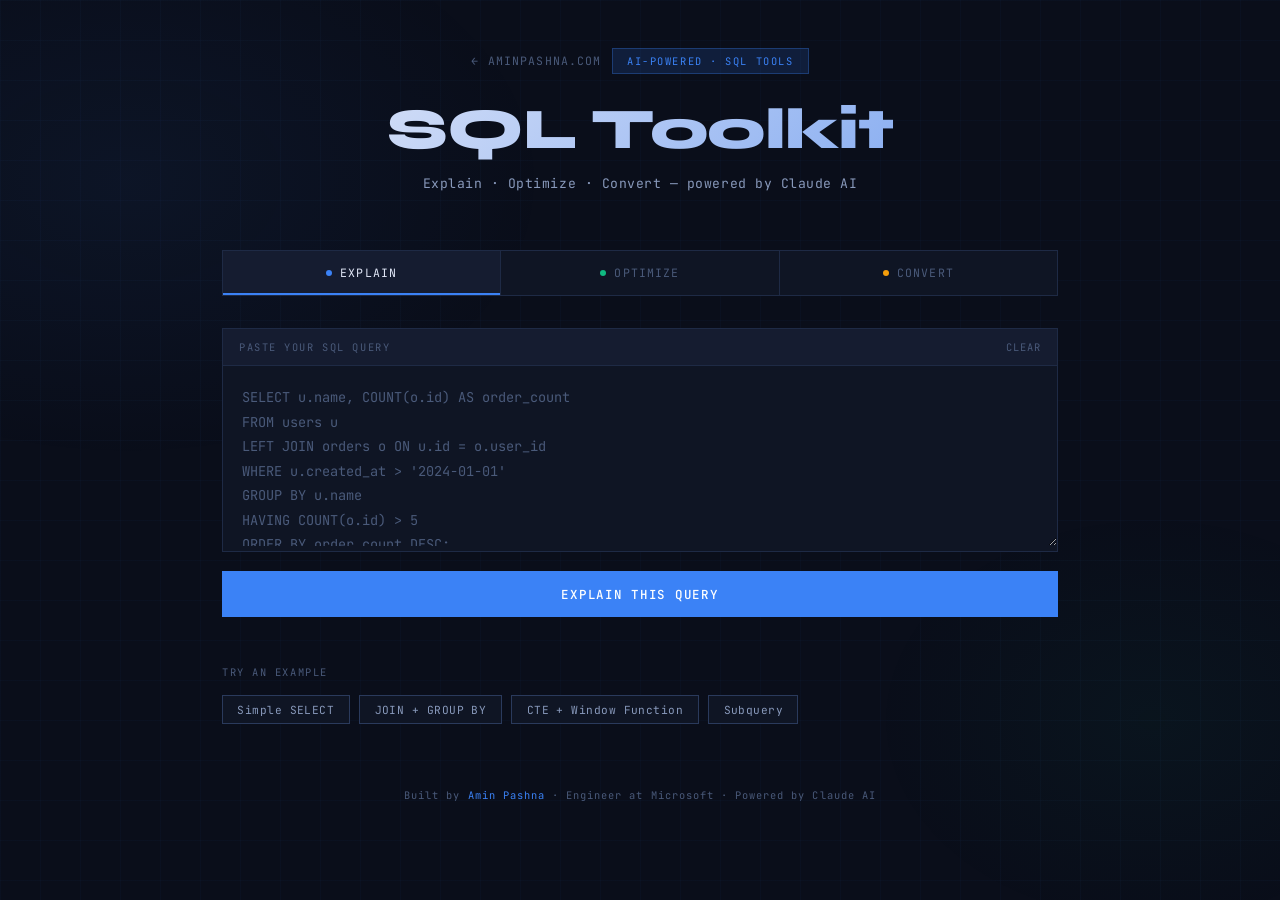
<file: sql-tools.html>
<!DOCTYPE html>
<html lang="en">
<head>
  <meta charset="UTF-8" />
  <meta name="viewport" content="width=device-width, initial-scale=1.0" />
  <title>SQL Tools — by Amin Pashna</title>
  <link rel="preconnect" href="https://fonts.googleapis.com" />
  <link href="https://fonts.googleapis.com/css2?family=JetBrains+Mono:wght@300;400;500;700&family=Syne:wght@400;600;700;800&display=swap" rel="stylesheet" />
  <style>
    *, *::before, *::after { box-sizing: border-box; margin: 0; padding: 0; }

    :root {
      --bg: #0a0e1a;
      --bg2: #0f1524;
      --bg3: #151c30;
      --border: #1e2a45;
      --border-bright: #2a3a5c;
      --text: #e2e8f8;
      --text-soft: #8899bb;
      --text-muted: #4a5a7a;
      --accent: #3b82f6;
      --accent-glow: rgba(59,130,246,0.15);
      --accent2: #10b981;
      --accent2-glow: rgba(16,185,129,0.12);
      --accent3: #f59e0b;
      --accent3-glow: rgba(245,158,11,0.12);
      --red: #ef4444;
      --font-mono: 'JetBrains Mono', monospace;
      --font-display: 'Syne', sans-serif;
    }

    html { scroll-behavior: smooth; }

    body {
      background: var(--bg);
      color: var(--text);
      font-family: var(--font-mono);
      min-height: 100vh;
      overflow-x: hidden;
    }

    /* grid bg */
    body::before {
      content: '';
      position: fixed; inset: 0; z-index: 0;
      background-image:
        linear-gradient(rgba(59,130,246,0.03) 1px, transparent 1px),
        linear-gradient(90deg, rgba(59,130,246,0.03) 1px, transparent 1px);
      background-size: 40px 40px;
      pointer-events: none;
    }

    /* glow orbs */
    body::after {
      content: '';
      position: fixed; inset: 0; z-index: 0;
      background:
        radial-gradient(ellipse 600px 400px at 10% 20%, rgba(59,130,246,0.06) 0%, transparent 70%),
        radial-gradient(ellipse 400px 300px at 90% 80%, rgba(16,185,129,0.04) 0%, transparent 70%);
      pointer-events: none;
    }

    .wrap {
      position: relative; z-index: 1;
      max-width: 900px; margin: 0 auto;
      padding: 3rem 2rem 6rem;
    }

    /* ── HEADER ── */
    header {
      text-align: center;
      margin-bottom: 3.5rem;
      animation: fadeDown .7s ease both;
    }

    .back-link {
      font-family: var(--font-mono); font-size: .72rem;
      letter-spacing: .1em; text-transform: uppercase;
      color: var(--text-muted); text-decoration: none;
      display: inline-flex; align-items: center; gap: .4rem;
      margin-bottom: 2rem; transition: color .2s;
    }
    .back-link:hover { color: var(--accent); }

    .badge {
      display: inline-block;
      font-family: var(--font-mono); font-size: .65rem;
      letter-spacing: .15em; text-transform: uppercase;
      color: var(--accent); border: 1px solid rgba(59,130,246,.3);
      padding: .3rem .9rem; margin-bottom: 1.2rem;
      background: var(--accent-glow);
    }

    h1 {
      font-family: var(--font-display);
      font-size: clamp(2.2rem, 5vw, 3.6rem);
      font-weight: 800; line-height: 1.05;
      letter-spacing: -.02em;
      background: linear-gradient(135deg, #e2e8f8 0%, #7aa4f0 100%);
      -webkit-background-clip: text; -webkit-text-fill-color: transparent;
      background-clip: text;
      margin-bottom: .8rem;
    }

    .header-sub {
      font-size: .82rem; color: var(--text-soft);
      letter-spacing: .04em; line-height: 1.6;
    }

    /* ── TABS ── */
    .tabs {
      display: flex; gap: 0;
      border: 1px solid var(--border);
      background: var(--bg2);
      margin-bottom: 2rem;
      overflow: hidden;
      animation: fadeUp .6s .2s both;
    }

    .tab {
      flex: 1; padding: .9rem 1rem;
      font-family: var(--font-mono); font-size: .72rem;
      letter-spacing: .1em; text-transform: uppercase;
      color: var(--text-muted); cursor: pointer;
      border: none; background: transparent;
      border-right: 1px solid var(--border);
      transition: all .2s; position: relative;
      display: flex; align-items: center; justify-content: center; gap: .5rem;
    }
    .tab:last-child { border-right: none; }
    .tab:hover { color: var(--text); background: var(--bg3); }
    .tab.active { color: var(--text); background: var(--bg3); }
    .tab.active::after {
      content: ''; position: absolute;
      bottom: 0; left: 0; right: 0; height: 2px;
    }
    .tab[data-tab="explain"].active::after { background: var(--accent); }
    .tab[data-tab="optimize"].active::after { background: var(--accent2); }
    .tab[data-tab="convert"].active::after { background: var(--accent3); }

    .tab-dot {
      width: 6px; height: 6px; border-radius: 50%;
    }
    .tab[data-tab="explain"] .tab-dot { background: var(--accent); }
    .tab[data-tab="optimize"] .tab-dot { background: var(--accent2); }
    .tab[data-tab="convert"] .tab-dot { background: var(--accent3); }

    /* ── PANELS ── */
    .panel { display: none; animation: fadeUp .4s ease both; }
    .panel.active { display: block; }

    /* ── INPUT AREA ── */
    .input-section {
      background: var(--bg2);
      border: 1px solid var(--border);
      margin-bottom: 1.2rem;
      overflow: hidden;
    }

    .input-header {
      display: flex; justify-content: space-between; align-items: center;
      padding: .7rem 1rem;
      border-bottom: 1px solid var(--border);
      background: var(--bg3);
    }

    .input-label {
      font-size: .65rem; letter-spacing: .15em;
      text-transform: uppercase; color: var(--text-muted);
    }

    .btn-clear {
      font-family: var(--font-mono); font-size: .65rem;
      letter-spacing: .1em; text-transform: uppercase;
      color: var(--text-muted); background: none; border: none;
      cursor: pointer; transition: color .2s;
    }
    .btn-clear:hover { color: var(--red); }

    textarea {
      width: 100%; min-height: 180px;
      background: transparent; border: none; outline: none;
      font-family: var(--font-mono); font-size: .85rem;
      color: var(--text); line-height: 1.8;
      padding: 1.2rem; resize: vertical;
      caret-color: var(--accent);
    }
    textarea::placeholder { color: var(--text-muted); }

    /* ── CONVERT OPTIONS ── */
    .convert-options {
      display: flex; gap: 1rem; padding: .8rem 1rem;
      border-top: 1px solid var(--border);
      background: var(--bg3); flex-wrap: wrap;
      align-items: center;
    }
    .convert-options label {
      font-size: .65rem; letter-spacing: .12em;
      text-transform: uppercase; color: var(--text-soft);
    }
    .convert-options select {
      font-family: var(--font-mono); font-size: .75rem;
      background: var(--bg2); color: var(--text);
      border: 1px solid var(--border-bright); padding: .35rem .7rem;
      outline: none; cursor: pointer;
    }
    .convert-options select:focus { border-color: var(--accent3); }
    .arrow { color: var(--accent3); font-size: 1rem; }

    /* ── RUN BUTTON ── */
    .btn-run {
      width: 100%; padding: .9rem;
      font-family: var(--font-mono); font-size: .78rem;
      letter-spacing: .14em; text-transform: uppercase;
      border: none; cursor: pointer;
      transition: all .2s; font-weight: 500;
      display: flex; align-items: center; justify-content: center; gap: .6rem;
    }
    .btn-run:disabled { opacity: .5; cursor: not-allowed; }

    #btn-explain  { background: var(--accent);  color: #fff; }
    #btn-explain:hover:not(:disabled)  { background: #2563eb; }
    #btn-optimize { background: var(--accent2); color: #fff; }
    #btn-optimize:hover:not(:disabled) { background: #059669; }
    #btn-convert  { background: var(--accent3); color: #000; }
    #btn-convert:hover:not(:disabled)  { background: #d97706; }

    .spinner {
      width: 14px; height: 14px;
      border: 2px solid rgba(255,255,255,.3);
      border-top-color: #fff;
      border-radius: 50%;
      animation: spin .7s linear infinite;
      display: none;
    }
    .btn-run.loading .spinner { display: block; }
    .btn-run.loading .btn-text { opacity: .7; }

    /* ── OUTPUT ── */
    .output-box {
      background: var(--bg2);
      border: 1px solid var(--border);
      margin-top: 1.2rem;
      display: none;
      animation: fadeUp .4s ease both;
    }
    .output-box.visible { display: block; }

    .output-header {
      display: flex; justify-content: space-between; align-items: center;
      padding: .7rem 1rem;
      border-bottom: 1px solid var(--border);
      background: var(--bg3);
    }

    .output-label {
      font-size: .65rem; letter-spacing: .15em;
      text-transform: uppercase;
    }
    .output-label.explain  { color: var(--accent); }
    .output-label.optimize { color: var(--accent2); }
    .output-label.convert  { color: var(--accent3); }

    .btn-copy {
      font-family: var(--font-mono); font-size: .65rem;
      letter-spacing: .1em; text-transform: uppercase;
      color: var(--text-muted); background: none; border: none;
      cursor: pointer; transition: color .2s;
    }
    .btn-copy:hover { color: var(--text); }

    .output-content {
      padding: 1.4rem;
      font-size: .82rem;
      line-height: 1.9;
      color: var(--text-soft);
      white-space: pre-wrap;
      word-break: break-word;
    }

    /* ── EXAMPLES ── */
    .examples {
      margin-top: 3rem;
      animation: fadeUp .6s .4s both;
    }
    .examples-label {
      font-size: .65rem; letter-spacing: .15em;
      text-transform: uppercase; color: var(--text-muted);
      margin-bottom: 1rem;
    }
    .example-chips { display: flex; flex-wrap: wrap; gap: .6rem; }
    .chip {
      font-family: var(--font-mono); font-size: .7rem;
      padding: .4rem .9rem;
      border: 1px solid var(--border-bright);
      background: var(--bg2); color: var(--text-soft);
      cursor: pointer; transition: all .2s; letter-spacing: .04em;
    }
    .chip:hover { border-color: var(--accent); color: var(--text); }

    /* ── FOOTER ── */
    .page-footer {
      text-align: center; margin-top: 4rem;
      font-size: .65rem; letter-spacing: .1em;
      color: var(--text-muted);
      animation: fadeUp .6s .6s both;
    }
    .page-footer a { color: var(--accent); text-decoration: none; }

    /* ── ANIMATIONS ── */
    @keyframes fadeDown {
      from { opacity: 0; transform: translateY(-16px); }
      to   { opacity: 1; transform: none; }
    }
    @keyframes fadeUp {
      from { opacity: 0; transform: translateY(16px); }
      to   { opacity: 1; transform: none; }
    }
    @keyframes spin {
      to { transform: rotate(360deg); }
    }

    @media (max-width: 600px) {
      .tabs { flex-direction: column; }
      .tab { border-right: none; border-bottom: 1px solid var(--border); }
      .tab:last-child { border-bottom: none; }
    }
  </style>
</head>
<body>
<div class="wrap">

  <header>
    <a href="/" class="back-link">← aminpashna.com</a>
    <div class="badge">AI-Powered · SQL Tools</div>
    <h1>SQL Toolkit</h1>
    <p class="header-sub">Explain · Optimize · Convert — powered by Claude AI</p>
  </header>

  <!-- TABS -->
  <div class="tabs" role="tablist">
    <button class="tab active" data-tab="explain" role="tab">
      <span class="tab-dot"></span> Explain
    </button>
    <button class="tab" data-tab="optimize" role="tab">
      <span class="tab-dot"></span> Optimize
    </button>
    <button class="tab" data-tab="convert" role="tab">
      <span class="tab-dot"></span> Convert
    </button>
  </div>

  <!-- EXPLAIN PANEL -->
  <div class="panel active" id="panel-explain">
    <div class="input-section">
      <div class="input-header">
        <span class="input-label">Paste your SQL query</span>
        <button class="btn-clear" onclick="clearInput('explain')">Clear</button>
      </div>
      <textarea id="input-explain" placeholder="SELECT u.name, COUNT(o.id) AS order_count&#10;FROM users u&#10;LEFT JOIN orders o ON u.id = o.user_id&#10;WHERE u.created_at > '2024-01-01'&#10;GROUP BY u.name&#10;HAVING COUNT(o.id) > 5&#10;ORDER BY order_count DESC;"></textarea>
    </div>
    <button class="btn-run" id="btn-explain" onclick="runTool('explain')">
      <div class="spinner"></div>
      <span class="btn-text">Explain this Query</span>
    </button>
    <div class="output-box" id="output-explain">
      <div class="output-header">
        <span class="output-label explain">Explanation</span>
        <button class="btn-copy" onclick="copyOutput('explain')">Copy</button>
      </div>
      <div class="output-content" id="output-content-explain"></div>
    </div>

    <div class="examples">
      <div class="examples-label">Try an example</div>
      <div class="example-chips">
        <span class="chip" onclick="loadExample('explain', 0)">Simple SELECT</span>
        <span class="chip" onclick="loadExample('explain', 1)">JOIN + GROUP BY</span>
        <span class="chip" onclick="loadExample('explain', 2)">CTE + Window Function</span>
        <span class="chip" onclick="loadExample('explain', 3)">Subquery</span>
      </div>
    </div>
  </div>

  <!-- OPTIMIZE PANEL -->
  <div class="panel" id="panel-optimize">
    <div class="input-section">
      <div class="input-header">
        <span class="input-label">Paste your slow query</span>
        <button class="btn-clear" onclick="clearInput('optimize')">Clear</button>
      </div>
      <textarea id="input-optimize" placeholder="SELECT *&#10;FROM orders o&#10;WHERE YEAR(o.created_at) = 2024&#10;  AND (SELECT COUNT(*) FROM order_items i WHERE i.order_id = o.id) > 3&#10;ORDER BY o.created_at DESC;"></textarea>
    </div>
    <button class="btn-run" id="btn-optimize" onclick="runTool('optimize')">
      <div class="spinner"></div>
      <span class="btn-text">Optimize this Query</span>
    </button>
    <div class="output-box" id="output-optimize">
      <div class="output-header">
        <span class="output-label optimize">Optimization Tips</span>
        <button class="btn-copy" onclick="copyOutput('optimize')">Copy</button>
      </div>
      <div class="output-content" id="output-content-optimize"></div>
    </div>

    <div class="examples">
      <div class="examples-label">Try an example</div>
      <div class="example-chips">
        <span class="chip" onclick="loadExample('optimize', 0)">SELECT *</span>
        <span class="chip" onclick="loadExample('optimize', 1)">Correlated Subquery</span>
        <span class="chip" onclick="loadExample('optimize', 2)">Missing Index hint</span>
        <span class="chip" onclick="loadExample('optimize', 3)">Function on column</span>
      </div>
    </div>
  </div>

  <!-- CONVERT PANEL -->
  <div class="panel" id="panel-convert">
    <div class="input-section">
      <div class="input-header">
        <span class="input-label">Paste your query</span>
        <button class="btn-clear" onclick="clearInput('convert')">Clear</button>
      </div>
      <textarea id="input-convert" placeholder="SELECT TOP 10 name, GETDATE() as today&#10;FROM employees&#10;WHERE ISNULL(salary, 0) > 50000&#10;ORDER BY hire_date DESC;"></textarea>
      <div class="convert-options">
        <label>From</label>
        <select id="from-dialect">
          <option value="SQL Server">SQL Server</option>
          <option value="MySQL">MySQL</option>
          <option value="PostgreSQL">PostgreSQL</option>
          <option value="SQLite">SQLite</option>
          <option value="Oracle">Oracle</option>
        </select>
        <span class="arrow">→</span>
        <label>To</label>
        <select id="to-dialect">
          <option value="PostgreSQL">PostgreSQL</option>
          <option value="MySQL">MySQL</option>
          <option value="SQL Server">SQL Server</option>
          <option value="SQLite">SQLite</option>
          <option value="Oracle">Oracle</option>
        </select>
      </div>
    </div>
    <button class="btn-run" id="btn-convert" onclick="runTool('convert')">
      <div class="spinner"></div>
      <span class="btn-text">Convert Dialect</span>
    </button>
    <div class="output-box" id="output-convert">
      <div class="output-header">
        <span class="output-label convert">Converted Query</span>
        <button class="btn-copy" onclick="copyOutput('convert')">Copy</button>
      </div>
      <div class="output-content" id="output-content-convert"></div>
    </div>

    <div class="examples">
      <div class="examples-label">Try an example</div>
      <div class="example-chips">
        <span class="chip" onclick="loadExample('convert', 0)">TOP → LIMIT</span>
        <span class="chip" onclick="loadExample('convert', 1)">GETDATE() → NOW()</span>
        <span class="chip" onclick="loadExample('convert', 2)">ISNULL → COALESCE</span>
      </div>
    </div>
  </div>

  <div class="page-footer">
    Built by <a href="/">Amin Pashna</a> · Engineer at Microsoft · Powered by Claude AI
  </div>

</div>

<script>
  // ── EXAMPLES ──
  const examples = {
    explain: [
      `SELECT name, email FROM users WHERE active = 1;`,
      `SELECT u.name, COUNT(o.id) AS order_count\nFROM users u\nLEFT JOIN orders o ON u.id = o.user_id\nWHERE u.created_at > '2024-01-01'\nGROUP BY u.name\nHAVING COUNT(o.id) > 5\nORDER BY order_count DESC;`,
      `WITH ranked AS (\n  SELECT\n    employee_id,\n    salary,\n    department_id,\n    RANK() OVER (PARTITION BY department_id ORDER BY salary DESC) AS salary_rank\n  FROM employees\n)\nSELECT * FROM ranked WHERE salary_rank <= 3;`,
      `SELECT name\nFROM products\nWHERE category_id IN (\n  SELECT id FROM categories WHERE active = 1\n);`
    ],
    optimize: [
      `SELECT * FROM orders WHERE status = 'pending';`,
      `SELECT *\nFROM orders o\nWHERE (SELECT COUNT(*) FROM order_items i WHERE i.order_id = o.id) > 3;`,
      `SELECT customer_id, SUM(total)\nFROM orders\nWHERE status = 'complete'\nGROUP BY customer_id;`,
      `SELECT * FROM employees\nWHERE YEAR(hire_date) = 2023;`
    ],
    convert: [
      `SELECT TOP 10 name FROM products ORDER BY price DESC;`,
      `SELECT name, GETDATE() as today FROM employees;`,
      `SELECT name, ISNULL(phone, 'N/A') FROM contacts;`
    ]
  };

  function loadExample(tool, idx) {
    document.getElementById(`input-${tool}`).value = examples[tool][idx];
    // auto-set from dialect for convert examples
    if (tool === 'convert') {
      document.getElementById('from-dialect').value = 'SQL Server';
      document.getElementById('to-dialect').value = 'PostgreSQL';
    }
  }

  function clearInput(tool) {
    document.getElementById(`input-${tool}`).value = '';
    const out = document.getElementById(`output-${tool}`);
    if (out) out.classList.remove('visible');
  }

  function copyOutput(tool) {
    const text = document.getElementById(`output-content-${tool}`).innerText;
    navigator.clipboard.writeText(text).then(() => {
      const btn = document.querySelector(`#output-${tool} .btn-copy`);
      btn.textContent = 'Copied!';
      setTimeout(() => btn.textContent = 'Copy', 1500);
    });
  }

  // ── TABS ──
  document.querySelectorAll('.tab').forEach(tab => {
    tab.addEventListener('click', () => {
      document.querySelectorAll('.tab').forEach(t => t.classList.remove('active'));
      document.querySelectorAll('.panel').forEach(p => p.classList.remove('active'));
      tab.classList.add('active');
      document.getElementById(`panel-${tab.dataset.tab}`).classList.add('active');
    });
  });

  // ── AI CALL ──
  async function runTool(tool) {
    const input = document.getElementById(`input-${tool}`).value.trim();
    if (!input) { alert('Please enter a SQL query first.'); return; }

    const btn = document.getElementById(`btn-${tool}`);
    btn.disabled = true;
    btn.classList.add('loading');

    let prompt = '';
    if (tool === 'explain') {
      prompt = `You are a SQL expert. Explain the following SQL query in clear, plain English. Break it down step by step: what each clause does, what data it fetches, and what the final result looks like. Be concise but thorough. Use plain text only, no markdown.\n\nSQL Query:\n${input}`;
    } else if (tool === 'optimize') {
      prompt = `You are a senior database performance engineer. Analyze this SQL query and provide specific, actionable optimization suggestions. Include: 1) Issues found, 2) Rewritten optimized query, 3) Explanation of each change and why it improves performance. Use plain text only, no markdown.\n\nSQL Query:\n${input}`;
    } else if (tool === 'convert') {
      const from = document.getElementById('from-dialect').value;
      const to = document.getElementById('to-dialect').value;
      prompt = `You are a SQL dialect expert. Convert the following ${from} SQL query to ${to} syntax. Show ONLY the converted query first, then below it explain each change you made and why. Use plain text only, no markdown.\n\nOriginal ${from} query:\n${input}`;
    }

    try {
      const response = await fetch('https://api.anthropic.com/v1/messages', {
        method: 'POST',
        headers: { 'Content-Type': 'application/json' },
        body: JSON.stringify({
          model: 'claude-sonnet-4-20250514',
          max_tokens: 1000,
          messages: [{ role: 'user', content: prompt }]
        })
      });

      const data = await response.json();
      const result = data.content?.map(b => b.text || '').join('') || 'No response received.';

      const outputBox = document.getElementById(`output-${tool}`);
      const outputContent = document.getElementById(`output-content-${tool}`);
      outputContent.textContent = result;
      outputBox.classList.add('visible');
      outputBox.scrollIntoView({ behavior: 'smooth', block: 'nearest' });
    } catch (err) {
      alert('Error calling AI. Please try again.');
      console.error(err);
    } finally {
      btn.disabled = false;
      btn.classList.remove('loading');
    }
  }
</script>
</body>
</html>
</file>
<file: style.css>
@import url('https://fonts.googleapis.com/css2?family=Cormorant+Garamond:ital,wght@0,300;0,400;0,600;1,300;1,400&family=DM+Mono:wght@300;400;500&display=swap');

*, *::before, *::after { box-sizing: border-box; margin: 0; padding: 0; }

:root {
  --ink: #0f0f0f;
  --ink-soft: #3a3a3a;
  --ink-muted: #888;
  --paper: #f7f5f0;
  --paper-warm: #ede9e0;
  --paper-dark: #e4dfd4;
  --accent: #b5863a;
  --accent-light: #d4a85a;
  --accent-pale: #f0e6d0;
  --rule: #d8d3c8;
  --white: #ffffff;
  --font-display: 'Cormorant Garamond', Georgia, serif;
  --font-mono: 'DM Mono', 'Courier New', monospace;
  --nav-h: 64px;
}

html { scroll-behavior: smooth; }

body {
  background: var(--paper);
  color: var(--ink);
  font-family: var(--font-display);
  font-weight: 300;
  line-height: 1.7;
  overflow-x: hidden;
  min-height: 100vh;
}

/* ── NAV ── */
nav {
  position: fixed;
  top: 0; left: 0; right: 0;
  z-index: 200;
  height: var(--nav-h);
  display: flex;
  justify-content: space-between;
  align-items: center;
  padding: 0 3rem;
  background: rgba(247, 245, 240, 0.96);
  backdrop-filter: blur(16px);
  border-bottom: 1px solid transparent;
  transition: border-color .3s;
}
nav.scrolled { border-color: var(--rule); }

.nav-logo {
  font-family: var(--font-display);
  font-size: 1.05rem; font-weight: 600;
  letter-spacing: .05em; color: var(--ink);
  text-decoration: none; z-index: 201;
}
.nav-logo span { color: var(--accent); }

/* Desktop links */
.nav-links {
  list-style: none;
  display: flex;
  gap: 2rem;
  align-items: center;
}
.nav-links a {
  font-family: var(--font-mono);
  font-size: .66rem; font-weight: 300;
  letter-spacing: .12em; text-transform: uppercase;
  color: var(--ink-soft); text-decoration: none;
  transition: color .2s; position: relative;
}
.nav-links a::after {
  content: ''; position: absolute;
  bottom: -3px; left: 0; right: 0; height: 1px;
  background: var(--accent); transform: scaleX(0);
  transform-origin: left; transition: transform .25s;
}
.nav-links a:hover,
.nav-links a.active { color: var(--accent); }
.nav-links a:hover::after,
.nav-links a.active::after { transform: scaleX(1); }

.nav-cta {
  font-family: var(--font-mono) !important;
  font-size: .66rem !important; letter-spacing: .12em !important;
  text-transform: uppercase !important;
  color: var(--paper) !important; background: var(--ink);
  padding: .45rem 1.1rem; text-decoration: none !important;
  transition: background .2s !important;
}
.nav-cta:hover { background: var(--accent) !important; color: var(--paper) !important; }
.nav-cta::after { display: none !important; }

/* Hamburger button */
.nav-burger {
  display: none;
  flex-direction: column;
  gap: 5px;
  cursor: pointer;
  padding: .5rem;
  background: none; border: none;
  z-index: 201;
}
.nav-burger span {
  display: block; width: 22px; height: 2px;
  background: var(--ink); transition: all .3s;
}
.nav-burger.open span:nth-child(1) { transform: translateY(7px) rotate(45deg); }
.nav-burger.open span:nth-child(2) { opacity: 0; }
.nav-burger.open span:nth-child(3) { transform: translateY(-7px) rotate(-45deg); }

/* Mobile drawer */
.nav-drawer {
  position: fixed;
  top: var(--nav-h); left: 0; right: 0; bottom: 0;
  background: var(--paper);
  z-index: 199;
  flex-direction: column;
  padding: 2rem 2rem 4rem;
  overflow-y: auto;
  border-top: 1px solid var(--rule);
  /* Hidden by default */
  opacity: 0;
  pointer-events: none;
  transform: translateY(-10px);
  transition: opacity .25s, transform .25s;
  display: flex;
}
.nav-drawer.open {
  opacity: 1;
  pointer-events: all;
  transform: translateY(0);
}
.nav-drawer ul {
  list-style: none;
  display: flex; flex-direction: column;
  gap: 0;
}
.nav-drawer ul li {
  border-bottom: 1px solid var(--rule);
}
.nav-drawer ul li a {
  font-family: var(--font-mono);
  font-size: .8rem; letter-spacing: .12em;
  text-transform: uppercase; color: var(--ink);
  text-decoration: none; display: block;
  padding: 1.1rem 0;
  transition: color .2s;
}
.nav-drawer ul li a:hover,
.nav-drawer ul li a.active { color: var(--accent); }
.nav-drawer .drawer-cta {
  margin-top: 2rem;
  display: inline-block;
  font-family: var(--font-mono);
  font-size: .75rem; letter-spacing: .12em;
  text-transform: uppercase;
  background: var(--ink); color: var(--paper);
  padding: .9rem 2rem; text-decoration: none;
  text-align: center;
}

/* ── PAGE WRAPPER ── */
.page { padding-top: var(--nav-h); }

/* ── SECTION COMMONS ── */
.section-label {
  font-family: var(--font-mono);
  font-size: .65rem; letter-spacing: .22em;
  text-transform: uppercase; color: var(--accent);
  margin-bottom: .7rem; display: block;
}
.section-title {
  font-family: var(--font-display);
  font-size: clamp(2rem, 5vw, 3.4rem);
  font-weight: 300; line-height: 1.1; color: var(--ink);
}
.section-title em { font-style: italic; color: var(--accent); }
.divider { width: 48px; height: 1px; background: var(--accent); margin: 1.6rem 0 2.8rem; }

/* ── BUTTONS ── */
.btn {
  font-family: var(--font-mono);
  font-size: .7rem; letter-spacing: .12em; text-transform: uppercase;
  padding: .8rem 1.8rem; text-decoration: none;
  transition: all .25s; cursor: pointer; border: none; display: inline-block;
}
.btn-primary { background: var(--ink); color: var(--paper); }
.btn-primary:hover { background: var(--accent); }
.btn-outline { background: transparent; color: var(--ink); border: 1px solid var(--rule); }
.btn-outline:hover { border-color: var(--accent); color: var(--accent); }
.btn-accent { background: var(--accent); color: var(--paper); }
.btn-accent:hover { background: var(--accent-light); }

/* ── TAGS ── */
.tag {
  font-family: var(--font-mono); font-size: .68rem;
  padding: .28rem .65rem; background: var(--paper);
  color: var(--ink-soft); border: 1px solid var(--rule);
  letter-spacing: .04em; display: inline-block;
}

/* ── FOOTER ── */
footer {
  background: var(--ink); border-top: 1px solid #1a1a1a;
  padding: 2.5rem 3rem;
  display: flex; justify-content: space-between;
  align-items: center; flex-wrap: wrap; gap: 1rem;
}
footer p { font-family: var(--font-mono); font-size: .62rem; letter-spacing: .1em; color: #555; }
footer a { color: var(--accent); text-decoration: none; }
.footer-links { display: flex; gap: 1.5rem; list-style: none; flex-wrap: wrap; }
.footer-links a {
  font-family: var(--font-mono); font-size: .62rem;
  letter-spacing: .1em; text-transform: uppercase;
  color: #555; text-decoration: none; transition: color .2s;
}
.footer-links a:hover { color: var(--accent); }

/* ── ANIMATIONS ── */
@keyframes fadeUp { from { opacity: 0; transform: translateY(24px); } to { opacity: 1; transform: translateY(0); } }
@keyframes fadeIn { from { opacity: 0; } to { opacity: 1; } }
.reveal { opacity: 0; transform: translateY(28px); transition: opacity .7s ease, transform .7s ease; }
.reveal.visible { opacity: 1; transform: none; }

/* ── PAGE HERO (shared across inner pages) ── */
.page-hero { padding: 4rem 3rem 3rem; background: var(--paper-warm); border-bottom: 1px solid var(--rule); }
.page-hero-inner { max-width: 1100px; margin: 0 auto; }
.page-hero h1 { font-family: var(--font-display); font-size: clamp(2.4rem,6vw,5rem); font-weight: 300; line-height: 1.05; margin-top: .5rem; }
.page-hero h1 em { font-style: italic; color: var(--accent); }

/* ── RESPONSIVE ── */
@media (max-width: 768px) {
  nav { padding: 0 1.2rem; }
  .nav-links { display: none; }
  .nav-burger { display: flex; }

  footer { padding: 2rem 1.5rem; flex-direction: column; text-align: center; }
  .footer-links { justify-content: center; }

  .page-hero { padding: 3rem 1.5rem 2.5rem; }

  .btn { padding: .75rem 1.4rem; font-size: .68rem; }
}

@media (min-width: 769px) {
  .nav-drawer { display: none !important; }
  .nav-burger { display: none !important; }
}
</file>
